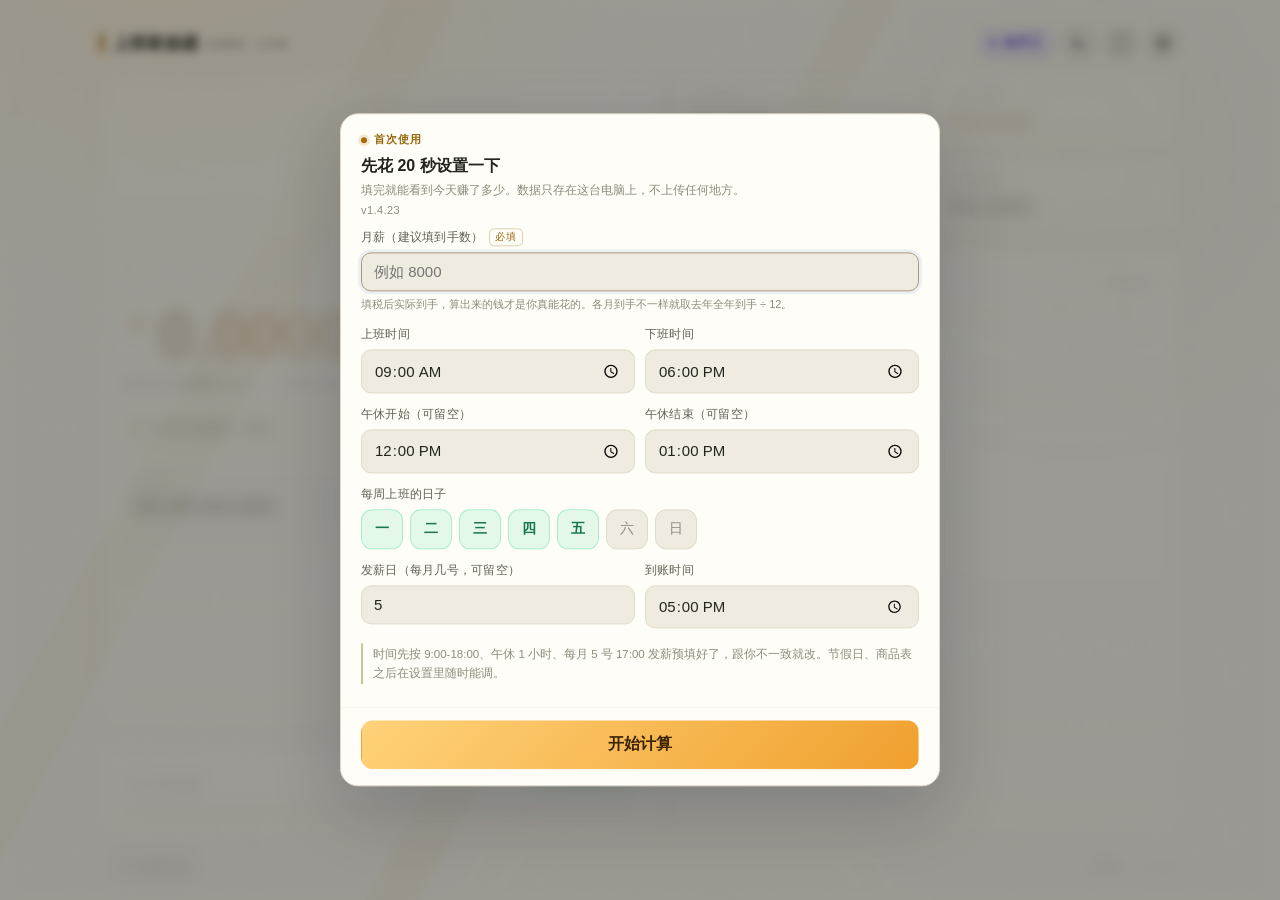
<file: src/index.html>
<!DOCTYPE html>
<html lang="zh-CN">
<head>
<meta charset="utf-8">
<meta name="viewport" content="width=device-width, initial-scale=1, maximum-scale=1, user-scalable=no, viewport-fit=cover">
<meta name="theme-color" content="#07090d">
<meta name="apple-mobile-web-app-capable" content="yes">
<meta name="apple-mobile-web-app-status-bar-style" content="black-translucent">
<title>上班鼓励器</title>
<link rel="icon" href="data:image/svg+xml,%3Csvg xmlns='http://www.w3.org/2000/svg' viewBox='0 0 32 32'%3E%3Crect width='32' height='32' rx='8' fill='%23090c12'/%3E%3Crect x='7' y='9' width='4' height='14' rx='2' fill='%23ffc857'/%3E%3Crect x='14' y='13' width='12' height='3' rx='1.5' fill='%234ade9f'/%3E%3Crect x='14' y='19' width='8' height='3' rx='1.5' fill='%234ade9f'/%3E%3C/svg%3E">
<link rel="stylesheet" href="app.css">
<script>
/* 主题必须在第一帧之前定下来，否则深色用户每次启动都会看见一瞬白底。
   所以这里直接读 localStorage 的原始值，不经过 Guliqi.normalize（那时引擎还没加载）。
   彩色主题名单跟 engine.js 的 THEME_LIST 保持一致（这边要赶在引擎加载前用，只能各放一份）。 */
(function () {
  var BASE = {
    light: 'light', dark: 'dark',
    aurora: 'dark', sunset: 'dark', galaxy: 'dark', ocean: 'dark', neon: 'dark',
    sakura: 'light', mint: 'light', ink: 'light', autumn: 'light', snow: 'light'
  };
  var mode = 'system';
  try {
    var s = localStorage.getItem('guliqi.cfg.v1');
    if (s) {
      var o = JSON.parse(s);
      if (o && BASE[o.theme]) mode = o.theme;
    }
  } catch (e) {}
  var sysDark = !window.matchMedia || window.matchMedia('(prefers-color-scheme: dark)').matches;
  var dark = BASE[mode] ? BASE[mode] === 'dark' : sysDark;
  var root = document.documentElement;
  root.setAttribute('data-theme', dark ? 'dark' : 'light');
  // 「跟随系统」按解析出的明暗落到对应的默认场景；其余主题自己就是场景名
  root.setAttribute('data-accent', BASE[mode] ? mode : (dark ? 'dark' : 'light'));
})();
</script>
</head>
<body>
<!-- 主题场景层：SVG 山峦 / 波浪 / 极光 / 星座 / 山水墨、3D 网格、落日光晕等。
     全部固定铺满视口、不吃鼠标，按 <html data-accent> 决定显示哪一组。 -->
<div class="fx" id="themeFx" aria-hidden="true">
  <svg class="fx-svg" viewBox="0 0 1440 900" preserveAspectRatio="xMidYMid slice">
    <defs>
      <linearGradient id="fxAur1" x1="0" y1="0" x2="1" y2=".4">
        <stop offset="0" stop-color="#2dd4bf" stop-opacity="0"></stop>
        <stop offset=".42" stop-color="#5eead4" stop-opacity=".9"></stop>
        <stop offset="1" stop-color="#a78bfa" stop-opacity="0"></stop>
      </linearGradient>
      <linearGradient id="fxAur2" x1="0" y1="0" x2="1" y2=".4">
        <stop offset="0" stop-color="#7c3aed" stop-opacity="0"></stop>
        <stop offset=".5" stop-color="#a78bfa" stop-opacity=".8"></stop>
        <stop offset="1" stop-color="#22d3ee" stop-opacity="0"></stop>
      </linearGradient>
      <linearGradient id="fxWave1" x1="0" y1="0" x2="0" y2="1">
        <stop offset="0" stop-color="#ffffff" stop-opacity=".24"></stop>
        <stop offset="1" stop-color="#ffffff" stop-opacity="0"></stop>
      </linearGradient>
      <filter id="fxSoft" x="-40%" y="-40%" width="180%" height="180%"><feGaussianBlur stdDeviation="38"></feGaussianBlur></filter>
      <filter id="fxSoft2" x="-30%" y="-30%" width="160%" height="160%"><feGaussianBlur stdDeviation="12"></feGaussianBlur></filter>
    </defs>
    <g class="fx-aurora">
      <path d="M-120 250 C 220 40 540 390 840 170 S 1300 50 1560 230 L1560 400 C 1280 240 1040 510 760 330 S 200 290 -120 450 Z" fill="url(#fxAur1)" filter="url(#fxSoft)" opacity=".62"></path>
      <path d="M-120 370 C 240 190 580 510 920 290 S 1320 210 1560 370 L1560 510 C 1300 350 1020 630 700 430 S 190 410 -120 550 Z" fill="url(#fxAur2)" filter="url(#fxSoft)" opacity=".48"></path>
      <path d="M-120 140 C 300 20 620 260 980 110 S 1340 10 1560 130 L1560 210 C 1300 100 1060 300 760 200 S 240 150 -120 250 Z" fill="url(#fxAur1)" filter="url(#fxSoft)" opacity=".3"></path>
    </g>
    <g class="fx-hills">
      <path d="M0 690 L160 570 L300 645 L500 505 L690 660 L880 555 L1090 675 L1270 545 L1440 645 L1440 900 L0 900 Z"></path>
      <path d="M0 770 L190 690 L360 755 L560 655 L760 775 L980 680 L1180 770 L1440 690 L1440 900 L0 900 Z"></path>
    </g>
    <g class="fx-waves">
      <path d="M0 710 C 240 650 480 775 720 715 S 1200 655 1440 715 L1440 900 L0 900 Z"></path>
      <path d="M0 780 C 260 730 500 845 760 785 S 1220 730 1440 785 L1440 900 L0 900 Z"></path>
    </g>
    <g class="fx-const">
      <path d="M170 170 L285 255 L430 195 L545 320 L715 235 L860 300 L1010 205"></path>
      <path d="M285 255 L360 380 L545 320"></path>
      <path d="M1040 520 L1160 445 L1290 505 L1360 400"></path>
      <circle cx="170" cy="170" r="4"></circle><circle cx="285" cy="255" r="3"></circle>
      <circle cx="430" cy="195" r="4"></circle><circle cx="545" cy="320" r="3"></circle>
      <circle cx="715" cy="235" r="4"></circle><circle cx="860" cy="300" r="3"></circle>
      <circle cx="1010" cy="205" r="4"></circle><circle cx="1160" cy="445" r="3"></circle>
      <circle cx="1290" cy="505" r="4"></circle><circle cx="1360" cy="400" r="3"></circle>
    </g>
    <g class="fx-ink">
      <circle cx="1170" cy="190" r="82" fill="#b7412f" opacity=".12" filter="url(#fxSoft2)"></circle>
      <path d="M0 660 C 180 585 260 630 380 545 C 470 480 540 555 630 610 C 760 690 860 585 1010 620 C 1160 655 1280 590 1440 645 L1440 900 L0 900 Z" fill="#1e2321" opacity=".075" filter="url(#fxSoft2)"></path>
      <path d="M0 760 C 220 700 400 805 620 735 C 850 665 1020 790 1240 730 C 1320 705 1380 715 1440 740 L1440 900 L0 900 Z" fill="#1e2321" opacity=".1" filter="url(#fxSoft)"></path>
    </g>
    <g class="fx-branch">
      <path d="M-30 30 C 120 60 210 120 310 140 C 400 158 450 130 500 88" fill="none" stroke="#6b4a3a" stroke-width="8" stroke-linecap="round" opacity=".5"></path>
      <path d="M190 112 C 240 140 262 190 258 244" fill="none" stroke="#6b4a3a" stroke-width="5" stroke-linecap="round" opacity=".45"></path>
      <path d="M330 142 C 370 175 385 215 380 258" fill="none" stroke="#6b4a3a" stroke-width="4" stroke-linecap="round" opacity=".4"></path>
      <g fill="#f28ab0" opacity=".62">
        <circle cx="90" cy="58" r="13"></circle><circle cx="152" cy="88" r="10"></circle>
        <circle cx="258" cy="238" r="12"></circle><circle cx="238" cy="188" r="8"></circle>
        <circle cx="380" cy="252" r="11"></circle><circle cx="404" cy="132" r="9"></circle>
        <circle cx="470" cy="108" r="12"></circle><circle cx="312" cy="132" r="9"></circle>
      </g>
    </g>
    <g class="fx-birds" fill="none" stroke="#4a1c0c" stroke-width="3" stroke-linecap="round" opacity=".55">
      <path d="M900 250 q 14 -12 28 0 q 14 -12 28 0"></path>
      <path d="M980 210 q 11 -9 22 0 q 11 -9 22 0"></path>
      <path d="M1050 275 q 9 -8 18 0 q 9 -8 18 0"></path>
    </g>
    <g class="fx-jelly" opacity=".3">
      <path d="M250 470 C 250 420 350 420 350 470 C 350 490 330 500 300 500 C 270 500 250 490 250 470 Z" fill="#a5f3fc"></path>
      <path d="M262 492 q -8 40 4 74 M282 498 q -6 48 2 82 M300 500 q 4 48 -2 86 M318 498 q 8 44 0 80 M338 490 q 10 38 0 70" fill="none" stroke="#a5f3fc" stroke-width="3" stroke-linecap="round"></path>
      <path d="M1080 590 C 1080 550 1160 550 1160 590 C 1160 606 1144 614 1120 614 C 1096 614 1080 606 1080 590 Z" fill="#67e8f9"></path>
      <path d="M1090 608 q -6 32 3 60 M1106 613 q -4 38 1 66 M1120 615 q 3 38 -1 70 M1134 612 q 6 34 0 62 M1150 606 q 8 30 0 54" fill="none" stroke="#67e8f9" stroke-width="2.5" stroke-linecap="round"></path>
    </g>
    <g class="fx-boat" opacity=".45">
      <path d="M980 700 q 60 26 140 0 l -18 22 q -52 14 -104 0 Z" fill="#2b302c"></path>
      <path d="M1020 700 q 0 -30 30 -30 q 30 0 30 30 Z" fill="#2b302c"></path>
      <path d="M1050 670 l 0 30" stroke="#2b302c" stroke-width="3"></path>
    </g>
    <g class="fx-pine" fill="none" stroke="#3d5a52" stroke-width="5" stroke-linecap="round" opacity=".4">
      <path d="M-20 900 C 120 820 190 700 230 560"></path>
      <path d="M90 812 q -60 -20 -80 -60 M130 760 q 60 -30 76 -76 M170 700 q -66 -22 -90 -66 M205 626 q 60 -34 74 -86"></path>
      <path d="M1400 900 C 1300 840 1260 740 1240 640"></path>
      <path d="M1310 830 q 54 -24 72 -66 M1270 762 q -54 -24 -72 -66 M1248 688 q 52 -30 66 -76"></path>
    </g>
    <g class="fx-dunes">
      <path d="M0 700 C 200 620 340 720 520 660 C 700 600 820 700 1000 640 C 1180 580 1320 680 1440 640 L1440 900 L0 900 Z"></path>
      <path d="M0 780 C 220 720 400 810 640 760 C 880 710 1080 800 1280 750 C 1360 730 1400 745 1440 760 L1440 900 L0 900 Z"></path>
    </g>
    <g class="fx-snowdrift">
      <path d="M0 810 C 240 760 420 840 700 800 C 980 760 1200 840 1440 795 L1440 900 L0 900 Z" fill="#ffffff" opacity=".55"></path>
    </g>
  </svg>
  <div class="fx-sun"></div>
  <div class="fx-ring"></div>
  <div class="fx-grid"></div>
  <div class="fx-beams"></div>
  <div class="fx-wind"></div><div class="fx-rays"></div><div class="fx-rain"></div>
  <div class="fx-haze"></div><div class="fx-window"></div><div class="fx-meteor"></div>
  <div class="fx-daylight"></div>
  <div class="fx-glow ga"></div><div class="fx-glow gb"></div><div class="fx-glow gc"></div>
  <div class="fx-grain"></div><div class="fx-scan"></div>
</div>
<canvas id="bgFx" aria-hidden="true"></canvas>
<canvas id="rainFx" aria-hidden="true"></canvas>
<div class="app">

  <header class="top">
    <div class="brand">
      <span class="mark"></span>
      <span class="name">上班鼓励器</span>
      <span class="tag">EARN · LIVE</span>
    </div>
    <div class="top-r">
      <span class="badge" id="badge" data-s="idle">未开工</span>
      <button class="icon-btn" id="btnTheme" type="button" aria-label="切换到深色主题" title="切换到深色主题">
        <svg class="i-moon" viewBox="0 0 24 24" fill="none" stroke="currentColor" stroke-width="1.9" stroke-linecap="round" stroke-linejoin="round">
          <path d="M20.6 14.8A8.7 8.7 0 0 1 9.2 3.4 8.7 8.7 0 1 0 20.6 14.8z"></path>
        </svg>
        <svg class="i-sun" viewBox="0 0 24 24" fill="none" stroke="currentColor" stroke-width="1.9" stroke-linecap="round" stroke-linejoin="round">
          <circle cx="12" cy="12" r="4"></circle>
          <path d="M12 2v2.2M12 19.8V22M4.2 4.2l1.6 1.6M18.2 18.2l1.6 1.6M2 12h2.2M19.8 12H22M4.2 19.8l1.6-1.6M18.2 5.8l1.6-1.6"></path>
        </svg>
      </button>
      <button class="icon-btn" id="btnFullscreen" type="button" aria-label="进入全屏 (F11)" title="进入全屏 (F11)">
        <svg class="i-expand" viewBox="0 0 24 24" fill="none" stroke="currentColor" stroke-width="1.9" stroke-linecap="round" stroke-linejoin="round">
          <path d="M8 3H3v5M16 3h5v5M8 21H3v-5M16 21h5v-5"></path>
        </svg>
        <svg class="i-compress" viewBox="0 0 24 24" fill="none" stroke="currentColor" stroke-width="1.9" stroke-linecap="round" stroke-linejoin="round">
          <path d="M3 8h5V3M21 8h-5V3M3 16h5v5M21 16h-5v5"></path>
        </svg>
      </button>
      <button class="icon-btn" id="btnCfg" aria-label="设置">
        <svg viewBox="0 0 24 24" fill="none" stroke="currentColor" stroke-width="1.9" stroke-linecap="round">
          <circle cx="12" cy="12" r="3.2"></circle>
          <path d="M19.4 15a1.65 1.65 0 0 0 .33 1.82l.06.06a2 2 0 1 1-2.83 2.83l-.06-.06a1.65 1.65 0 0 0-1.82-.33 1.65 1.65 0 0 0-1 1.51V21a2 2 0 1 1-4 0v-.09A1.65 1.65 0 0 0 9 19.4a1.65 1.65 0 0 0-1.82.33l-.06.06a2 2 0 1 1-2.83-2.83l.06-.06a1.65 1.65 0 0 0 .33-1.82 1.65 1.65 0 0 0-1.51-1H3a2 2 0 1 1 0-4h.09A1.65 1.65 0 0 0 4.6 9a1.65 1.65 0 0 0-.33-1.82l-.06-.06a2 2 0 1 1 2.83-2.83l.06.06A1.65 1.65 0 0 0 9 4.6a1.65 1.65 0 0 0 1-1.51V3a2 2 0 1 1 4 0v.09a1.65 1.65 0 0 0 1 1.51 1.65 1.65 0 0 0 1.82-.33l.06-.06a2 2 0 1 1 2.83 2.83l-.06.06A1.65 1.65 0 0 0 19.4 9v0a1.65 1.65 0 0 0 1.51 1H21a2 2 0 1 1 0 4h-.09a1.65 1.65 0 0 0-1.51 1z"></path>
        </svg>
      </button>
    </div>
  </header>

  <main class="grid">
    <div class="col-a">
      <section class="card hero">
        <div class="hero-top">
          <div class="when">
            <span class="wd" id="weekday">--</span>
            <span class="date" id="date">--</span>
          </div>
          <span class="clock" id="clock">--:--:--.---</span>
        </div>

        <div class="money-line">
          <span class="cur" id="cur">￥</span>
          <span class="hero-money" id="earned">0.0000</span>
        </div>

        <div class="hero-sub">
          <span>赚钱速度 <b id="speed">0.0000</b> 元/秒</span>
          <span class="sep">·</span>
          <span id="phaseNote">今天共 8.00 小时计薪</span>
        </div>

        <div class="msg" id="msg" data-k="plain">
          <span class="acc"></span>
          <span class="body" id="msgBody">今天也在赚钱，稳住</span>
        </div>

        <div class="duo">
          <div>
            <div class="k">已上班</div>
            <div class="v" id="duoWorked">00:00:00.000</div>
            <div class="s" id="duoIn">--</div>
          </div>
          <div>
            <div class="k">距下班</div>
            <div class="v" id="duoLeft">00:00:00.000</div>
            <div class="s" id="duoOut">--</div>
          </div>
        </div>

        <div class="payday" id="paydayRow" style="display:none">
          <span class="k">距发薪</span>
          <b class="v" id="paydayLeft">--</b>
          <span class="s" id="paydayWhen">--</span>
        </div>
      </section>

      <section class="card">
        <div class="prog-head">
          <span class="t">今日工时进度</span>
          <span class="p" id="pct">0.0000%</span>
        </div>
        <div class="bar"><i id="barFill"></i><span class="bar-break" id="barBreak"></span></div>
      </section>
    </div>

    <div class="col-b">
      <section class="stats">
        <div class="stat s-month">
          <div class="k"><i style="background:#8892a6"></i>本月累计</div>
          <div class="v" id="monthTotal">￥0.0000</div>
        </div>
        <div class="stat s-year">
          <div class="k"><i style="background:#ffc857"></i>本年已赚</div>
          <div class="v" id="yearEarned">￥0.0000</div>
        </div>
        <div class="stat s-hour">
          <div class="k"><i style="background:#4cc9f0"></i>时薪</div>
          <div class="v" id="hourly">￥0.0000</div>
        </div>
        <div class="stat s-full">
          <div class="k"><i style="background:#4ade9f"></i>今日满勤</div>
          <div class="v" id="dailyPay">￥0.0000</div>
        </div>
      </section>

      <section class="card cal-card">
        <div class="cal-head">
          <div class="cal-left">
            <button class="cal-nav" id="calPrev" aria-label="上个月" title="上个月">‹</button>
            <span class="cal-title" id="calTitle"><b>--</b> 月</span>
            <button class="cal-nav" id="calNext" aria-label="下个月" title="下个月">›</button>
            <button class="cal-back" id="calToday" style="display:none">回到本月</button>
          </div>
          <span class="cal-num">第 <b id="dayNo">0</b> / <b id="dayTotal">0</b> 天</span>
        </div>
        <div class="week">
          <span>一</span><span>二</span><span>三</span><span>四</span><span>五</span><span>六</span><span>日</span>
        </div>
        <div class="cal-body">
          <div class="days" id="days"></div>
          <div class="cal-watermark" id="calWatermark" aria-hidden="true"></div>
        </div>
      </section>
    </div>
  </main>

  <footer class="foot">
    <button class="btn-ghost" id="btnHide">
      <svg viewBox="0 0 24 24" fill="none" stroke="currentColor" stroke-width="1.9" stroke-linecap="round" stroke-linejoin="round" id="eyeIcon">
        <path d="M2 12s3.6-7 10-7 10 7 10 7-3.6 7-10 7-10-7-10-7z"></path>
        <circle cx="12" cy="12" r="3"></circle>
      </svg>
      <span id="hideTxt">隐藏金额</span>
    </button>
    <div class="foot-r">
      <a class="author" href="https://github.com/yoea" target="_blank" rel="noopener noreferrer" title="打开作者 GitHub 主页">Ethan</a>
      <span class="dot">·</span>
      <button class="ver" id="verNum" title="点击检查新版本">v1.4.23</button>
    </div>
  </footer>
</div>

<!-- 全局 toast：查更新结果等一次性提示 -->
<div class="toast" id="toast" role="status" aria-live="polite"></div>

<!-- 手动检查更新发现新版本时弹的框：要不要现在去下载 -->
<div class="notepop" id="updatePop">
  <div class="mask" id="updatePopMask"></div>
  <div class="box" role="dialog" aria-modal="true" aria-label="发现新版本">
    <h3>发现新版本 <span id="updPopTag">--</span></h3>
    <p class="sub">当前版本 <span id="updPopCur">--</span>，新版本已经发布，要现在去下载吗？</p>
    <div class="acts">
      <button class="btn cancel" id="updPopLater" type="button">暂不更新</button>
      <button class="btn primary" id="updPopGo" type="button">去下载</button>
    </div>
  </div>
</div>

<!-- ================= 设置面板 ================= -->
<div class="sheet" id="sheet">
  <div class="mask" id="mask"></div>
  <div class="panel" id="panel" role="dialog" aria-modal="true" aria-label="设置">
    <div class="panel-grab"></div>
    <div class="panel-head">
      <div class="setup-tip" id="setupTip">
        <span class="dot"></span>首次使用
      </div>
      <h2 id="panelTitle">设置</h2>
      <p class="sub" id="panelSub">改完点保存立即生效，只存在这台电脑的数据库里。</p>
      <span class="setup-ver" id="setupVer"></span>
    </div>

    <div class="panel-tabs" id="panelTabs" role="tablist">
      <button type="button" role="tab" data-pane="work">工时</button>
      <button type="button" role="tab" data-pane="cal">日历</button>
      <button type="button" role="tab" data-pane="items">鼓励语</button>
      <button type="button" role="tab" data-pane="look">外观</button>
      <button type="button" role="tab" data-pane="desk">桌面</button>
      <button type="button" role="tab" data-pane="about">关于</button>
    </div>

    <div class="panel-body">
    <div class="tab-pane active" data-pane="work">

    <div class="field">
      <label for="fSalary">月薪（建议填到手数）<span class="req" id="salaryReq">必填</span></label>
      <input type="number" id="fSalary" step="100" min="0" inputmode="decimal" placeholder="例如 8000">
      <div class="err" id="salaryErr"></div>
      <div class="hint">填税后实际到手，算出来的钱才是你真能花的。各月到手不一样就取去年全年到手 ÷ 12。</div>
    </div>

    <div class="row2">
      <div class="field">
        <label for="fStart">上班时间</label>
        <input type="time" id="fStart">
      </div>
      <div class="field">
        <label for="fEnd">下班时间</label>
        <input type="time" id="fEnd">
      </div>
    </div>
    <div class="err" id="timeErr"></div>

    <div class="row2">
      <div class="field">
        <label for="fBreakS">午休开始（可留空）</label>
        <input type="time" id="fBreakS">
      </div>
      <div class="field">
        <label for="fBreakE">午休结束（可留空）</label>
        <input type="time" id="fBreakE">
      </div>
    </div>
    <div class="err" id="breakErr"></div>

    <div class="field">
      <label>每周上班的日子</label>
      <div class="wd" id="fWeek">
        <button data-w="1">一</button><button data-w="2">二</button><button data-w="3">三</button>
        <button data-w="4">四</button><button data-w="5">五</button><button data-w="6">六</button>
        <button data-w="7">日</button>
      </div>
    </div>

    <div class="row2">
      <div class="field">
        <label for="fPayDay">发薪日（每月几号，可留空）</label>
        <input type="number" id="fPayDay" min="1" max="31" step="1" inputmode="numeric" placeholder="5">
      </div>
      <div class="field">
        <label for="fPayTime">到账时间</label>
        <input type="time" id="fPayTime">
      </div>
    </div>
    <div class="err" id="payErr"></div>

    <div class="sec-note" id="secNote">时间先按 9:00-18:00、午休 1 小时、每月 5 号 17:00 发薪预填好了，跟你不一致就改。节假日、商品表之后在设置里随时能调。</div>

    </div>

    <div class="tab-pane" data-pane="cal">
    <div class="field adv-field">
      <label>法定节假日（一行一个，YYYY-MM-DD）</label>
      <textarea id="fHolidays" spellcheck="false" placeholder="2026-10-01"></textarea>
      <div class="hint">已内置 2026 年官方安排（春节 2/15–2/23 连休 9 天）和 2027 年推算日期，可自行增删。留空也安全：会当作没有节假日，只按周末推算，不会出错。</div>
    </div>

    <div class="field adv-field">
      <label for="fMakeup">调休补班日（一行一个，YYYY-MM-DD）</label>
      <textarea id="fMakeup" spellcheck="false" placeholder="2026-09-27"></textarea>
      <div class="hint">周末要上班的日子，填了就算工作日。已内置 2026 年官方 6 天补班日；各公司排班不一样，可自行增删，留空只会把补班日当休息日算，不会出错。</div>
    </div>
    </div>

    <div class="tab-pane" data-pane="items">
    <div class="field adv-field">
      <label for="fItems">鼓励语商品表<span class="cnt" id="advCount">21 件</span></label>
      <textarea id="fItems" spellcheck="false" style="min-height:200px"></textarea>
      <div class="hint">每行「名称,价格」。程序会在今天还没赚到、但收工前赚得到的商品里挑最贵的一件当目标。</div>
    </div>
    </div>

    <div class="tab-pane" data-pane="look">
    <div class="field adv-field">
      <label>界面主题</label>
      <div class="theme-mode" id="themeMode" role="group" aria-label="跟随系统">
        <button type="button" data-theme-opt="system"><i class="sw" style="background:linear-gradient(100deg,#202632 0 50%,#eef1f5 50% 100%)"></i><span>跟随系统</span></button>
        <em>按 Windows 明暗自动切换下面两套默认场景</em>
      </div>
      <div class="seg" id="fTheme" role="group" aria-label="场景主题"></div>
      <div class="theme-story" id="themeStory"></div>
      <div class="hint">每套主题都是「场景 + 意向 + 色彩」：主色约七成，点缀约三成，配专属背景动效。点一下立刻预览，点保存才记住；右上角快捷按钮仍只切两套默认主题。</div>
    </div>

    <div class="field adv-field">
      <div class="switch">
        <div>
          <div class="t">演示模式</div>
          <div class="d">忽略周末和节假日，按工作日演算，方便休息日预览效果</div>
        </div>
        <input type="checkbox" id="fDemo">
      </div>
      <div id="demoTimeBox" class="demo-box" style="display:none">
        <label for="fDemoTime">演示时间（把"现在"挪到几点）</label>
        <div class="row2">
          <input type="time" id="fDemoTime">
          <button type="button" class="btn-mini" id="btnDemoClear">跟随真实</button>
        </div>
        <div class="demo-chips" id="demoChips"></div>
        <div class="hint">只挪时钟，不动工资和工时。设好后时间会从这一刻继续往前跑，进度、已赚、鼓励语都按它重算；留空就是跟随真实时间。</div>
      </div>
    </div>
    </div>

    <div class="tab-pane" data-pane="desk">
    <div class="field adv-field" id="deskBox" style="display:none">
      <div class="switch">
        <div>
          <div class="t">开机自动启动</div>
          <div class="d">登录 Windows 后自动打开，直接进主界面。</div>
        </div>
        <input type="checkbox" id="fAutostart">
      </div>
      <div class="switch" style="margin-top:9px">
        <div>
          <div class="t">到点提醒</div>
          <div class="d">午休开始、结束和下班时各弹一条通知，关掉不影响计时。</div>
        </div>
        <input type="checkbox" id="fNotify">
      </div>
      <div class="switch" style="margin-top:9px">
        <div>
          <div class="t">启动时检查更新</div>
          <div class="d">打开时向 GitHub 查一次版本号，查到新版弹窗问是否下载。</div>
        </div>
        <input type="checkbox" id="fCheckUpdate">
      </div>
      <div class="switch" style="margin-top:9px">
        <div>
          <div class="t">点叉号直接退出</div>
          <div class="d">勾上：点叉号直接退出程序。不勾：缩到托盘继续计时。</div>
        </div>
        <input type="checkbox" id="fCloseExit">
      </div>
      <div class="hint" id="deskHint"></div>
    </div>
    </div>

    <div class="tab-pane" data-pane="about">
    <div class="about-hero">
      <span class="ico">
        <svg viewBox="0 0 24 24" fill="none" stroke="currentColor" stroke-width="1.9" stroke-linecap="round" stroke-linejoin="round">
          <circle cx="12" cy="12" r="9"></circle><path d="M12 7v5l3.2 1.9"></path>
        </svg>
      </span>
      <div>
        <div class="nm">上班鼓励器</div>
        <div class="ds">把月薪拆成每秒都在跳的数字 <span id="aboutVer">v--</span></div>
      </div>
    </div>

    <div class="about">
      <div class="about-row">
        <span class="k">源码</span>
        <span class="v">
          <button type="button" class="about-link" data-url="https://github.com/yoea/get-paid-live">github.com/yoea/get-paid-live</button>
        </span>
      </div>
      <div class="about-row">
        <span class="k">许可</span>
        <span class="v">
          <button type="button" class="about-link" data-url="https://github.com/yoea/get-paid-live/blob/main/LICENSE">MIT License</button>
          <span style="color:var(--faint)"> © 2026 Ethan</span>
        </span>
      </div>
      <div class="about-row">
        <span class="k">隐私</span>
        <span class="v">
          <button type="button" class="about-link" data-url="https://github.com/yoea/get-paid-live/blob/main/docs/PRIVACY.md">数据只存本机，不上传</button>
        </span>
      </div>
      <div class="about-row">
        <span class="k">反馈</span>
        <span class="v">
          <button type="button" class="about-link" data-url="https://github.com/yoea/get-paid-live/issues">提交 issue</button>
        </span>
      </div>
      <div class="about-row">
        <span class="k">更新</span>
        <span class="v about-ver">
          <b id="aboutCur">v--</b>
          <button type="button" class="about-act" id="aboutUpdate" disabled>检查中…</button>
        </span>
      </div>
      <div class="about-row">
        <span class="k">数据</span>
        <span class="v">
          <button type="button" class="about-path" id="aboutDir" title="点击打开数据目录">%LOCALAPPDATA%\ShangBanGuLiQi\</button>
        </span>
      </div>
    </div>

    <p class="about-note">
      MIT 许可：可以随便用、改、分发，包括商用，保留版权声明即可；软件按「原样」提供，不附带任何担保。
    </p>
    </div>
    </div>

    <div class="panel-actions">
      <button class="btn danger" id="btnReset">重设</button>
      <button class="btn cancel" id="btnCancel">取消</button>
      <button class="btn primary" id="btnSave">保存</button>
    </div>
  </div>
</div>

<!-- ================= 日期备注 ================= -->
<div class="notepop" id="notePop">
  <div class="mask" id="noteMask"></div>
  <div class="box" role="dialog" aria-modal="true" aria-label="日期备注">
    <h3 id="noteTitle">--</h3>
    <p class="sub">给这天记一句话，100 字以内。存在本机的 data.db 里，不上传。</p>
    <textarea id="noteBody" maxlength="100" spellcheck="false" placeholder="比如：今天发工资 / 需求评审过了一版"></textarea>
    <div class="cnt" id="noteCnt">0 / 100</div>
    <div class="acts">
      <button class="btn danger" id="noteDel" style="display:none">删除</button>
      <button class="btn cancel" id="noteCancel">取消</button>
      <button class="btn primary" id="noteSave">保存</button>
    </div>
  </div>
</div>

<script src="engine.js"></script>
<script src="lunar.js"></script>

<script src="ui.js"></script>
</body>
</html>
</file>
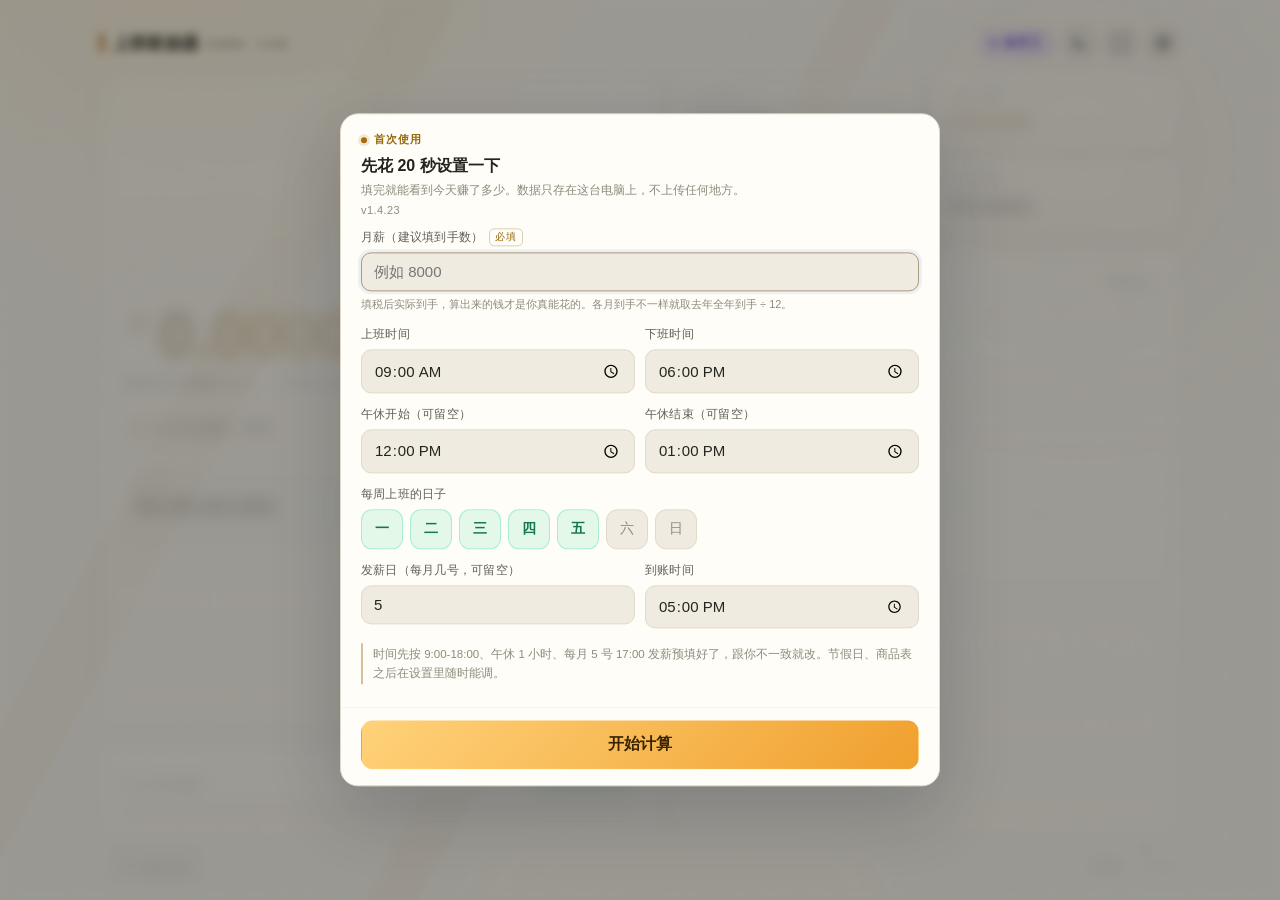
<file: 上班鼓励器.html>
<!DOCTYPE html>
<!-- 本文件由 merge.py 从 src/ 生成。要改东西请改 src/ 下的源文件，别直接编辑这里。 -->
<html lang="zh-CN">
<head>
<meta charset="utf-8">
<meta name="viewport" content="width=device-width, initial-scale=1, maximum-scale=1, user-scalable=no, viewport-fit=cover">
<meta name="theme-color" content="#07090d">
<meta name="apple-mobile-web-app-capable" content="yes">
<meta name="apple-mobile-web-app-status-bar-style" content="black-translucent">
<title>上班鼓励器</title>
<link rel="icon" href="data:image/svg+xml,%3Csvg xmlns='http://www.w3.org/2000/svg' viewBox='0 0 32 32'%3E%3Crect width='32' height='32' rx='8' fill='%23090c12'/%3E%3Crect x='7' y='9' width='4' height='14' rx='2' fill='%23ffc857'/%3E%3Crect x='14' y='13' width='12' height='3' rx='1.5' fill='%234ade9f'/%3E%3Crect x='14' y='19' width='8' height='3' rx='1.5' fill='%234ade9f'/%3E%3C/svg%3E">
<style>
/* 颜色一律走变量：组件规则里不写字面色值，换主题只换这一层。
   --w1/--w2/--w2b/--w3 是"浮在底色上的那点白"，浅色主题下要反过来变成深色。 */
:root{
  color-scheme:dark;
  --bg:#07090d;
  --surface:#0c1017;
  --inset:#070a0f;
  --raise:#141a23;
  --panel-a:rgba(255,255,255,.038);
  --panel-b:rgba(255,255,255,.012);
  --line:#212a38;
  --line-soft:#1a222e;
  --line-hover:#2d3a4d;
  --line-focus:#3a4a61;
  --text:#e6ebf3;
  --dim:#8892a6;
  --faint:#4d5769;
  --tag:#5f6b7d;
  --gold:#ffc857;
  --gold-2:#ffd97a;
  --amber:#ff9e5e;
  --mint:#4ade9f;
  --cyan:#4cc9f0;
  --violet:#a78bfa;
  --weekend:#465c85;
  --weekend-bg:rgba(70,92,133,.2);
  --weekend-fg:#8fa8d4;
  --holiday:#9d7bef;
  --holiday-bg:rgba(157,123,239,.2);
  --holiday-fg:#c9b6ff;
  --note-dot:#ff6161;
  --mint-fg:#8ff0c2;
  --amber-fg:#ffc39a;
  --masked:#8b96a8;
  --masked-2:#66707f;
  --day-todo:#5b6678;
  --badge-fg:#b4bfd0;
  --muted-acc:#55637a;
  --grab:#2a3444;
  --hero-grad-a:#fff3d2;
  --w1:rgba(255,255,255,.022);
  --w2:rgba(255,255,255,.03);
  --w2b:rgba(255,255,255,.028);
  --w3:rgba(255,255,255,.05);
  --gold-tint:rgba(255,200,87,.07);
  --gold-tint-2:rgba(255,200,87,.13);
  --gold-tint-3:rgba(255,200,87,.22);
  --gold-line:rgba(255,200,87,.3);
  --gold-line-2:rgba(255,200,87,.4);
  --mask:rgba(3,5,9,.72);
  --radius:18px;
  /* 卡片外观再抽一层：彩色主题只改这几个变量就能换边框、圆角、玻璃质感和发光 */
  --card-line:var(--line);
  --card-radius:var(--radius);
  --card-shadow:none;
  --card-bg-a:var(--panel-a);
  --card-bg-b:var(--panel-b);
  --hero-glow:rgba(255,200,87,.11);
  /* 主题场景层的三团柔光颜色，默认不显示；彩色主题各自覆盖 */
  --fx1:transparent;--fx2:transparent;--fx3:transparent;
}


*{box-sizing:border-box;-webkit-tap-highlight-color:transparent}
html,body{margin:0;padding:0}
/* 禁双击缩放：manipulation 只关掉双击放大，保留双指缩放（不伤无障碍） */
html{touch-action:manipulation;-webkit-text-size-adjust:100%;text-size-adjust:100%}
body{touch-action:manipulation}
/* ---------- 外层滚动条：藏掉，但不禁用 ----------
   滚轮、触控板、PageUp/PageDown、空格、拖动滚动条区域以外的一切滚动方式都照旧。
   这么做的实际收益有两个，不是纯审美：
   1) 滚动条占的那十几像素会让「内容够不够高」在切换时整页左右跳一下，窗口从
      刚好放下拉到差一点点时尤其明显；
   2) window.innerWidth 是含滚动条宽度的，固定定位的粒子画布按它铺满会比视口
      宽出一截 —— 于是窗口一变小就横竖两条滚动条互相把对方撑出来。
   横向一律 clip：内容怎么都该在自己的宽度内重排，漏出来的零头切掉就好。
   clip 不创建滚动容器（hidden 会），也不会把 fixed 子孙的包含块改成 html。 */
html{scrollbar-width:none;-ms-overflow-style:none;overflow-x:clip}
html::-webkit-scrollbar,body::-webkit-scrollbar{width:0;height:0;display:none}
body{overscroll-behavior-y:none}
body{
  background:
    radial-gradient(900px 520px at 12% -12%,rgba(255,200,87,.075),transparent 62%),
    radial-gradient(760px 440px at 92% -4%,rgba(78,205,196,.055),transparent 58%),
    var(--bg);
  background-attachment:fixed;
  color:var(--text);
  font-family:-apple-system,BlinkMacSystemFont,"Segoe UI","PingFang SC","Hiragino Sans GB","Microsoft YaHei",sans-serif;
  min-height:100vh;
  padding:18px 14px calc(12px + env(safe-area-inset-bottom));
  -webkit-font-smoothing:antialiased;
  text-rendering:optimizeLegibility;
  /* 纵向排布即可：页脚跟在内容后面，不强制贴视口底——
     窗口多出来的高度交给桌面层按内容实际高度收窗（fit_window），两边都不留空洞 */
  display:flex;
  flex-direction:column;
}
.num, .hero-money, .v, .clock, .duo .v, .prog-head .p, .day{font-variant-numeric:tabular-nums;font-feature-settings:"tnum" 1}

.app{max-width:1080px;margin:0 auto;width:100%;display:flex;flex-direction:column}

/* ---------- 顶栏 ---------- */
.top{display:flex;align-items:center;justify-content:space-between;gap:12px;margin-bottom:14px}
.brand{display:flex;align-items:center;gap:9px;min-width:0}
.mark{width:4px;height:19px;border-radius:2px;background:linear-gradient(180deg,var(--gold-2),var(--amber));box-shadow:0 0 14px rgba(255,200,87,.45);flex:0 0 auto}
.name{font-size:17px;font-weight:700;letter-spacing:.01em;white-space:nowrap}
.tag{font-size:10.5px;letter-spacing:.17em;color:var(--tag);font-weight:600;white-space:nowrap;padding-top:2px}
.top-r{display:flex;align-items:center;gap:8px;flex:0 0 auto}
.badge{
  display:inline-flex;align-items:center;gap:6px;
  padding:5px 11px;border-radius:999px;font-size:12.5px;font-weight:650;
  border:1px solid transparent;white-space:nowrap;
}
.badge::before{content:"";width:6px;height:6px;border-radius:50%;background:currentColor;opacity:.9}
.badge[data-s=work]{color:#0a1e15;background:linear-gradient(135deg,#5eeaa8,#2fbf82);box-shadow:0 0 18px rgba(74,222,159,.28)}
.badge[data-s=work]::before{animation:pulse 2s infinite;background:#0a1e15}
.badge[data-s=rest]{color:#2a1503;background:linear-gradient(135deg,#ffd07a,#ff9e5e)}
.badge[data-s=off]{color:#062027;background:linear-gradient(135deg,#7ee0f5,#4cc9f0)}
.badge[data-s=idle]{color:#cbb8ff;background:rgba(167,139,250,.14);border-color:rgba(167,139,250,.3)}
.badge[data-s=holiday]{color:var(--badge-fg);background:var(--w3);border-color:var(--line)}
@keyframes pulse{0%,100%{opacity:.55;transform:scale(.85)}50%{opacity:1;transform:scale(1)}}
.icon-btn{
  width:34px;height:34px;display:grid;place-items:center;border-radius:11px;
  border:1px solid var(--line);background:var(--w2);color:var(--dim);
  cursor:pointer;transition:.16s;padding:0;
}
.icon-btn:hover{color:var(--text);border-color:var(--line-hover)}
.icon-btn:active{transform:scale(.94)}
.icon-btn svg{width:16px;height:16px}
/* 顶栏一键切主题：当前浅色显示月亮（点了变深），当前深色显示太阳。
   图标只表示"点下去会发生什么"，跟顶栏其它动作型按钮一致。 */
#btnTheme .i-sun{display:none}
:root[data-theme=dark] #btnTheme .i-moon{display:none}
:root[data-theme=dark] #btnTheme .i-sun{display:block}
/* 全屏按钮：未全屏显示向外四角，全屏后显示向内四角 */
#btnFullscreen .i-compress{display:none}
html.fullscreen #btnFullscreen .i-expand{display:none}
html.fullscreen #btnFullscreen .i-compress{display:block}

/* ---------- 栅格 ---------- */
.grid{display:grid;gap:13px;grid-template-columns:1fr;flex:1;align-content:start}
.col-a,.col-b{display:flex;flex-direction:column;gap:13px;min-width:0}
@media(min-width:900px){
  .grid{grid-template-columns:minmax(0,1.1fr) minmax(0,1fr);gap:15px;align-items:stretch}
  .col-a,.col-b{gap:15px}
  .hero{flex:1;display:flex;flex-direction:column;justify-content:center}
  /* 日历那栏也要吃掉纵向余量，否则窗口拉高后空白全堆在它下面 */
  .col-b{justify-content:space-between}
  .col-b .card{flex:1;display:flex;flex-direction:column}
  .col-b .card .cal-body{flex:1;display:flex;flex-direction:column}
  .col-b .card .days{flex:1;grid-auto-rows:minmax(34px,1fr)}
}

/* ---------- 卡片 ---------- */
.card{
  position:relative;
  background:linear-gradient(180deg,var(--card-bg-a),var(--card-bg-b));
  border:1px solid var(--card-line);
  border-radius:var(--card-radius);
  box-shadow:var(--card-shadow);
  padding:17px 17px 18px;
  min-width:0;
}

/* ---------- 主卡 ---------- */
.hero{overflow:hidden;padding:19px 17px 20px}
.hero::before{
  content:"";position:absolute;inset:0;border-radius:inherit;pointer-events:none;
  background:radial-gradient(560px 190px at 0% -10%,var(--hero-glow),transparent 66%);
}
.hero>*{position:relative}
.hero-top{
  display:flex;align-items:center;justify-content:space-between;gap:10px;
  padding-bottom:11px;border-bottom:1px solid var(--line-soft);
}
.hero-top .when{display:flex;align-items:baseline;gap:8px;min-width:0;white-space:nowrap}
.hero-top .wd{font-size:14px;font-weight:700;color:var(--text);letter-spacing:.01em}
.hero-top .date{font-size:12px;color:var(--faint);letter-spacing:.01em}
.clock{font-size:14px;font-weight:600;color:var(--text);opacity:.9;letter-spacing:.02em;white-space:nowrap}
.money-line{display:flex;align-items:flex-start;gap:7px;margin:16px 0 8px}
.cur{font-size:clamp(19px,5vw,26px);color:var(--gold);opacity:.9;font-weight:600;transform:translateY(.16em);transition:.2s}
.hero-money{
  font-size:clamp(40px,12.6vw,62px);
  font-weight:750;line-height:1;letter-spacing:-.022em;
  background:linear-gradient(102deg,var(--hero-grad-a) 0%,var(--gold) 44%,var(--amber) 100%);
  -webkit-background-clip:text;background-clip:text;color:transparent;
  word-break:break-all;
}
.hero-money.masked{
  font-size:clamp(34px,10vw,54px);letter-spacing:.09em;
  background:none;-webkit-text-fill-color:var(--masked);color:var(--masked);
}
.stat .v.masked{color:var(--masked-2)!important}
.hero-sub{display:flex;flex-wrap:wrap;align-items:center;gap:4px 12px;font-size:12.5px;color:var(--dim)}
.hero-sub b{color:var(--text);font-weight:650;font-size:13px}
.sep{color:var(--faint)}

.msg{
  margin-top:15px;padding:10px 13px 10px 11px;border-radius:12px;
  display:flex;align-items:stretch;gap:9px;
  background:rgba(74,222,159,.055);border:1px solid rgba(74,222,159,.16);
  font-size:13.5px;line-height:1.55;
}
.msg .acc{width:3px;border-radius:2px;background:var(--mint);flex:0 0 auto}
.msg .body{min-width:0;flex:1}
.msg em{font-style:normal;font-weight:700;color:var(--mint-fg)}
.msg .to{color:var(--dim);margin:0 4px}
.msg .arrow{color:var(--faint);margin:0 2px}
.msg[data-k=distance]{background:rgba(255,158,94,.055);border-color:rgba(255,158,94,.18)}
.msg[data-k=distance] .acc{background:var(--amber)}
.msg[data-k=distance] em{color:var(--amber-fg)}
.msg[data-k=rest]{background:rgba(255,158,94,.05);border-color:rgba(255,158,94,.16)}
.msg[data-k=rest] .acc{background:var(--amber)}
.msg[data-k=off]{background:rgba(76,201,240,.05);border-color:rgba(76,201,240,.16)}
.msg[data-k=off] .acc{background:var(--cyan)}
.msg[data-k=holiday]{background:var(--w2);border-color:var(--line)}
.msg[data-k=holiday] .acc{background:var(--muted-acc)}
.msg[data-k=plain]{background:var(--w2);border-color:var(--line)}
.msg[data-k=plain] .acc{background:var(--muted-acc)}

.duo{display:grid;grid-template-columns:1fr 1fr;gap:9px;margin-top:15px}
.duo>div{background:var(--w2b);border:1px solid var(--line-soft);border-radius:12px;padding:9px 11px;min-width:0}
.duo .k{font-size:11px;color:var(--faint);letter-spacing:.05em}
.duo .v{font-size:clamp(14px,3.9vw,18px);font-weight:650;margin-top:3px;color:var(--text);white-space:nowrap;overflow:hidden;text-overflow:clip}
/* 上/下班时间：跟在两个大数下面的一行小字 */
.duo .s{font-size:10.5px;color:var(--faint);margin-top:4px;white-space:nowrap;overflow:hidden;text-overflow:ellipsis}

/* ---------- 发薪日 ---------- */
/* 主卡下面一条金边小横条。发薪日是"还有多久拿到钱"，跟这张卡的主题一致，
   所以放这里，不占统计格。右端的日期靠 margin-left:auto 顶到最右，
   窄窗口时先被省略号吃掉的是它，倒计时本身永远完整。 */
.payday{
  display:flex;align-items:baseline;gap:8px;margin-top:9px;padding:8px 11px;
  border-radius:12px;border:1px solid var(--gold-line);background:var(--gold-tint);
  font-size:11.5px;color:var(--faint);min-width:0;
}
.payday .k{flex:0 0 auto;color:var(--gold-2);font-weight:650;letter-spacing:.04em;white-space:nowrap}
.payday .v{
  flex:0 0 auto;color:var(--gold);font-weight:700;font-size:13px;
  white-space:nowrap;font-variant-numeric:tabular-nums;letter-spacing:.01em;
}
.payday .s{margin-left:auto;min-width:0;white-space:nowrap;overflow:hidden;text-overflow:ellipsis}

/* ---------- 进度 ---------- */
.prog-head{display:flex;align-items:baseline;justify-content:space-between;gap:10px;margin-bottom:10px}
.prog-head .t{font-size:12.5px;color:var(--dim);letter-spacing:.02em}
.prog-head .p{font-size:21px;font-weight:750;color:var(--mint);letter-spacing:-.01em}
.bar{position:relative;height:11px;border-radius:999px;background:var(--raise);border:1px solid var(--line);overflow:hidden}
/* 过渡：宽度每次变化都平滑插值（午休停在原地、13:00 突然跳一格这类场景不再生硬）。
   缓动取"起步快、收尾稳"的曲线，60fps 下逐帧微调时视觉上就是匀速滑动。 */
.bar>i{display:block;height:100%;width:0;border-radius:999px;background:linear-gradient(90deg,var(--bar-a,#2fbf82),var(--bar-b,#4ade9f) 42%,var(--bar-c,#ffc857) 100%);box-shadow:0 0 12px var(--bar-glow,rgba(74,222,159,.3));transition:width .3s cubic-bezier(.33,0,.2,1)}
/* 午休：轴按"当天时间"做刻度，午休段就按真实时长占位（1 小时 / 9 小时 ≈ 11%），
   left 与 width 都由 JS 按上下班和午休时间算，这里不写死。
   底色用 --surface（深色比轨道更深、浅色比轨道更白），条纹叠在它上面 ⇒ 整段不透明，
   能把底下的进度填充盖住，午休那一段永远显示为"跳过"。 */
.bar-break{
  position:absolute;top:0;bottom:0;width:0;min-width:3px;border-radius:2px;
  background:
    repeating-linear-gradient(135deg, var(--gold-line-2) 0 1.5px, transparent 1.5px 4.5px),
    var(--surface);
  box-shadow:inset 0 0 0 1px var(--gold-line-2);
  box-sizing:border-box;
  pointer-events:auto;      /* 只为让 title 提示能弹出来 */
}
/* ---------- 统计 ---------- */
.stats{display:grid;grid-template-columns:1fr 1fr;gap:9px}
.stat{
  background:linear-gradient(180deg,var(--card-bg-a),var(--card-bg-b));
  border:1px solid var(--card-line);border-radius:var(--card-radius);
  box-shadow:var(--card-shadow);
  padding:11px 12px;min-width:0;
}
.stat .k{font-size:11px;color:var(--dim);letter-spacing:.04em;display:flex;align-items:center;gap:5px;white-space:nowrap}
.stat .k i{width:5px;height:5px;border-radius:50%;flex:0 0 auto}
.stat .v{font-size:clamp(13.5px,3.9vw,17px);font-weight:700;margin-top:5px;white-space:nowrap;overflow:hidden;text-overflow:clip}
.stat.s-month .v{color:var(--text)}
.stat.s-year .v{color:var(--gold)}
.stat.s-hour .v{color:var(--text)}
.stat.s-full .v{color:var(--text)}

/* ---------- 日历 ---------- */
.cal-head{display:flex;align-items:center;justify-content:space-between;gap:10px;margin-bottom:11px}
.cal-left{display:flex;align-items:center;gap:6px;min-width:0}
.cal-nav{
  width:24px;height:24px;display:grid;place-items:center;padding:0;flex:0 0 auto;
  border-radius:8px;border:1px solid var(--line);background:var(--w2);color:var(--dim);
  font-family:inherit;font-size:13px;line-height:1;cursor:pointer;transition:.15s;
}
.cal-nav:hover{color:var(--text);border-color:var(--line-hover);background:var(--w3)}
.cal-nav:active{transform:scale(.94)}
.cal-title{font-size:12.5px;color:var(--dim);letter-spacing:.04em;white-space:nowrap;min-width:66px;text-align:center}
.cal-title b{color:var(--text);font-weight:650}
.cal-back{
  border:none;background:none;color:var(--gold);font-family:inherit;font-size:11px;
  cursor:pointer;padding:2px 0;text-decoration:underline;text-underline-offset:2px;
}
.cal-num{font-size:12px;color:var(--faint);white-space:nowrap}
.cal-num b{color:var(--text);font-weight:650;font-size:13px}
.week{display:grid;grid-template-columns:repeat(7,1fr);gap:5px;margin-bottom:5px}
.week span{text-align:center;font-size:10.5px;color:var(--faint);letter-spacing:.04em}
.days{display:grid;grid-template-columns:repeat(7,1fr);gap:5px}
.day{
  position:relative;min-height:39px;height:auto;display:flex;flex-direction:column;align-items:center;justify-content:center;gap:1px;
  border-radius:9px;font-size:12px;border:1px solid transparent;color:var(--faint);
  background:var(--w1);cursor:pointer;user-select:none;transition:border-color .15s,transform .12s;
}
/* 数字 + 农历/节日小字 */
.day b{font-size:12px;font-weight:600;line-height:1.1}
.day i{
  font-style:normal;font-size:9px;line-height:1;letter-spacing:0;color:var(--faint);
  max-width:96%;overflow:hidden;white-space:nowrap;text-overflow:ellipsis;
}
.day.fest i{color:var(--gold)}
.day.today i{color:#241503;opacity:.85}
.day.done i,.day.todo i{opacity:.75}
.day:hover{border-color:var(--line-hover)}
.day:active{transform:scale(.96)}
.day.pad{background:none;border-color:transparent;cursor:default;pointer-events:none}
/* 有备注的日子：右下角一颗小点，不抢眼但看得见 */
.day.hasnote::after{
  content:"";position:absolute;right:5px;top:4px;width:5px;height:5px;border-radius:50%;
  background:var(--note-dot);box-shadow:0 0 0 1.5px var(--w2b);
}
.day.done{background:rgba(74,222,159,.15);border-color:rgba(74,222,159,.24);color:var(--mint-fg);font-weight:600}
.day.todo{background:var(--w2b);color:var(--day-todo)}
.day.weekend{background:var(--weekend-bg);color:var(--weekend-fg)}
.day.holiday{background:var(--holiday-bg);color:var(--holiday-fg)}
.day.today{
  background:linear-gradient(135deg,#ffe08a,#ff9e5e);color:#241503;font-weight:750;
  border-color:transparent;box-shadow:0 0 0 3px rgba(255,200,87,.16),0 4px 14px rgba(255,158,94,.28);
}
/* 日历：状态图例已移除，改成日期格正中央的大月份数字水印。
   水印单独放在 .cal-body 里（与 .days 平级），才不会被 renderCalendar
   的 innerHTML 冲掉；居中且够大够浓，但 pointer-events:none 不挡点击。 */
.card.cal-card{overflow:hidden}
.cal-body{position:relative;min-height:0}
.cal-head,.week,.days{position:relative;z-index:1}
.cal-watermark{
  position:absolute;left:50%;top:50%;transform:translate(-50%,-50%);z-index:2;
  font-size:clamp(170px,24vw,260px);font-weight:800;line-height:1;
  letter-spacing:-.08em;color:var(--text);opacity:.08;
  pointer-events:none;user-select:none;
}

/* ---------- 底栏 ---------- */
/* 页脚贴底：窗口拉高时它落到最下面，中间的空白由上面的栅格吃掉 */
.foot{display:flex;align-items:center;gap:11px;padding:10px 2px 0}
.btn-ghost{
  display:inline-flex;align-items:center;gap:7px;padding:9px 15px;border-radius:12px;
  border:1px solid var(--line);background:var(--w2b);color:var(--dim);
  font-size:13px;font-family:inherit;cursor:pointer;transition:.16s;white-space:nowrap;
}
.btn-ghost:hover{color:var(--text);border-color:var(--line-hover)}
.btn-ghost:active{transform:scale(.97)}
.btn-ghost svg{width:14px;height:14px}
/* 一行说完：数据在哪 · 关窗后照跑 · 作者 · 版本（版本可点，点击查更新） */
.foot .foot-r{
  margin-left:auto;display:flex;align-items:center;justify-content:flex-end;
  flex-wrap:wrap;gap:5px 7px;min-width:0;
  font-size:11px;line-height:1.4;color:var(--faint);letter-spacing:.2px;
}
.foot .author{font-weight:600;color:var(--dim);letter-spacing:.4px;text-decoration:none;transition:color .15s}
.foot .author:hover{color:var(--text)}
.foot .dot{opacity:.55}
.foot .ver{
  border:none;background:none;padding:0;font-family:inherit;font-size:11px;
  color:var(--faint);cursor:pointer;letter-spacing:.2px;
  border-bottom:1px dashed transparent;transition:.15s;
}
.foot .ver:hover{color:var(--gold);border-bottom-color:var(--gold-line-2)}
.foot .ver.busy{color:var(--dim);cursor:progress}
/* 全局 toast：查更新结果等一次性提示，底部居中浮出，几秒后自己消失。
   z-index 低于设置面板（60）的遮罩之上没问题——面板开着时不会同时弹 toast，
   但保留 80 以防被日历备注（70）之类盖住。 */
.toast{
  position:fixed;left:50%;bottom:30px;z-index:80;
  transform:translate(-50%,12px);
  padding:9px 17px;border-radius:999px;
  background:var(--surface);border:1px solid var(--line);color:var(--text);
  font-size:12.5px;letter-spacing:.02em;
  box-shadow:0 10px 30px rgba(0,0,0,.35);
  opacity:0;pointer-events:none;
  transition:opacity .22s ease,transform .22s ease;
  max-width:min(86vw,420px);white-space:nowrap;overflow:hidden;text-overflow:ellipsis;
}
.toast.on{opacity:1;transform:translate(-50%,0)}

/* ---------- 日期备注 ---------- */
.notepop{position:fixed;inset:0;z-index:70;display:none}
.notepop.open{display:flex;align-items:center;justify-content:center;padding:18px}
.notepop .mask{position:absolute;inset:0;background:var(--mask);-webkit-backdrop-filter:blur(4px);backdrop-filter:blur(4px)}
.notepop .box{
  position:relative;width:min(430px,100%);background:var(--surface);
  border:1px solid var(--line);border-radius:16px;padding:15px 15px 13px;
  box-shadow:0 20px 60px rgba(0,0,0,.5);animation:popIn .16s ease-out;
}
@keyframes popIn{from{transform:translateY(8px) scale(.985)}to{transform:none}}
.notepop h3{margin:0 0 3px;font-size:14px;font-weight:700}
.notepop .sub{margin:0 0 11px;font-size:11.5px;color:var(--faint);line-height:1.55}
.notepop textarea{width:100%;min-height:86px;resize:vertical;font-size:13px}
.notepop .cnt{margin:6px 0 0;text-align:right;font-size:11px;color:var(--faint)}
.notepop .cnt.warn{color:var(--amber)}
.notepop .acts{display:flex;gap:8px;justify-content:flex-end;margin-top:11px}
.notepop .acts .btn{padding:8px 14px;font-size:12.5px}

/* ---------- 关于 ---------- */
.about-hero{display:flex;align-items:center;gap:11px;margin-bottom:13px}
.about-hero .ico{
  width:44px;height:44px;border-radius:13px;flex:0 0 auto;display:grid;place-items:center;
  border:1px solid var(--gold-line);background:var(--gold-tint);color:var(--gold);
}
.about-hero .ico svg{width:22px;height:22px}
.about-hero .nm{font-size:15px;font-weight:700}
.about-hero .ds{font-size:11.5px;color:var(--faint);margin-top:3px}
.about{border:1px solid var(--line);border-radius:13px;overflow:hidden;background:var(--inset)}
.about-row{display:flex;align-items:flex-start;gap:12px;padding:10px 12px;font-size:12.5px;line-height:1.5;border-bottom:1px solid var(--line-soft)}
.about-row:last-child{border-bottom:none}
.about-row .k{color:var(--faint);flex:0 0 62px}
.about-row .v{color:var(--text);min-width:0;word-break:break-all}
.about-row .v.mono{font-family:ui-monospace,SFMono-Regular,Consolas,monospace;font-size:11.5px;color:var(--dim)}
.about-link{
  border:none;background:none;padding:0;font-family:inherit;font-size:12.5px;
  color:var(--gold);cursor:pointer;text-decoration:none;
  word-break:break-all;text-align:left;
}
.about-link:hover{color:var(--gold-2)}
/* 「更新」一行：当前版本 + 一个动作（有新版本可下载 / 已是最新）。
   动作本身也是按钮，但没有下划线——整块关于页都不画下划线。 */
.about-ver{display:flex;align-items:baseline;gap:9px;flex-wrap:wrap}
.about-ver b{font-weight:700;font-variant-numeric:tabular-nums}
.about-act{
  border:0;background:none;padding:0;font-family:inherit;font-size:12.5px;line-height:1.5;
  color:var(--gold);cursor:pointer;text-decoration:none;
}
.about-act:hover:not(:disabled){color:var(--gold-2)}
.about-act:disabled{color:var(--faint);cursor:default}
/* 数据目录：整行可点，点开就落到资源管理器 */
.about-path{
  border:0;background:none;padding:0;font-family:ui-monospace,SFMono-Regular,Consolas,monospace;
  font-size:11.5px;line-height:1.6;color:var(--dim);cursor:pointer;text-decoration:none;
  text-align:left;word-break:break-all;
}
.about-path:hover{color:var(--gold)}
.about-note{margin:12px 0 0;font-size:11.5px;color:var(--faint);line-height:1.65}

/* ---------- 设置面板 ---------- */
.sheet{position:fixed;inset:0;z-index:60;display:none}
.sheet.open{display:block}
.mask{position:absolute;inset:0;background:var(--mask);-webkit-backdrop-filter:blur(5px);backdrop-filter:blur(5px)}
.panel{
  position:absolute;left:0;right:0;bottom:0;max-height:88vh;display:flex;flex-direction:column;
  background:var(--surface);border:1px solid var(--line);border-bottom:none;
  border-radius:22px 22px 0 0;padding:0;overflow:hidden;
  animation:sheetUp .22s cubic-bezier(.22,1,.36,1);
}
/* 只动位移不动透明度：万一动画时钟不推进（部分无头/省电环境），面板也不会整块看不见 */
@keyframes sheetUp{from{transform:translateY(28px)}to{transform:none}}
.panel-grab{width:38px;height:4px;border-radius:2px;background:var(--grab);margin:10px auto 0;flex:0 0 auto}
/* 标题和标签栏固定在顶部，只有当前这一页的内容滚动 */
.panel-head{flex:0 0 auto;padding:12px 16px 0}
/* 高度由脚本按「工时」那一页量出来写死（见 fitPanelBody）：六页共用同一块高度，
   切页时面板不会忽高忽低。内容真的超出才在内部滚动，滚动条藏起来只留滚动手感。 */
.panel-body{flex:1 1 auto;min-height:0;overflow-y:auto;-webkit-overflow-scrolling:touch;padding:12px 16px 14px;scrollbar-width:none}
.panel-body::-webkit-scrollbar{width:0;height:0;display:none}
.panel h2{margin:0 0 4px;font-size:16px;font-weight:700}
.panel .sub{margin:0;font-size:12px;color:var(--faint);line-height:1.6}

/* ---------- 标签页 ---------- */
.panel-tabs{
  flex:0 0 auto;display:flex;gap:2px;margin-top:10px;padding:0 12px;
  border-bottom:1px solid var(--line-soft);overflow-x:auto;scrollbar-width:none;
}
.panel-tabs::-webkit-scrollbar{display:none}
.panel-tabs button{
  position:relative;flex:0 0 auto;padding:9px 10px 10px;border:0;background:none;
  color:var(--faint);font:inherit;font-size:13px;cursor:pointer;transition:color .15s;white-space:nowrap;
}
.panel-tabs button:hover{color:var(--dim)}
.panel-tabs button.on{color:var(--text);font-weight:650}
.panel-tabs button.on::after{
  content:"";position:absolute;left:10px;right:10px;bottom:-1px;height:2px;border-radius:2px;background:var(--gold);
}
.tab-pane{display:none}
.tab-pane.active{display:block;height:100%}

/* ---------- 日历页：两片输入框吃掉整块高度 ----------
   面板高度固定了，这里就别再让它们按 min-height 各长各的：
   两个 field 各占一半，textarea 撑满剩余空间，内容多了内部滚动（滚动条不显示）。 */
.tab-pane[data-pane="cal"].active{display:flex;flex-direction:column;gap:13px}
.tab-pane[data-pane="cal"] .field{margin-bottom:0;flex:1 1 0;min-height:0;display:flex;flex-direction:column}
.tab-pane[data-pane="cal"] label{flex:0 0 auto}
.tab-pane[data-pane="cal"] textarea{flex:1 1 auto;min-height:0;resize:none;overflow-y:auto;scrollbar-width:none}
.tab-pane[data-pane="cal"] textarea::-webkit-scrollbar{width:0;height:0;display:none}
.tab-pane[data-pane="cal"] .hint{flex:0 0 auto}

/* ---------- 首次设置引导 ---------- */
.setup-tip{
  display:none;align-items:center;gap:7px;font-size:11px;letter-spacing:.1em;
  color:#ffd28a;margin-bottom:9px;font-weight:600;
}
.setup-tip .dot{
  width:6px;height:6px;border-radius:50%;background:#ffb347;flex:0 0 auto;
  box-shadow:0 0 0 3px rgba(255,179,71,.14);
}
.req{
  display:none;margin-left:6px;font-size:10px;letter-spacing:.06em;
  color:#ffb347;border:1px solid rgba(255,179,71,.32);border-radius:5px;
  padding:1px 5px;vertical-align:1px;
}
.err{font-size:11.5px;color:#ff8b8b;margin-top:6px;line-height:1.5;display:none}
.err.on{display:block}
.sec-note{
  display:none;font-size:11.5px;color:var(--faint);line-height:1.6;
  border-left:2px solid rgba(255,179,71,.35);padding:2px 0 2px 10px;margin:2px 0 15px;
}
.panel.setup .setup-tip{display:flex}
.panel.setup .req{display:inline-block}
.panel.setup .sec-note{display:block}
/* 首次设置只有一页，标签栏没必要出现；其它页（日历/鼓励语/外观/关于）整个藏掉，
   首次见面只留标题、一句介绍和一个版本号 */
.panel.setup .panel-tabs{display:none}
.panel.setup .tab-pane{display:none}
.panel.setup .tab-pane[data-pane="work"]{display:block}
/* 首次只问最关键的几项，商品表/补班日/主题那些先不打扰 */
.panel.setup .field.adv-field{display:none}
.panel.setup .btn.danger,
.panel.setup .btn.cancel{display:none}
.panel.setup #btnSave{font-size:16px;padding:13px}
.setup-ver{
  display:none;font-size:11px;color:var(--faint);letter-spacing:.04em;
}
.panel.setup .setup-ver{display:inline-block}
/* 首次设置时把后面的仪表盘虚化，避免看到还没生效的数字 */
body.firstrun main,body.firstrun .foot{filter:blur(7px);opacity:.28;pointer-events:none;user-select:none}
.field{margin-bottom:13px}
.field label{display:block;font-size:12px;color:var(--dim);margin-bottom:6px;letter-spacing:.02em}
.field label .cnt{margin-left:7px;font-size:11px;color:var(--faint);letter-spacing:0}
.field .hint{font-size:11px;color:var(--faint);margin-top:5px;line-height:1.55}
input[type=text],input[type=number],input[type=time],textarea{
  width:100%;background:var(--inset);border:1px solid var(--line);border-radius:10px;
  color:var(--text);padding:10px 12px;font-size:15px;font-family:inherit;outline:none;transition:.15s;
  -webkit-appearance:none;appearance:none;
}
input:focus,textarea:focus{border-color:var(--line-focus);box-shadow:0 0 0 3px rgba(90,120,200,.1)}
textarea{resize:vertical;min-height:76px;line-height:1.65;font-size:13px;font-family:ui-monospace,SFMono-Regular,Menlo,Consolas,monospace}
input[type=time]{font-variant-numeric:tabular-nums}
/* iOS：聚焦自动放大由「控件字号 < 16px」触发，这里统一抬到 16px 规避；桌面保持原有精致小字 */
@supports (-webkit-touch-callout:none){
  input[type=text],input[type=number],input[type=time]{font-size:16px}
  textarea{font-size:16px;line-height:1.55}
}
input[type=number]::-webkit-outer-spin-button,
input[type=number]::-webkit-inner-spin-button{-webkit-appearance:none;margin:0}
input[type=number]{-moz-appearance:textfield}
.row2{display:grid;grid-template-columns:1fr 1fr;gap:10px}
.wd{display:flex;gap:7px;flex-wrap:wrap}
.wd button{
  width:42px;height:40px;border-radius:11px;border:1px solid var(--line);
  background:var(--inset);color:var(--faint);font-size:14px;font-family:inherit;cursor:pointer;transition:.15s;
}
.wd button.on{background:rgba(74,222,159,.15);border-color:rgba(74,222,159,.38);color:var(--mint-fg);font-weight:650}
/* 主题选择：分段控件（3 个默认 + 5 个彩色主题，4 列两行），比下拉更少点击、也不会开原生菜单盖住面板 */
.seg{display:grid;grid-template-columns:repeat(4,1fr);gap:4px;padding:4px;border:1px solid var(--line);border-radius:11px;background:var(--inset)}
.seg button{
  display:flex;align-items:center;justify-content:center;gap:5px;
  padding:8px 4px;border-radius:8px;border:1px solid transparent;background:none;
  color:var(--dim);font-size:13px;font-family:inherit;cursor:pointer;transition:.15s;white-space:nowrap;
}
.seg button:hover{color:var(--text)}
.seg button.on{
  background:var(--w2);border-color:var(--line-hover);color:var(--text);font-weight:650;
  box-shadow:0 1px 2px rgba(0,0,0,.18);
}
.seg button svg{width:13px;height:13px;flex:0 0 auto}
.seg button.on svg{color:var(--gold)}
/* 彩色主题按钮前面的小色卡 */
.seg .sw{width:13px;height:13px;border-radius:50%;flex:0 0 auto;box-shadow:inset 0 0 0 1px rgba(255,255,255,.18)}
.seg button.on .sw{box-shadow:inset 0 0 0 1px rgba(255,255,255,.35),0 0 8px rgba(0,0,0,.2)}
.switch{display:flex;align-items:center;justify-content:space-between;gap:12px;padding:11px 12px;border:1px solid var(--line);border-radius:11px;background:var(--inset)}
.switch .t{font-size:13.5px}
.switch .d{font-size:11px;color:var(--faint);margin-top:3px;line-height:1.5}
/* 演示时钟 */
.demo-box{margin-top:11px}
.demo-box .row2{grid-template-columns:1fr auto;gap:8px}
.demo-chips{display:flex;flex-wrap:wrap;gap:7px;margin-top:9px}
.demo-chips button{
  padding:6px 11px;border-radius:999px;border:1px solid var(--line);background:var(--inset);
  color:var(--dim);font-size:12px;font-family:inherit;cursor:pointer;transition:.15s;white-space:nowrap;
}
.demo-chips button:hover{color:var(--text);border-color:var(--line-hover)}
.demo-chips button:active{transform:scale(.97)}
.demo-chips button.on{background:rgba(255,200,87,.14);border-color:var(--gold-line-2);color:var(--gold-2);font-weight:650}
.btn-mini{
  padding:0 13px;border-radius:10px;border:1px solid var(--line);background:var(--inset);
  color:var(--dim);font-size:12px;font-family:inherit;cursor:pointer;transition:.15s;white-space:nowrap;
}
.btn-mini:hover{color:var(--text);border-color:var(--line-hover)}
.btn-mini:active{transform:scale(.97)}
/* 演示生效时的外观提示：别把假时间当真 */
body.demo-on .tag{color:var(--gold)}
body.demo-on .clock{color:var(--gold);opacity:1}
body.demo-on .clock::after{content:" · 演示";font-size:10px;letter-spacing:.08em;opacity:.8}
input[type=checkbox]{width:20px;height:20px;accent-color:#2fbf82;flex:0 0 auto;cursor:pointer}
.panel-actions{
  flex:0 0 auto;display:flex;gap:9px;margin:0;
  padding:11px 16px calc(13px + env(safe-area-inset-bottom));
  background:var(--surface);border-top:1px solid var(--w3);
}
.btn{
  flex:1;padding:12px;border-radius:12px;border:1px solid var(--line);
  background:var(--raise);color:var(--text);font-size:15px;font-weight:650;font-family:inherit;cursor:pointer;transition:.15s;
}
.btn:active{transform:scale(.98)}
.btn.primary{background:linear-gradient(135deg,#ffe08a,#ffb347);border-color:transparent;color:#241a04}
.btn.danger{flex:0 0 auto;padding:12px 14px;color:#ff8b8b;border-color:rgba(255,139,139,.22);background:rgba(255,139,139,.06);font-size:13px}

@media(min-width:720px){
  body{padding:26px 20px 14px}
  .panel{
    left:50%;right:auto;bottom:auto;top:50%;transform:translate(-50%,-50%);
    width:600px;max-height:86vh;border-radius:18px;border-bottom:1px solid var(--line);
    animation:panelPopIn .18s ease;padding:0;
  }
  .panel-head{padding:18px 20px 0}
  .panel-tabs{margin-top:12px;padding:0 14px}
  .panel-body{padding:10px 20px 8px}
  .panel-actions{padding:12px 20px 16px;border-radius:0 0 18px 18px}
  @keyframes panelPopIn{from{transform:translate(-50%,-47%)}to{transform:translate(-50%,-50%)}}
  .panel-grab{display:none}
  .hero{padding:22px 22px 22px}
  .hero-money{font-size:68px}
  .card{padding:19px 19px 20px}
  .stat{padding:13px 14px}
  .day{height:38px;font-size:13px;border-radius:10px}
  .days{gap:6px}
}
@media(min-width:1100px){
  .hero-money{font-size:74px}
}
/* 窗口窄的时候先让品牌副标退场：380 宽（程序的最小宽度）下顶栏塞着
   状态徽标 + 两个图标按钮，再留「EARN · LIVE」就会把名字挤到换行外溢。 */
@media(max-width:480px){
  .tag{display:none}
}
@media(max-width:360px){
  .name{font-size:16px}
  .stat .v{font-size:13px}
}
/* ================= 尺寸自适应 =================
   这一组必须放在样式表末尾：同权重下靠后的生效，才盖得住上面按窗口断点
   写死的 px 字号（比如 1100px 以上那句 74px）。

   数字字号原来跟 vw（窗口宽）走，等于"窗口越宽字越大"，可两栏之后真正装字的
   只有 520px 的卡片。窗口 1180 时 62~74px 的金额把卡片顶破，只能靠
   word-break:break-all 把金额拆成两行——这是最难读的排版事故。
   改成跟卡片自己的宽度走（cqw）：两栏、单栏、拉宽、拉窄都是同一个比例。
   container-type 只加在 .hero 上，不影响其它任何布局计算；老内核没有容器
   查询单位时，前面按断点写的那几条继续生效，不会掉成无样式。 */
@supports (container-type:inline-size){
  .hero{container-type:inline-size}
  .hero-money{font-size:clamp(30px,13cqw,66px)}
  .hero-money.masked{font-size:clamp(26px,10.5cqw,52px)}
  .cur{font-size:clamp(17px,5.4cqw,26px)}
  .duo .v{font-size:clamp(13px,4.6cqw,19px)}
}

/* 中宽单栏（640–899）：四个统计块排成一行。纵向省下一整行（矮窗口受益），
   横向也不再是一张 800px 宽、里头只有几个小数字的空卡片。 */
@media(min-width:640px) and (max-width:899px){
  .stats{grid-template-columns:repeat(4,1fr)}
  .stat .v{font-size:15px}
}

/* 窗口矮的时候先压纵向留白：620 高是程序允许的最小高度，
   这个高度下别让人一开窗就得先滚一下才看得见进度条。 */
@media(max-height:700px){
  body{padding-top:12px}
  .card{padding-top:14px;padding-bottom:15px}
  .hero{padding-top:15px;padding-bottom:16px}
  .hero-top{padding-bottom:9px}
  .money-line{margin:12px 0 7px}
  .msg{margin-top:12px;padding-top:8px;padding-bottom:8px}
  .duo{margin-top:12px}
  .grid,.col-a,.col-b{gap:11px}
  .foot{padding-top:8px}
}

/* 面板内部滚动不往背后传：贴到底继续滚轮时，背景页面不该跟着动（那种"错位感"） */
.panel-body{overscroll-behavior:contain}
/* 备注弹窗在矮窗口里可能比视口还高，让它自己滚，别把标题顶到屏幕外 */
.notepop .box{max-height:calc(100dvh - 36px);overflow:auto}
/* 面板打开时把页面锁住：滚轮只作用于面板，不带动背后的仪表盘 */
html.lock{overflow:hidden}

@media(prefers-reduced-motion:reduce){
  *{animation:none!important;transition:none!important}
}

/* 轻量模式：窗口收进托盘 / 最小化时，桌面层给 <html> 挂 sleeping。
   停掉所有 CSS 动画与场景层合成，页面仍在（计时和到点提醒靠低频心跳继续跑），
   唤醒时移除类，动画随下一帧自然恢复。 */
html.sleeping *,html.sleeping *::before,html.sleeping *::after{
  animation:none!important;transition:none!important;
}
html.sleeping .fx,html.sleeping #bgFx,html.sleeping #rainFx{display:none!important}

/* ---------- 背景粒子 ----------
   画布垫在所有内容之下（z-index:-1 只低于内容、不遮 body 底色），
   translateZ(0) 让浏览器把它作为独立合成层走 GPU；
   pointer-events:none 保证不挡任何点击。 */
#bgFx{
  position:fixed;inset:0;z-index:-1;pointer-events:none;
  transform:translateZ(0);will-change:transform;
}
/* 雨夜的小雨滴：单独一层垫在内容之上、弹窗之下（面板 60+，这里 2），
   否则会被卡片的 backdrop-filter 糊成一团看不见。同样不吃鼠标。 */
#rainFx{
  position:fixed;inset:0;z-index:2;pointer-events:none;
  transform:translateZ(0);
}

/* ---------- 浅色主题 ----------
   只覆盖语义变量，组件规则一条都不重写。
   金色在近白底上本来就刺眼，浅色模式的 --gold / --gold-2 / --amber 统一压深一档，
   保证正文对比度够（大数字和强调文字都靠它们上色）。 */
:root[data-theme=light]{
  color-scheme:light;
  --bg:#f5f6f8;
  --surface:#ffffff;
  --inset:#f2f4f7;
  --raise:#eceff3;
  --panel-a:#ffffff;
  --panel-b:#fafbfc;
  --line:#e3e7ec;
  --line-soft:#edf0f4;
  --line-hover:#c6ceda;
  --line-focus:#9aabc0;
  --text:#1a1f27;
  --dim:#586374;
  --faint:#8b95a4;
  --tag:#95a0ae;
  --gold:#a96a09;
  --gold-2:#965d06;
  --amber:#c2620e;
  --mint:#0f9a62;
  --cyan:#0b7fa8;
  --violet:#6d4bd8;
  --note-dot:#e5484d;
  --weekend-bg:rgba(70,92,133,.14);
  --weekend-fg:#3d5687;
  --holiday-bg:rgba(157,123,239,.15);
  --holiday-fg:#6746bd;
  --mint-fg:#15754c;
  --amber-fg:#9c4f16;
  --masked:#a3adba;
  --masked-2:#aab4c1;
  --day-todo:#8d97a5;
  --badge-fg:#5c6675;
  --muted-acc:#c2cad4;
  --grab:#d6dce4;
  --hero-grad-a:#7d4c03;
  --w1:#f4f6f9;
  --w2:rgba(16,24,38,.045);
  --w2b:rgba(16,24,38,.035);
  --w3:rgba(16,24,38,.06);
  --gold-tint:rgba(169,106,9,.09);
  --gold-tint-2:rgba(169,106,9,.14);
  --gold-tint-3:rgba(169,106,9,.2);
  --gold-line:rgba(169,106,9,.3);
  --gold-line-2:rgba(169,106,9,.42);
  --mask:rgba(18,24,34,.4);
  --hero-glow:rgba(169,106,9,.07);
}
/* 浅色下这几处不是"深色值不适用"，而是原来的色相在白底上直接失读 */
:root[data-theme=light] body{
  background:
    radial-gradient(880px 500px at 10% -14%,rgba(255,186,60,.2),transparent 62%),
    radial-gradient(720px 420px at 94% -6%,rgba(60,190,170,.11),transparent 58%),
    var(--bg);
}
:root[data-theme=light] .badge[data-s=idle]{color:#5b3fd0;background:rgba(124,92,246,.1);border-color:rgba(124,92,246,.26)}
:root[data-theme=light] .err{color:#c0392b}
:root[data-theme=light] .setup-tip{color:#96660a}
:root[data-theme=light] .setup-tip .dot{background:#a96a09;box-shadow:0 0 0 3px rgba(169,106,9,.14)}
:root[data-theme=light] .req{color:#96660a;border-color:rgba(150,102,10,.3)}
:root[data-theme=light] .sec-note{border-left-color:rgba(150,102,10,.4)}
:root[data-theme=light] .btn.danger{color:#c0392b;border-color:rgba(192,57,43,.24);background:rgba(192,57,43,.06)}
:root[data-theme=light] .btn.primary{background:linear-gradient(135deg,#ffd27a,#f0a02e);color:#3a2402}
:root[data-theme=light] input[type=checkbox]{accent-color:#0f9a62}
/* 浅色下白面板压在白灰蒙层上只靠边框分不开，补一层柔光让它浮起来 */
:root[data-theme=light] .panel{box-shadow:0 24px 70px rgba(16,24,38,.2)}

/* ---------- 主题场景层 ----------
   #themeFx 固定铺满视口，默认整套隐藏（默认深/浅主题零开销）。
   彩色主题按 data-accent 点亮对应的一组：SVG 极光/山峦/波浪/星座/水墨、
   3D 透视网格、水下光束、落日圆盘、星环、纸纹与扫描线。
   只动 transform / opacity / background-position，动画交给 GPU。 */
.fx{position:fixed;inset:0;z-index:-1;pointer-events:none;overflow:hidden}
.fx-svg{position:absolute;inset:0;width:100%;height:100%;z-index:2}
.fx-svg g{display:none}
.fx>div{position:absolute;display:none}
.fx-glow{z-index:0;border-radius:50%;filter:blur(64px);opacity:var(--fx-op,.55);will-change:transform}
:root[data-accent] .fx-glow.ga{display:block;width:76vw;height:64vh;left:-20vw;top:-26vh;background:radial-gradient(circle,var(--fx1) 0%,transparent 68%);animation:fxFloatA 24s ease-in-out infinite alternate}
:root[data-accent] .fx-glow.gb{display:block;width:68vw;height:58vh;right:-18vw;top:-12vh;background:radial-gradient(circle,var(--fx2) 0%,transparent 68%);animation:fxFloatB 29s ease-in-out infinite alternate}
:root[data-accent] .fx-glow.gc{display:block;width:90vw;height:60vh;left:8vw;bottom:-38vh;background:radial-gradient(circle,var(--fx3) 0%,transparent 68%);animation:fxFloatC 33s ease-in-out infinite alternate}
.fx-sun{z-index:1;width:min(46vw,430px);height:min(46vw,430px);left:50%;top:58%;border-radius:50%;background:var(--fx-sun-bg);box-shadow:var(--fx-sun-glow);animation:fxSunBreathe 13s ease-in-out infinite alternate}
.fx-hills path:nth-child(1){fill:var(--fx-hill-a,#3b1408)}
.fx-hills path:nth-child(2){fill:var(--fx-hill-b,#1d0904)}
.fx-dunes path:nth-child(1){fill:var(--fx-hill-a,#7a2e10)}
.fx-dunes path:nth-child(2){fill:var(--fx-hill-b,#3b1408)}
.fx-waves path:nth-child(1){fill:var(--fx-wave-a,rgba(255,255,255,.4))}
.fx-waves path:nth-child(2){fill:var(--fx-wave-b,rgba(255,255,255,.2))}
.fx-const path{fill:none;stroke:var(--fx-star-line,rgba(196,181,253,.22));stroke-width:1.2}
.fx-const circle{fill:var(--fx-star,#e9d5ff)}
.fx-ring{z-index:1;width:min(82vw,920px);height:min(82vw,920px);left:50%;top:44%;border-radius:50%;border:1px solid var(--fx-ring-line,rgba(196,181,253,.22));box-shadow:0 0 70px var(--fx-ring-glow,rgba(139,92,246,.18)),inset 0 0 70px var(--fx-ring-glow,rgba(139,92,246,.18));animation:fxRingSpin 70s linear infinite}
.fx-grid{z-index:1;left:-60%;right:-60%;bottom:-55%;height:125%;opacity:.6;
  background-image:linear-gradient(var(--fx-grid,rgba(255,62,165,.34)) 1px,transparent 1px),linear-gradient(90deg,var(--fx-grid2,rgba(34,211,238,.3)) 1px,transparent 1px);
  background-size:58px 58px;transform:perspective(380px) rotateX(70deg);transform-origin:50% 0;
  -webkit-mask-image:linear-gradient(to bottom,transparent,#000 34%,#000);
  mask-image:linear-gradient(to bottom,transparent,#000 34%,#000);animation:fxGrid 7s linear infinite}
.fx-beams{z-index:0;inset:-25%;filter:blur(18px);
  background:repeating-linear-gradient(102deg,transparent 0 70px,var(--fx-beam,rgba(165,243,252,.09)) 70px 92px,transparent 92px 170px);
  animation:fxBeams 18s ease-in-out infinite alternate}
.fx-grain{z-index:5;inset:0;opacity:var(--fx-grain,.05);mix-blend-mode:overlay;
  background-image:url("data:image/svg+xml,%3Csvg xmlns='http://www.w3.org/2000/svg' width='160' height='160'%3E%3Cfilter id='n'%3E%3CfeTurbulence type='fractalNoise' baseFrequency='.85' numOctaves='3' stitchTiles='stitch'/%3E%3C/filter%3E%3Crect width='100%25' height='100%25' filter='url(%23n)'/%3E%3C/svg%3E")}
.fx-scan{z-index:5;inset:0;opacity:.42;background:repeating-linear-gradient(0deg,rgba(255,255,255,.016) 0 2px,transparent 2px 6px)}
:root[data-accent] .fx-grain{display:block}

/* ---------- 新增场景层：风 / 光束 / 雨丝 / 雾 / 窗光 / 流星 / 晨光窗格 ---------- */
.fx-wind{z-index:1;inset:-10%;opacity:.5;
  background:repeating-linear-gradient(172deg,transparent 0 74px,var(--fx-wind,rgba(255,255,255,.22)) 74px 76px,transparent 76px 150px);
  -webkit-mask-image:linear-gradient(90deg,transparent,#000 28%,#000 72%,transparent);
  mask-image:linear-gradient(90deg,transparent,#000 28%,#000 72%,transparent);
  animation:fxWind 11s ease-in-out infinite alternate}
.fx-rays{z-index:0;inset:-30%;opacity:.62;
  background:repeating-linear-gradient(118deg,transparent 0 90px,var(--fx-ray,rgba(255,214,140,.12)) 90px 130px,transparent 130px 240px);
  filter:blur(22px);animation:fxRays 20s ease-in-out infinite alternate}
/* 雨丝：76° 软边斜条纹。曾用 background-position 做动画，两个毛病一起犯：
   ① 逐帧重绘 1px 硬边斜线，亚像素采样忽明忽暗；
   ② 位移 -46px/92px 与条纹周期不对齐，循环到头图案瞬移，看得见地「闪一下」。
   现在改走 transform 合成层，位移 d = -46·n + 88·t = (-23.34px, 96.52px)，
   n=(sin76°,-cos76°) 是条纹法线、t 是条纹方向；d·n 恰好 -46px（一个周期），
   循环首尾图案完全重合；96px 的竖直分量只负责「往下落」的观感。
   上下各留 160px，小窗口里平移到底也不露边。 */
.fx-rain{z-index:3;inset:-160px -20%;opacity:var(--fx-rain-op,.26);
  background:repeating-linear-gradient(76deg,
    transparent 0 20px,
    var(--fx-rain,rgba(200,220,230,.5)) 22px 23.5px,
    transparent 25.5px 46px);
  will-change:transform;backface-visibility:hidden;
  animation:fxRain var(--fx-rain-dur,1.15s) linear infinite}
.fx-haze{z-index:1;left:-10%;right:-10%;bottom:0;height:58%;
  background:radial-gradient(70% 100% at 20% 100%,var(--fx-haze,rgba(255,255,255,.35)),transparent 70%),radial-gradient(60% 90% at 85% 100%,var(--fx-haze,rgba(255,255,255,.3)),transparent 70%);
  filter:blur(24px);animation:fxHaze 18s ease-in-out infinite alternate}
.fx-window{z-index:1;right:6%;top:11%;width:min(24vw,240px);height:min(31vh,270px);border-radius:120px 120px 8px 8px;
  background:var(--fx-win,radial-gradient(circle at 50% 40%,rgba(255,214,150,.55),rgba(255,186,90,.18) 65%,transparent 78%));
  box-shadow:0 0 90px 40px var(--fx-win-glow,rgba(255,190,100,.22));
  border:6px solid var(--fx-frame,rgba(120,140,160,.35));animation:fxWinBreathe 7s ease-in-out infinite alternate}
.fx-window::after{content:"";position:absolute;inset:0;
  background:linear-gradient(90deg,transparent 48%,var(--fx-frame,rgba(120,140,160,.35)) 48% 52%,transparent 52%),linear-gradient(0deg,transparent 48%,var(--fx-frame,rgba(120,140,160,.35)) 48% 52%,transparent 52%)}
.fx-meteor{z-index:3;left:12%;top:8%;width:180px;height:2px;background:linear-gradient(90deg,transparent,var(--fx-meteor,#fff));opacity:0;transform:rotate(-28deg);animation:fxMeteor 9s ease-in infinite}
.fx-daylight{z-index:1;inset:0;opacity:.5;
  background:linear-gradient(118deg,transparent 0 22%,var(--fx-day,rgba(255,225,170,.13)) 22% 26%,transparent 26% 48%,var(--fx-day,rgba(255,225,170,.1)) 48% 51%,transparent 51%);
  animation:fxDay 24s ease-in-out infinite alternate}
@keyframes fxWind{from{transform:translateX(-6%) skewX(-3deg);opacity:.14}to{transform:translateX(8%) skewX(4deg);opacity:.55}}
@keyframes fxRays{from{transform:translateX(-3%)}to{transform:translateX(5%)}}
@keyframes fxRain{from{transform:translate3d(0,0,0)}to{transform:translate3d(-23.34px,96.52px,0)}}
@keyframes fxHaze{from{transform:translateX(-4%);opacity:.6}to{transform:translateX(5%);opacity:1}}
@keyframes fxWinBreathe{from{opacity:.72}to{opacity:1}}
@keyframes fxMeteor{0%,72%{opacity:0;transform:translate(0,0) rotate(-28deg)}76%{opacity:.9}88%{opacity:0;transform:translate(360px,190px) rotate(-28deg)}100%{opacity:0}}
@keyframes fxDay{from{transform:translateX(-2%)}to{transform:translateX(3%)}}
@keyframes fxFloatA{from{transform:translate3d(0,0,0) scale(1)}to{transform:translate3d(7vw,6vh,0) scale(1.14)}}
@keyframes fxFloatB{from{transform:translate3d(0,0,0) scale(1.08)}to{transform:translate3d(-8vw,9vh,0) scale(.94)}}
@keyframes fxFloatC{from{transform:translate3d(-5vw,0,0) scale(1)}to{transform:translate3d(6vw,-7vh,0) scale(1.12)}}
@keyframes fxAuroraDrift{from{transform:translate(-4%,1%) skewX(-3deg)}to{transform:translate(4%,-3%) skewX(4deg)}}
@keyframes fxWaveDrift{from{transform:translateX(-3%)}to{transform:translateX(3%)}}
@keyframes fxSunBreathe{from{opacity:.84;transform:translate(-50%,-50%) scale(.97)}to{opacity:1;transform:translate(-50%,-50%) scale(1.03)}}
@keyframes fxRingSpin{from{transform:translate(-50%,-50%) rotateX(72deg) rotateZ(0)}to{transform:translate(-50%,-50%) rotateX(72deg) rotateZ(360deg)}}
@keyframes fxGrid{from{background-position:0 0}to{background-position:0 58px}}
@keyframes fxBeams{from{transform:translateX(-46px) skewX(-4deg)}to{transform:translateX(46px) skewX(4deg)}}
@media(prefers-reduced-motion:reduce){.fx *{animation:none!important}}

/* ---------- 主题预览卡（设置 → 外观） ---------- */
.seg{display:grid;grid-template-columns:repeat(4,1fr);gap:6px;padding:5px;border:1px solid var(--line);border-radius:13px;background:var(--inset)}
.seg button{display:flex;flex-direction:column;align-items:stretch;gap:5px;padding:6px 6px 7px;border-radius:9px;border:1px solid transparent;background:none;color:var(--dim);font-size:11.5px;font-family:inherit;cursor:pointer;transition:.16s;text-align:center;white-space:nowrap}
.seg button:hover{color:var(--text)}
.seg button.on{background:var(--w2);border-color:var(--gold-line-2);color:var(--text);font-weight:650;box-shadow:0 2px 10px rgba(0,0,0,.16)}
.seg .sw{display:block;width:100%;height:21px;border-radius:6px;box-shadow:inset 0 0 0 1px rgba(128,128,128,.18)}
.seg button.on .sw{box-shadow:inset 0 0 0 1px rgba(255,255,255,.4),0 2px 9px rgba(0,0,0,.2)}

/* 「跟随系统」是模式开关，单独一行；下面 12 张卡正好 4 列 3 行 */
.theme-mode{display:flex;align-items:center;gap:10px;margin-bottom:7px}
.theme-mode button{display:flex;align-items:center;gap:8px;padding:6px 10px;border-radius:9px;border:1px solid var(--line);background:var(--inset);color:var(--dim);font-size:12px;font-family:inherit;cursor:pointer;white-space:nowrap}
.theme-mode button.on{border-color:var(--gold-line-2);background:var(--w2);color:var(--text);font-weight:650}
.theme-mode .sw{width:22px;height:16px;border-radius:4px;display:block;box-shadow:inset 0 0 0 1px rgba(128,128,128,.18)}
.theme-mode em{font-style:normal;font-size:11px;color:var(--faint);line-height:1.4}
.theme-story{margin:8px 2px 0;min-height:30px;padding:7px 10px;border-left:2px solid var(--gold-line);background:var(--gold-tint);border-radius:0 8px 8px 0;font-size:11.5px;line-height:1.5;color:var(--dim)}

/* ---------- 彩色主题 ----------
   八套主题 = 一组语义变量（配色/边框/圆角/阴影）+ 一组场景开关。
   卡片、统计块、主卡高光都走 --card-* / --hero-glow，组件规则不重复写。
   粒子配方在 ui.js 的 FX_PRESETS 里，与这里一一对应。 */

/* 极光夜：流动极光带 + 冷青玻璃卡片 */
:root[data-accent=aurora]{
  --bg:#04121a;--surface:#071c26;--inset:#04141c;--raise:#0a2530;
  --text:#e4fbf7;--dim:#83a9ae;--faint:#5b8188;--tag:#6b949a;
  --gold:#5eead4;--gold-2:#a7f3d0;--amber:#7dd3fc;--cyan:#22d3ee;--violet:#c4b5fd;--mint:#34d399;
  --hero-grad-a:#d8fff5;--mask:rgba(1,10,14,.74);--hero-glow:rgba(94,234,212,.12);
  --gold-tint:rgba(94,234,212,.08);--gold-tint-2:rgba(94,234,212,.14);--gold-tint-3:rgba(94,234,212,.22);
  --gold-line:rgba(94,234,212,.3);--gold-line-2:rgba(94,234,212,.45);
  --line:rgba(94,234,212,.16);--line-soft:rgba(94,234,212,.1);--line-hover:rgba(94,234,212,.32);
  --card-line:rgba(94,234,212,.24);--card-radius:20px;
  --card-bg-a:rgba(9,34,42,.72);--card-bg-b:rgba(5,19,27,.6);
  --card-shadow:0 12px 40px rgba(0,0,0,.32),inset 0 1px 0 rgba(160,255,235,.07);
  --fx1:rgba(45,212,191,.38);--fx2:rgba(139,92,246,.3);--fx3:rgba(16,185,129,.24);--fx-op:.6;--fx-grain:.045;
}
:root[data-accent=aurora] body{background:radial-gradient(900px 520px at 12% -12%,rgba(45,212,191,.1),transparent 62%),var(--bg)}
:root[data-accent=aurora] .card,:root[data-accent=aurora] .stat{backdrop-filter:blur(10px)}
:root[data-accent=aurora] .fx-aurora{display:block;animation:fxAuroraDrift 17s ease-in-out infinite alternate}
:root[data-accent=aurora] .btn.primary{background:linear-gradient(135deg,#99f6e4,#2dd4bf);color:#03231d}

/* 樱花粉：花瓣飘落 + 和纸颗粒 + 柔粉圆月 */
:root[data-accent=sakura]{
  --bg:#fff5f7;--surface:#fffafb;--inset:#fbe9ee;--raise:#f8dfe7;
  --line:#f0d3dd;--line-soft:#f7e4ea;--line-hover:#ddaec2;--line-focus:#c487a3;
  --text:#3a2029;--dim:#8a6470;--faint:#b08c99;--tag:#b08c99;
  --gold:#c2255c;--gold-2:#a61e4d;--amber:#e0577f;--mint:#0ca678;--cyan:#1971c2;--violet:#9c36b5;
  --hero-grad-a:#b32457;--mask:rgba(58,32,41,.42);--hero-glow:rgba(244,114,182,.1);
  --gold-tint:rgba(194,37,92,.08);--gold-tint-2:rgba(194,37,92,.13);--gold-tint-3:rgba(194,37,92,.2);
  --gold-line:rgba(194,37,92,.3);--gold-line-2:rgba(194,37,92,.44);
  --card-line:rgba(214,113,150,.34);--card-radius:22px;
  --card-bg-a:rgba(255,255,255,.88);--card-bg-b:rgba(255,240,245,.74);
  --card-shadow:0 10px 30px rgba(190,80,120,.13),inset 0 1px 0 rgba(255,255,255,.9);
  --fx1:rgba(255,160,196,.5);--fx2:rgba(196,181,253,.34);--fx3:rgba(255,214,229,.6);--fx-op:.5;--fx-grain:.12;
  --fx-sun-bg:radial-gradient(circle at 38% 34%,#fff9fb,#ffd0e0 62%,#f7a8c4);--fx-sun-glow:0 0 60px 20px rgba(255,160,196,.35);
}
:root[data-accent=sakura] body{background:radial-gradient(880px 500px at 10% -14%,rgba(244,114,182,.16),transparent 62%),var(--bg)}
:root[data-accent=sakura] .fx-sun{display:block;left:80%;top:14%;width:170px;height:170px}
:root[data-accent=sakura] .fx-grain{mix-blend-mode:multiply}
:root[data-accent=sakura] .btn.primary{background:linear-gradient(135deg,#ff9ec0,#e0447c);color:#fff}

/* 落日橙：巨大落日 + 双层山峦剪影 + 暖光 */
:root[data-accent=sunset]{
  --bg:#1a0a06;--surface:#241009;--inset:#170806;--raise:#33150b;
  --text:#fff0e2;--dim:#c69a80;--faint:#966c58;--tag:#a07966;
  --line:rgba(255,169,77,.16);--line-soft:rgba(255,169,77,.1);--line-hover:rgba(255,169,77,.32);
  --gold:#ffb057;--gold-2:#ffd08a;--amber:#ff7a6b;--cyan:#fcc419;--violet:#f0a5c0;
  --hero-grad-a:#fff0d4;--mask:rgba(18,6,2,.76);--hero-glow:rgba(255,146,61,.14);
  --gold-tint:rgba(255,169,77,.08);--gold-tint-2:rgba(255,169,77,.14);--gold-tint-3:rgba(255,169,77,.22);
  --gold-line:rgba(255,169,77,.32);--gold-line-2:rgba(255,169,77,.46);
  --card-line:rgba(255,169,77,.26);--card-radius:18px;
  --card-bg-a:rgba(44,17,9,.76);--card-bg-b:rgba(26,9,5,.66);
  --card-shadow:0 14px 44px rgba(0,0,0,.4),inset 0 1px 0 rgba(255,200,130,.09);
  --fx1:rgba(249,115,22,.42);--fx2:rgba(239,68,68,.28);--fx3:rgba(250,204,21,.22);--fx-op:.6;--fx-grain:.05;
  --fx-sun-bg:radial-gradient(circle at 42% 36%,#fff0b8,#ffab4d 52%,#f2602a 100%);--fx-sun-glow:0 0 120px 60px rgba(255,138,60,.32);
  --fx-hill-a:#3b1408;--fx-hill-b:#1d0904;
}
:root[data-accent=sunset] .fx-sun{display:block}
:root[data-accent=sunset] .fx-dunes{display:block}
:root[data-accent=sunset] .card,:root[data-accent=sunset] .stat{backdrop-filter:blur(6px)}
:root[data-accent=sunset] .btn.primary{background:linear-gradient(135deg,#ffd8a8,#ff922b);color:#341a03}

/* 薄荷绿：玻璃拟态 + 双层波浪 + 气泡 */
:root[data-accent=mint]{
  --bg:#eefaf4;--surface:rgba(255,255,255,.88);--inset:#e2f4ea;--raise:#d8efe3;
  --line:rgba(12,138,86,.16);--line-soft:rgba(12,138,86,.1);--line-hover:rgba(12,138,86,.3);--line-focus:rgba(12,138,86,.5);
  --text:#123025;--dim:#4f7965;--faint:#7fa592;--tag:#7fa592;
  --gold:#0a7f52;--gold-2:#065e3c;--amber:#0f9d8a;--mint:#059669;--cyan:#0e7490;--violet:#6d4bd8;
  --hero-grad-a:#07553a;--mask:rgba(21,39,30,.4);--hero-glow:rgba(16,185,129,.1);
  --gold-tint:rgba(12,138,86,.09);--gold-tint-2:rgba(12,138,86,.14);--gold-tint-3:rgba(12,138,86,.2);
  --gold-line:rgba(12,138,86,.3);--gold-line-2:rgba(12,138,86,.44);
  --card-line:rgba(255,255,255,.9);--card-radius:24px;
  --card-bg-a:rgba(255,255,255,.66);--card-bg-b:rgba(255,255,255,.34);
  --card-shadow:0 14px 36px rgba(16,90,60,.13),inset 0 1px 0 rgba(255,255,255,.9);
  --fx1:rgba(52,211,153,.4);--fx2:rgba(45,212,191,.32);--fx3:rgba(167,243,208,.5);--fx-op:.5;--fx-grain:.06;
  --fx-wave-a:rgba(255,255,255,.5);--fx-wave-b:rgba(52,211,153,.15);
}
:root[data-accent=mint] body{background:radial-gradient(880px 500px at 10% -14%,rgba(16,185,129,.14),transparent 62%),var(--bg)}
:root[data-accent=mint] .card,:root[data-accent=mint] .stat{backdrop-filter:blur(14px) saturate(1.25)}
:root[data-accent=mint] .fx-waves{display:block;animation:fxWaveDrift 13s ease-in-out infinite alternate}
:root[data-accent=mint] .btn.primary{background:linear-gradient(135deg,#a7f3d0,#34d399);color:#03301f}

/* 星河紫：旋转星环 + 星座连线 + 星云 */
:root[data-accent=galaxy]{
  --bg:#080515;--surface:#100a24;--inset:#0a0618;--raise:#1a1038;
  --text:#f1ecff;--dim:#a99bcf;--faint:#76689c;--tag:#8f7fb5;
  --line:rgba(196,181,253,.16);--line-soft:rgba(196,181,253,.1);--line-hover:rgba(196,181,253,.32);
  --gold:#c4b5fd;--gold-2:#ddd6fe;--amber:#f0abfc;--cyan:#a5b4fc;--violet:#818cf8;
  --hero-grad-a:#f3eefe;--mask:rgba(6,3,16,.76);--hero-glow:rgba(167,139,250,.13);
  --gold-tint:rgba(196,181,253,.08);--gold-tint-2:rgba(196,181,253,.14);--gold-tint-3:rgba(196,181,253,.22);
  --gold-line:rgba(196,181,253,.32);--gold-line-2:rgba(196,181,253,.46);
  --card-line:rgba(167,139,250,.28);--card-radius:20px;
  --card-bg-a:rgba(24,14,52,.72);--card-bg-b:rgba(10,6,26,.6);
  --card-shadow:0 16px 48px rgba(0,0,0,.5),0 0 24px rgba(139,92,246,.12),inset 0 1px 0 rgba(221,214,254,.08);
  --fx1:rgba(139,92,246,.4);--fx2:rgba(59,130,246,.28);--fx3:rgba(217,70,239,.26);--fx-op:.6;--fx-grain:.05;
  --fx-ring-line:rgba(196,181,253,.22);--fx-ring-glow:rgba(139,92,246,.18);
  --fx-star-line:rgba(196,181,253,.22);--fx-star:#e9d5ff;
}
:root[data-accent=galaxy] .fx-ring{display:block}
:root[data-accent=galaxy] .fx-const{display:block}
:root[data-accent=galaxy] .card,:root[data-accent=galaxy] .stat{backdrop-filter:blur(8px)}
:root[data-accent=galaxy] .btn.primary{background:linear-gradient(135deg,#ddd6fe,#a78bfa);color:#1e103d}

/* 深海蓝：水下光束 + 波纹 + 气泡，冷玻璃卡片 */
:root[data-accent=ocean]{
  --bg:#03121f;--surface:#061c2c;--inset:#031420;--raise:#0a2b3e;
  --text:#e2f7ff;--dim:#7fb2c6;--faint:#55879b;--tag:#5c8ea2;
  --line:rgba(34,211,238,.16);--line-soft:rgba(34,211,238,.1);--line-hover:rgba(34,211,238,.32);
  --gold:#67e8f9;--gold-2:#a5f3fc;--amber:#38bdf8;--cyan:#22d3ee;--mint:#2dd4bf;--violet:#818cf8;
  --hero-grad-a:#d7fbff;--mask:rgba(2,12,20,.76);--hero-glow:rgba(103,232,249,.12);
  --gold-tint:rgba(103,232,249,.08);--gold-tint-2:rgba(103,232,249,.14);--gold-tint-3:rgba(103,232,249,.22);
  --gold-line:rgba(103,232,249,.32);--gold-line-2:rgba(103,232,249,.46);
  --card-line:rgba(103,232,249,.26);--card-radius:20px;
  --card-bg-a:rgba(7,36,54,.7);--card-bg-b:rgba(3,18,31,.62);
  --card-shadow:0 14px 40px rgba(0,0,0,.4),inset 0 1px 0 rgba(165,243,252,.08);
  --fx1:rgba(14,116,144,.5);--fx2:rgba(34,211,238,.26);--fx3:rgba(45,212,191,.2);--fx-op:.55;--fx-grain:.045;
  --fx-beam:rgba(165,243,252,.09);--fx-wave-a:rgba(14,116,144,.28);--fx-wave-b:rgba(3,18,31,.5);
}
:root[data-accent=ocean] body{background:radial-gradient(1000px 560px at 50% -20%,rgba(14,165,233,.16),transparent 65%),var(--bg)}
:root[data-accent=ocean] .fx-beams{display:block}
:root[data-accent=ocean] .fx-waves{display:block;animation:fxWaveDrift 16s ease-in-out infinite alternate}
:root[data-accent=ocean] .card,:root[data-accent=ocean] .stat{backdrop-filter:blur(9px)}
:root[data-accent=ocean] .btn.primary{background:linear-gradient(135deg,#a5f3fc,#0ea5e9);color:#03202e}

/* 水墨：宣纸底 + 远山墨晕 + 朱砂印，衬线数字、细直线边框 */
:root[data-accent=ink]{
  --bg:#f7f4ec;--surface:#fbf9f3;--inset:#efebe0;--raise:#e8e2d5;
  --line:rgba(45,49,45,.2);--line-soft:rgba(45,49,45,.12);--line-hover:rgba(45,49,45,.34);--line-focus:rgba(45,49,45,.5);
  --text:#232724;--dim:#5d635c;--faint:#8c918a;--tag:#8c918a;
  --gold:#2f3531;--gold-2:#1c211e;--amber:#a5442f;--mint:#4b6b52;--cyan:#3c6470;--violet:#6c5a72;
  --hero-grad-a:#1c211e;--mask:rgba(35,39,36,.38);--hero-glow:rgba(47,53,49,.05);
  --gold-tint:rgba(47,53,49,.07);--gold-tint-2:rgba(47,53,49,.12);--gold-tint-3:rgba(47,53,49,.18);
  --gold-line:rgba(47,53,49,.28);--gold-line-2:rgba(47,53,49,.42);
  --card-line:rgba(45,49,45,.26);--card-radius:5px;
  --card-bg-a:rgba(255,253,247,.9);--card-bg-b:rgba(248,244,234,.82);
  --card-shadow:0 2px 10px rgba(50,45,35,.07),inset 0 0 0 1px rgba(255,255,255,.6);
  --fx1:transparent;--fx2:transparent;--fx3:transparent;--fx-op:0;--fx-grain:.16;
}
:root[data-accent=ink] body{background:radial-gradient(900px 500px at 12% -10%,rgba(183,65,47,.05),transparent 60%),var(--bg)}
:root[data-accent=ink] .fx-ink{display:block}
:root[data-accent=ink] .fx-grain{mix-blend-mode:multiply}
:root[data-accent=ink] .num,:root[data-accent=ink] .hero-money,:root[data-accent=ink] .v,:root[data-accent=ink] .clock,:root[data-accent=ink] .duo .v{font-family:"Songti SC","STSong","SimSun",Georgia,serif}
:root[data-accent=ink] .btn.primary{background:linear-gradient(135deg,#3b423d,#202522);color:#f7f4ec}

/* 霓虹夜：3D 透视网格地平线 + 霓虹发光边框 + 扫描线、等宽数字 */
:root[data-accent=neon]{
  --bg:#090317;--surface:#120725;--inset:#0b0419;--raise:#1c0b36;
  --text:#fdf2ff;--dim:#b48ecb;--faint:#7c5a97;--tag:#9a70b5;
  --line:rgba(255,62,165,.2);--line-soft:rgba(255,62,165,.12);--line-hover:rgba(255,62,165,.36);
  --gold:#ff5cb8;--gold-2:#ff9ad5;--amber:#22d3ee;--cyan:#22d3ee;--mint:#5eead4;--violet:#a855f7;
  --hero-grad-a:#fff0fb;--mask:rgba(6,2,14,.78);--hero-glow:rgba(255,92,184,.14);
  --gold-tint:rgba(255,92,184,.09);--gold-tint-2:rgba(255,92,184,.15);--gold-tint-3:rgba(255,92,184,.24);
  --gold-line:rgba(255,92,184,.34);--gold-line-2:rgba(255,92,184,.5);
  --card-line:rgba(255,92,184,.42);--card-radius:8px;
  --card-bg-a:rgba(24,8,44,.76);--card-bg-b:rgba(10,4,24,.66);
  --card-shadow:0 0 22px rgba(255,62,165,.16),inset 0 0 24px rgba(34,211,238,.05),0 12px 40px rgba(0,0,0,.45);
  --fx1:rgba(255,62,165,.36);--fx2:rgba(34,211,238,.3);--fx3:rgba(168,85,247,.28);--fx-op:.6;--fx-grain:.045;
  --fx-grid:rgba(255,62,165,.34);--fx-grid2:rgba(34,211,238,.3);
}
:root[data-accent=neon] .fx-grid{display:block}
:root[data-accent=neon] .fx-scan{display:block}
:root[data-accent=neon] .card,:root[data-accent=neon] .stat{backdrop-filter:blur(6px)}
:root[data-accent=neon] .num,:root[data-accent=neon] .hero-money,:root[data-accent=neon] .v,:root[data-accent=neon] .clock,:root[data-accent=neon] .duo .v{font-family:"Cascadia Mono",Consolas,ui-monospace,monospace;letter-spacing:-.02em}
:root[data-accent=neon] .btn.primary{background:linear-gradient(135deg,#ff5cb8,#a855f7);color:#fff}

/* ---------- 主题内的语义状态色 ----------
   日历「已过 / 周末 / 节假日 / 今天」和鼓励语气泡在基础样式里写死了绿/紫/金，
   暖色与东方主题里会串味。这里按主题各归各的色系，整套才像一个设计。 */
:root[data-accent=sakura] .day.done{background:rgba(232,90,140,.14);border-color:rgba(232,90,140,.24);color:#a1305f}
:root[data-accent=sakura] .day.holiday{background:rgba(156,54,181,.12);color:#8e2f9d}
:root[data-accent=sakura] .day.today{background:linear-gradient(135deg,#ff9ec0,#e0447c);color:#fff;box-shadow:0 0 0 3px rgba(224,68,124,.18),0 4px 14px rgba(224,68,124,.26)}
:root[data-accent=sakura] .day.today i{color:#fff0f5;opacity:.9}
:root[data-accent=sakura] .msg{background:rgba(232,90,140,.05);border-color:rgba(232,90,140,.16)}
:root[data-accent=sakura] .msg .acc{background:#e0447c}

:root[data-accent=sunset] .day.done{background:rgba(255,169,77,.16);border-color:rgba(255,169,77,.26);color:#ffd08a}
:root[data-accent=sunset] .day.weekend{background:rgba(255,120,113,.13);color:#ffc0ae}
:root[data-accent=sunset] .day.holiday{background:rgba(240,165,192,.14);color:#f7b9d3}
:root[data-accent=sunset] .day.today{background:linear-gradient(135deg,#ffd8a8,#ff7a45);color:#3a1603;box-shadow:0 0 0 3px rgba(255,146,61,.2),0 4px 16px rgba(255,120,60,.3)}
:root[data-accent=sunset] .msg{background:rgba(255,169,77,.055);border-color:rgba(255,169,77,.2)}
:root[data-accent=sunset] .msg .acc{background:#ffb057}

:root[data-accent=galaxy] .day.done{background:rgba(167,139,250,.18);border-color:rgba(167,139,250,.28);color:#d8c8ff}
:root[data-accent=galaxy] .day.holiday{background:rgba(240,171,252,.14);color:#f5c6ff}
:root[data-accent=galaxy] .day.today{background:linear-gradient(135deg,#ddd6fe,#a855f7);color:#1e103d;box-shadow:0 0 0 3px rgba(167,139,250,.2),0 4px 18px rgba(139,92,246,.4)}
:root[data-accent=galaxy] .msg{background:rgba(167,139,250,.06);border-color:rgba(167,139,250,.2)}
:root[data-accent=galaxy] .msg .acc{background:#a78bfa}

:root[data-accent=ink] .day.done{background:rgba(75,107,82,.12);border-color:rgba(75,107,82,.22);color:#3d5a45}
:root[data-accent=ink] .day.weekend{background:rgba(60,100,112,.09);color:#3c6470}
:root[data-accent=ink] .day.holiday{background:rgba(183,65,47,.11);color:#963c2b}
:root[data-accent=ink] .day.today{background:linear-gradient(135deg,#c25b40,#a5442f);color:#fff8f2;box-shadow:0 0 0 3px rgba(165,68,47,.16),0 4px 14px rgba(165,68,47,.22)}
:root[data-accent=ink] .day.today i{color:#fff0e6;opacity:.88}
:root[data-accent=ink] .msg{background:rgba(47,53,49,.04);border-color:rgba(47,53,49,.14)}
:root[data-accent=ink] .msg .acc{background:#4b6b52}
:root[data-accent=ink] .badge[data-s=idle]{color:#5b4a58;background:rgba(108,90,114,.1);border-color:rgba(108,90,114,.24)}

/* ---------- 默认两套场景（钥匙仍是 light / dark，行为与右上角切换不变） ---------- */
/* 晨光素纸白：米白宣纸感、斜落窗格光影、暖金点缀 */
:root[data-accent=light]{
  --bg:#f4f1e9;--surface:#fffdf7;--inset:#efebe0;--raise:#e9e3d5;
  --line:#e0d9c8;--line-soft:#ebe5d8;--line-hover:#c9bda3;--line-focus:#a99a7b;
  --text:#24241f;--dim:#5f6055;--faint:#8d8b7c;--tag:#8d8b7c;
  --gold:#a9762a;--gold-2:#8a5c18;--amber:#c58a3a;--mint:#0f9a62;--cyan:#0b7fa8;--violet:#6d4bd8;
  --hero-grad-a:#6b4710;--mask:rgba(24,24,20,.4);--hero-glow:rgba(214,170,90,.09);
  --gold-tint:rgba(169,118,42,.08);--gold-tint-2:rgba(169,118,42,.13);--gold-tint-3:rgba(169,118,42,.2);
  --gold-line:rgba(169,118,42,.3);--gold-line-2:rgba(169,118,42,.42);
  --card-line:rgba(160,145,115,.3);--card-radius:14px;
  --card-bg-a:rgba(255,253,247,.9);--card-bg-b:rgba(250,246,236,.82);
  --card-shadow:0 4px 16px rgba(120,100,60,.08),inset 0 1px 0 rgba(255,255,255,.8);
  --fx1:rgba(255,222,160,.4);--fx2:rgba(214,170,90,.2);--fx3:rgba(255,240,205,.4);--fx-op:.28;--fx-grain:.05;
  --fx-day:rgba(214,170,90,.12);
}
:root[data-accent=light] body{background:radial-gradient(900px 500px at 8% -12%,rgba(255,220,150,.22),transparent 62%),var(--bg)}
:root[data-accent=light] .fx-daylight{display:block}
:root[data-accent=light] .btn.primary{background:linear-gradient(135deg,#ffd27a,#f0a02e);color:#3a2402}

/* 静夜砚墨黑：克制墨蓝、一点暖砚光，不加花哨场景 */
:root[data-accent=dark]{
  --bg:#080b11;--surface:#0e131c;--inset:#070a10;--raise:#161d28;
  --line:#222c3a;--line-soft:#1b2430;--line-hover:#334155;
  --text:#e9edf4;--dim:#8c97a8;--faint:#59647a;--tag:#677387;
  --gold:#d9b26a;--gold-2:#f0d49a;--amber:#c98f4c;--mint:#4ade9f;--cyan:#4cc9f0;--violet:#a78bfa;
  --hero-grad-a:#fff3d2;--mask:rgba(3,5,9,.74);--hero-glow:rgba(217,178,106,.09);
  --gold-tint:rgba(217,178,106,.07);--gold-tint-2:rgba(217,178,106,.13);--gold-tint-3:rgba(217,178,106,.2);
  --gold-line:rgba(217,178,106,.3);--gold-line-2:rgba(217,178,106,.42);
  --card-line:rgba(120,140,170,.2);--card-radius:16px;
  --card-bg-a:rgba(20,27,38,.82);--card-bg-b:rgba(11,15,23,.72);
  --card-shadow:0 10px 30px rgba(0,0,0,.3),inset 0 1px 0 rgba(255,255,255,.03);
  --fx1:rgba(217,178,106,.14);--fx2:rgba(80,110,160,.12);--fx3:rgba(160,120,70,.1);--fx-op:.3;--fx-grain:.03;
  --fx-day:rgba(120,150,200,.06);
}
:root[data-accent=dark] .fx-daylight{display:block;opacity:.32}

/* ---------- 新增两套季节场景 ---------- */
/* 秋山枫叶红：暖杏底色，枫红为主、银杏金与新绿点缀，斜阳光束 + 风线 + 远山 */
:root[data-accent=autumn]{
  --bg:#fdf1e3;--surface:#fff8ee;--inset:#f7e6d2;--raise:#f2d9bd;
  --line:#eac9a8;--line-soft:#f2ddc4;--line-hover:#d9a878;--line-focus:#c08c53;
  --text:#3b2317;--dim:#8a6247;--faint:#b08c70;--tag:#a58265;
  --gold:#c2401f;--gold-2:#9c2f15;--amber:#e08a1e;--mint:#4b7a3a;--cyan:#8a6a2a;--violet:#8e4b6d;
  --hero-grad-a:#8f2710;--mask:rgba(45,22,12,.42);--hero-glow:rgba(224,138,30,.12);
  --gold-tint:rgba(194,64,31,.08);--gold-tint-2:rgba(194,64,31,.13);--gold-tint-3:rgba(194,64,31,.2);
  --gold-line:rgba(194,64,31,.3);--gold-line-2:rgba(194,64,31,.44);
  --card-line:rgba(194,64,31,.26);--card-radius:16px;
  --card-bg-a:rgba(255,252,244,.9);--card-bg-b:rgba(253,238,220,.78);
  --card-shadow:0 10px 28px rgba(140,70,25,.12),inset 0 1px 0 rgba(255,255,255,.85);
  --fx1:rgba(240,169,46,.34);--fx2:rgba(194,64,31,.22);--fx3:rgba(120,150,60,.16);--fx-op:.45;--fx-grain:.1;
  --fx-ray:rgba(255,190,90,.16);--fx-wind:rgba(180,90,40,.14);--fx-hill-a:#d19a63;--fx-hill-b:#b4713d;
}
:root[data-accent=autumn] body{background:radial-gradient(900px 500px at 12% -12%,rgba(240,169,46,.2),transparent 62%),var(--bg)}
:root[data-accent=autumn] .fx-rays{display:block}
:root[data-accent=autumn] .fx-wind{display:block}
:root[data-accent=autumn] .fx-hills{display:block;opacity:.55}
:root[data-accent=autumn] .day.done{background:rgba(194,64,31,.13);border-color:rgba(194,64,31,.24);color:#a23518}
:root[data-accent=autumn] .day.today{background:linear-gradient(135deg,#f0a92e,#c2401f);color:#fff;box-shadow:0 0 0 3px rgba(194,64,31,.18),0 4px 14px rgba(194,64,31,.26)}
:root[data-accent=autumn] .day.today i{color:#fff2e2;opacity:.9}
:root[data-accent=autumn] .btn.primary{background:linear-gradient(135deg,#f0a92e,#c2401f);color:#fff}

/* 雪夜暖灯白：冷雪白为主，暖窗灯金与松枝青灰点缀，窗框光晕 + 雪堆 + 松枝 */
:root[data-accent=snow]{
  --bg:#e9f0f6;--surface:#f8fbfe;--inset:#dfe9f2;--raise:#d3e0ec;
  --line:#c8d8e6;--line-soft:#dbe7f1;--line-hover:#a8bfd2;--line-focus:#88a5bd;
  --text:#1d2b38;--dim:#597085;--faint:#879bad;--tag:#8298aa;
  --gold:#b8792a;--gold-2:#8f5a18;--amber:#e0a13c;--mint:#3f8f8a;--cyan:#2b7fa8;--violet:#6b7fb5;
  --hero-grad-a:#7b4a10;--mask:rgba(20,35,50,.42);--hero-glow:rgba(255,200,110,.12);
  --gold-tint:rgba(184,121,42,.08);--gold-tint-2:rgba(184,121,42,.13);--gold-tint-3:rgba(184,121,42,.2);
  --gold-line:rgba(184,121,42,.3);--gold-line-2:rgba(184,121,42,.44);
  --card-line:rgba(255,255,255,.92);--card-radius:20px;
  --card-bg-a:rgba(255,255,255,.82);--card-bg-b:rgba(240,247,253,.68);
  --card-shadow:0 12px 32px rgba(40,70,100,.14),inset 0 1px 0 rgba(255,255,255,.95);
  --fx1:rgba(255,206,130,.42);--fx2:rgba(150,190,220,.3);--fx3:rgba(255,255,255,.5);--fx-op:.5;--fx-grain:.08;
  --fx-win:radial-gradient(circle at 50% 45%,rgba(255,208,120,.9),rgba(255,170,60,.38) 55%,transparent 78%);
  --fx-win-glow:rgba(255,170,70,.4);--fx-frame:rgba(88,110,132,.55);--fx-ray:rgba(255,200,110,.1);
}
:root[data-accent=snow] body{background:radial-gradient(900px 520px at 80% 0%,rgba(255,205,130,.2),transparent 60%),radial-gradient(800px 500px at 10% 100%,rgba(150,190,220,.22),transparent 62%),var(--bg)}
:root[data-accent=snow] .fx-window{display:block;opacity:.9}
:root[data-accent=snow] .fx-rays{display:block}
:root[data-accent=snow] .fx-snowdrift{display:block}
:root[data-accent=snow] .fx-pine{display:block}
:root[data-accent=snow] .card,:root[data-accent=snow] .stat{backdrop-filter:blur(10px)}
:root[data-accent=snow] .day.today{background:linear-gradient(135deg,#ffe0a8,#e0a13c);color:#3a2402;box-shadow:0 0 0 3px rgba(224,161,60,.2),0 4px 14px rgba(224,161,60,.26)}
:root[data-accent=snow] .btn.primary{background:linear-gradient(135deg,#ffd79a,#e0a13c);color:#3a2402}

/* ---------- 各场景专属元素开关 ---------- */
:root[data-accent=aurora] .fx-snowdrift{display:block;opacity:.12}
:root[data-accent=sakura]{--fx-wind:rgba(226,110,160,.2)}
:root[data-accent=sakura] .fx-branch{display:block}
:root[data-accent=sakura] .fx-wind{display:block}
:root[data-accent=sunset] .fx-birds{display:block}
:root[data-accent=sunset]{--fx-hill-a:#7a2e10;--fx-hill-b:#3b1408}
:root[data-accent=mint] .fx-haze{display:block}
:root[data-accent=mint] .fx-rays{display:block}
:root[data-accent=galaxy]{--fx-meteor:rgba(233,213,255,.9)}
:root[data-accent=galaxy] .fx-meteor{display:block}
:root[data-accent=ocean] .fx-jelly{display:block}
:root[data-accent=ink]{--fx-rain:rgba(90,105,100,.4);--fx-rain-op:.2;--fx-rain-dur:1.8s;--fx-haze:rgba(255,255,255,.5)}
:root[data-accent=ink] .fx-rain{display:block}
:root[data-accent=ink] .fx-boat{display:block}
:root[data-accent=ink] .fx-haze{display:block}
:root[data-accent=neon]{--fx-rain:rgba(120,220,240,.4);--fx-rain-op:.24;--fx-rain-dur:1.05s}
:root[data-accent=neon] .fx-rain{display:block}

/* ---------- 每套主题的进度条与提示气泡 ----------
   这两处原本写死了绿，暖色/粉色/东方主题里会串味；按场景各归各的色系。 */
:root[data-accent=light]{--bar-a:#c79a4e;--bar-b:#dcb46a;--bar-c:#a9762a;--bar-glow:rgba(169,118,42,.22)}
:root[data-accent=dark]{--bar-a:#8a6a2a;--bar-b:#d9b26a;--bar-c:#f0d49a;--bar-glow:rgba(217,178,106,.22)}
:root[data-accent=aurora]{--bar-a:#0f9a8a;--bar-b:#5eead4;--bar-c:#7dd3fc;--bar-glow:rgba(94,234,212,.3)}
:root[data-accent=sakura]{--bar-a:#e0447c;--bar-b:#f472b6;--bar-c:#c2255c;--bar-glow:rgba(244,114,182,.3)}
:root[data-accent=sunset]{--bar-a:#f2602a;--bar-b:#ffb057;--bar-c:#ffd08a;--bar-glow:rgba(255,169,77,.3)}
:root[data-accent=mint]{--bar-a:#059669;--bar-b:#34d399;--bar-c:#a7f3d0;--bar-glow:rgba(52,211,153,.28)}
:root[data-accent=galaxy]{--bar-a:#7c3aed;--bar-b:#c4b5fd;--bar-c:#f0abfc;--bar-glow:rgba(167,139,250,.32)}
:root[data-accent=ocean]{--bar-a:#0e7490;--bar-b:#22d3ee;--bar-c:#a5f3fc;--bar-glow:rgba(34,211,238,.3)}
:root[data-accent=ink]{--bar-a:#4b6b52;--bar-b:#8c918a;--bar-c:#a5442f;--bar-glow:rgba(47,53,49,.18)}
:root[data-accent=neon]{--bar-a:#a855f7;--bar-b:#ff5cb8;--bar-c:#22d3ee;--bar-glow:rgba(255,92,184,.34)}
:root[data-accent=autumn]{--bar-a:#c2401f;--bar-b:#e08a1e;--bar-c:#f0a92e;--bar-glow:rgba(224,138,30,.3)}
:root[data-accent=snow]{--bar-a:#7fa8c4;--bar-b:#e0a13c;--bar-c:#ffd79a;--bar-glow:rgba(224,161,60,.26)}
:root[data-accent=light] .msg{background:rgba(169,118,42,.05);border-color:rgba(169,118,42,.16)}
:root[data-accent=light] .msg .acc{background:#a9762a}
:root[data-accent=dark] .msg{background:rgba(217,178,106,.05);border-color:rgba(217,178,106,.14)}
:root[data-accent=dark] .msg .acc{background:#d9b26a}
:root[data-accent=aurora] .msg{background:rgba(94,234,212,.055);border-color:rgba(94,234,212,.18)}
:root[data-accent=aurora] .msg .acc{background:#5eead4}
:root[data-accent=ocean] .msg{background:rgba(103,232,249,.055);border-color:rgba(103,232,249,.18)}
:root[data-accent=ocean] .msg .acc{background:#67e8f9}
:root[data-accent=neon] .msg{background:rgba(255,92,184,.06);border-color:rgba(255,92,184,.2)}
:root[data-accent=neon] .msg .acc{background:#ff5cb8}
:root[data-accent=autumn] .msg{background:rgba(194,64,31,.05);border-color:rgba(194,64,31,.16)}
:root[data-accent=autumn] .msg .acc{background:#c2401f}
:root[data-accent=snow] .msg{background:rgba(90,130,165,.06);border-color:rgba(90,130,165,.16)}
:root[data-accent=snow] .msg .acc{background:#7fa8c4}

/* ---------- 大屏模式 ----------
   桌面壳检测到窗口接近铺满主屏（最大化或拖得很大）时给 <html> 加 bigscreen。
   此时内容吃满窗口高度：卡片、日历格子自然长高，版心加宽，关键数字放大。
   平时窗口保持内容自然高度——首次启动的自动收窗测量不受影响，样式零变化。 */
html.bigscreen .app{flex:1 0 auto}
html.bigscreen .grid{align-content:stretch}
html.bigscreen .card{padding:20px 22px}
html.bigscreen .hero{padding-top:26px;padding-bottom:26px}
html.bigscreen .clock{font-size:16px}
html.bigscreen .stat .v{font-size:clamp(15px,3.9vw,21px)}
html.bigscreen .prog-head .p{font-size:26px}
html.bigscreen .day b{font-size:13px}
html.bigscreen .day i{font-size:10px}
@supports (container-type:inline-size){
  html.bigscreen .hero-money{font-size:clamp(34px,13cqw,92px)}
  html.bigscreen .hero-money.masked{font-size:clamp(28px,10.5cqw,72px)}
  html.bigscreen .cur{font-size:clamp(18px,5.4cqw,32px)}
  html.bigscreen .duo .v{font-size:clamp(14px,4.6cqw,24px)}
}
/* 很宽的屏幕上版心也跟着放宽，两侧不至于空出两大条 */
@media(min-width:1500px){
  .app{max-width:1300px}
}
</style>
<script>
/* 主题必须在第一帧之前定下来，否则深色用户每次启动都会看见一瞬白底。
   所以这里直接读 localStorage 的原始值，不经过 Guliqi.normalize（那时引擎还没加载）。
   彩色主题名单跟 engine.js 的 THEME_LIST 保持一致（这边要赶在引擎加载前用，只能各放一份）。 */
(function () {
  var BASE = {
    light: 'light', dark: 'dark',
    aurora: 'dark', sunset: 'dark', galaxy: 'dark', ocean: 'dark', neon: 'dark',
    sakura: 'light', mint: 'light', ink: 'light', autumn: 'light', snow: 'light'
  };
  var mode = 'system';
  try {
    var s = localStorage.getItem('guliqi.cfg.v1');
    if (s) {
      var o = JSON.parse(s);
      if (o && BASE[o.theme]) mode = o.theme;
    }
  } catch (e) {}
  var sysDark = !window.matchMedia || window.matchMedia('(prefers-color-scheme: dark)').matches;
  var dark = BASE[mode] ? BASE[mode] === 'dark' : sysDark;
  var root = document.documentElement;
  root.setAttribute('data-theme', dark ? 'dark' : 'light');
  // 「跟随系统」按解析出的明暗落到对应的默认场景；其余主题自己就是场景名
  root.setAttribute('data-accent', BASE[mode] ? mode : (dark ? 'dark' : 'light'));
})();
</script>
</head>
<body>
<!-- 主题场景层：SVG 山峦 / 波浪 / 极光 / 星座 / 山水墨、3D 网格、落日光晕等。
     全部固定铺满视口、不吃鼠标，按 <html data-accent> 决定显示哪一组。 -->
<div class="fx" id="themeFx" aria-hidden="true">
  <svg class="fx-svg" viewBox="0 0 1440 900" preserveAspectRatio="xMidYMid slice">
    <defs>
      <linearGradient id="fxAur1" x1="0" y1="0" x2="1" y2=".4">
        <stop offset="0" stop-color="#2dd4bf" stop-opacity="0"></stop>
        <stop offset=".42" stop-color="#5eead4" stop-opacity=".9"></stop>
        <stop offset="1" stop-color="#a78bfa" stop-opacity="0"></stop>
      </linearGradient>
      <linearGradient id="fxAur2" x1="0" y1="0" x2="1" y2=".4">
        <stop offset="0" stop-color="#7c3aed" stop-opacity="0"></stop>
        <stop offset=".5" stop-color="#a78bfa" stop-opacity=".8"></stop>
        <stop offset="1" stop-color="#22d3ee" stop-opacity="0"></stop>
      </linearGradient>
      <linearGradient id="fxWave1" x1="0" y1="0" x2="0" y2="1">
        <stop offset="0" stop-color="#ffffff" stop-opacity=".24"></stop>
        <stop offset="1" stop-color="#ffffff" stop-opacity="0"></stop>
      </linearGradient>
      <filter id="fxSoft" x="-40%" y="-40%" width="180%" height="180%"><feGaussianBlur stdDeviation="38"></feGaussianBlur></filter>
      <filter id="fxSoft2" x="-30%" y="-30%" width="160%" height="160%"><feGaussianBlur stdDeviation="12"></feGaussianBlur></filter>
    </defs>
    <g class="fx-aurora">
      <path d="M-120 250 C 220 40 540 390 840 170 S 1300 50 1560 230 L1560 400 C 1280 240 1040 510 760 330 S 200 290 -120 450 Z" fill="url(#fxAur1)" filter="url(#fxSoft)" opacity=".62"></path>
      <path d="M-120 370 C 240 190 580 510 920 290 S 1320 210 1560 370 L1560 510 C 1300 350 1020 630 700 430 S 190 410 -120 550 Z" fill="url(#fxAur2)" filter="url(#fxSoft)" opacity=".48"></path>
      <path d="M-120 140 C 300 20 620 260 980 110 S 1340 10 1560 130 L1560 210 C 1300 100 1060 300 760 200 S 240 150 -120 250 Z" fill="url(#fxAur1)" filter="url(#fxSoft)" opacity=".3"></path>
    </g>
    <g class="fx-hills">
      <path d="M0 690 L160 570 L300 645 L500 505 L690 660 L880 555 L1090 675 L1270 545 L1440 645 L1440 900 L0 900 Z"></path>
      <path d="M0 770 L190 690 L360 755 L560 655 L760 775 L980 680 L1180 770 L1440 690 L1440 900 L0 900 Z"></path>
    </g>
    <g class="fx-waves">
      <path d="M0 710 C 240 650 480 775 720 715 S 1200 655 1440 715 L1440 900 L0 900 Z"></path>
      <path d="M0 780 C 260 730 500 845 760 785 S 1220 730 1440 785 L1440 900 L0 900 Z"></path>
    </g>
    <g class="fx-const">
      <path d="M170 170 L285 255 L430 195 L545 320 L715 235 L860 300 L1010 205"></path>
      <path d="M285 255 L360 380 L545 320"></path>
      <path d="M1040 520 L1160 445 L1290 505 L1360 400"></path>
      <circle cx="170" cy="170" r="4"></circle><circle cx="285" cy="255" r="3"></circle>
      <circle cx="430" cy="195" r="4"></circle><circle cx="545" cy="320" r="3"></circle>
      <circle cx="715" cy="235" r="4"></circle><circle cx="860" cy="300" r="3"></circle>
      <circle cx="1010" cy="205" r="4"></circle><circle cx="1160" cy="445" r="3"></circle>
      <circle cx="1290" cy="505" r="4"></circle><circle cx="1360" cy="400" r="3"></circle>
    </g>
    <g class="fx-ink">
      <circle cx="1170" cy="190" r="82" fill="#b7412f" opacity=".12" filter="url(#fxSoft2)"></circle>
      <path d="M0 660 C 180 585 260 630 380 545 C 470 480 540 555 630 610 C 760 690 860 585 1010 620 C 1160 655 1280 590 1440 645 L1440 900 L0 900 Z" fill="#1e2321" opacity=".075" filter="url(#fxSoft2)"></path>
      <path d="M0 760 C 220 700 400 805 620 735 C 850 665 1020 790 1240 730 C 1320 705 1380 715 1440 740 L1440 900 L0 900 Z" fill="#1e2321" opacity=".1" filter="url(#fxSoft)"></path>
    </g>
    <g class="fx-branch">
      <path d="M-30 30 C 120 60 210 120 310 140 C 400 158 450 130 500 88" fill="none" stroke="#6b4a3a" stroke-width="8" stroke-linecap="round" opacity=".5"></path>
      <path d="M190 112 C 240 140 262 190 258 244" fill="none" stroke="#6b4a3a" stroke-width="5" stroke-linecap="round" opacity=".45"></path>
      <path d="M330 142 C 370 175 385 215 380 258" fill="none" stroke="#6b4a3a" stroke-width="4" stroke-linecap="round" opacity=".4"></path>
      <g fill="#f28ab0" opacity=".62">
        <circle cx="90" cy="58" r="13"></circle><circle cx="152" cy="88" r="10"></circle>
        <circle cx="258" cy="238" r="12"></circle><circle cx="238" cy="188" r="8"></circle>
        <circle cx="380" cy="252" r="11"></circle><circle cx="404" cy="132" r="9"></circle>
        <circle cx="470" cy="108" r="12"></circle><circle cx="312" cy="132" r="9"></circle>
      </g>
    </g>
    <g class="fx-birds" fill="none" stroke="#4a1c0c" stroke-width="3" stroke-linecap="round" opacity=".55">
      <path d="M900 250 q 14 -12 28 0 q 14 -12 28 0"></path>
      <path d="M980 210 q 11 -9 22 0 q 11 -9 22 0"></path>
      <path d="M1050 275 q 9 -8 18 0 q 9 -8 18 0"></path>
    </g>
    <g class="fx-jelly" opacity=".3">
      <path d="M250 470 C 250 420 350 420 350 470 C 350 490 330 500 300 500 C 270 500 250 490 250 470 Z" fill="#a5f3fc"></path>
      <path d="M262 492 q -8 40 4 74 M282 498 q -6 48 2 82 M300 500 q 4 48 -2 86 M318 498 q 8 44 0 80 M338 490 q 10 38 0 70" fill="none" stroke="#a5f3fc" stroke-width="3" stroke-linecap="round"></path>
      <path d="M1080 590 C 1080 550 1160 550 1160 590 C 1160 606 1144 614 1120 614 C 1096 614 1080 606 1080 590 Z" fill="#67e8f9"></path>
      <path d="M1090 608 q -6 32 3 60 M1106 613 q -4 38 1 66 M1120 615 q 3 38 -1 70 M1134 612 q 6 34 0 62 M1150 606 q 8 30 0 54" fill="none" stroke="#67e8f9" stroke-width="2.5" stroke-linecap="round"></path>
    </g>
    <g class="fx-boat" opacity=".45">
      <path d="M980 700 q 60 26 140 0 l -18 22 q -52 14 -104 0 Z" fill="#2b302c"></path>
      <path d="M1020 700 q 0 -30 30 -30 q 30 0 30 30 Z" fill="#2b302c"></path>
      <path d="M1050 670 l 0 30" stroke="#2b302c" stroke-width="3"></path>
    </g>
    <g class="fx-pine" fill="none" stroke="#3d5a52" stroke-width="5" stroke-linecap="round" opacity=".4">
      <path d="M-20 900 C 120 820 190 700 230 560"></path>
      <path d="M90 812 q -60 -20 -80 -60 M130 760 q 60 -30 76 -76 M170 700 q -66 -22 -90 -66 M205 626 q 60 -34 74 -86"></path>
      <path d="M1400 900 C 1300 840 1260 740 1240 640"></path>
      <path d="M1310 830 q 54 -24 72 -66 M1270 762 q -54 -24 -72 -66 M1248 688 q 52 -30 66 -76"></path>
    </g>
    <g class="fx-dunes">
      <path d="M0 700 C 200 620 340 720 520 660 C 700 600 820 700 1000 640 C 1180 580 1320 680 1440 640 L1440 900 L0 900 Z"></path>
      <path d="M0 780 C 220 720 400 810 640 760 C 880 710 1080 800 1280 750 C 1360 730 1400 745 1440 760 L1440 900 L0 900 Z"></path>
    </g>
    <g class="fx-snowdrift">
      <path d="M0 810 C 240 760 420 840 700 800 C 980 760 1200 840 1440 795 L1440 900 L0 900 Z" fill="#ffffff" opacity=".55"></path>
    </g>
  </svg>
  <div class="fx-sun"></div>
  <div class="fx-ring"></div>
  <div class="fx-grid"></div>
  <div class="fx-beams"></div>
  <div class="fx-wind"></div><div class="fx-rays"></div><div class="fx-rain"></div>
  <div class="fx-haze"></div><div class="fx-window"></div><div class="fx-meteor"></div>
  <div class="fx-daylight"></div>
  <div class="fx-glow ga"></div><div class="fx-glow gb"></div><div class="fx-glow gc"></div>
  <div class="fx-grain"></div><div class="fx-scan"></div>
</div>
<canvas id="bgFx" aria-hidden="true"></canvas>
<canvas id="rainFx" aria-hidden="true"></canvas>
<div class="app">

  <header class="top">
    <div class="brand">
      <span class="mark"></span>
      <span class="name">上班鼓励器</span>
      <span class="tag">EARN · LIVE</span>
    </div>
    <div class="top-r">
      <span class="badge" id="badge" data-s="idle">未开工</span>
      <button class="icon-btn" id="btnTheme" type="button" aria-label="切换到深色主题" title="切换到深色主题">
        <svg class="i-moon" viewBox="0 0 24 24" fill="none" stroke="currentColor" stroke-width="1.9" stroke-linecap="round" stroke-linejoin="round">
          <path d="M20.6 14.8A8.7 8.7 0 0 1 9.2 3.4 8.7 8.7 0 1 0 20.6 14.8z"></path>
        </svg>
        <svg class="i-sun" viewBox="0 0 24 24" fill="none" stroke="currentColor" stroke-width="1.9" stroke-linecap="round" stroke-linejoin="round">
          <circle cx="12" cy="12" r="4"></circle>
          <path d="M12 2v2.2M12 19.8V22M4.2 4.2l1.6 1.6M18.2 18.2l1.6 1.6M2 12h2.2M19.8 12H22M4.2 19.8l1.6-1.6M18.2 5.8l1.6-1.6"></path>
        </svg>
      </button>
      <button class="icon-btn" id="btnFullscreen" type="button" aria-label="进入全屏 (F11)" title="进入全屏 (F11)">
        <svg class="i-expand" viewBox="0 0 24 24" fill="none" stroke="currentColor" stroke-width="1.9" stroke-linecap="round" stroke-linejoin="round">
          <path d="M8 3H3v5M16 3h5v5M8 21H3v-5M16 21h5v-5"></path>
        </svg>
        <svg class="i-compress" viewBox="0 0 24 24" fill="none" stroke="currentColor" stroke-width="1.9" stroke-linecap="round" stroke-linejoin="round">
          <path d="M3 8h5V3M21 8h-5V3M3 16h5v5M21 16h-5v5"></path>
        </svg>
      </button>
      <button class="icon-btn" id="btnCfg" aria-label="设置">
        <svg viewBox="0 0 24 24" fill="none" stroke="currentColor" stroke-width="1.9" stroke-linecap="round">
          <circle cx="12" cy="12" r="3.2"></circle>
          <path d="M19.4 15a1.65 1.65 0 0 0 .33 1.82l.06.06a2 2 0 1 1-2.83 2.83l-.06-.06a1.65 1.65 0 0 0-1.82-.33 1.65 1.65 0 0 0-1 1.51V21a2 2 0 1 1-4 0v-.09A1.65 1.65 0 0 0 9 19.4a1.65 1.65 0 0 0-1.82.33l-.06.06a2 2 0 1 1-2.83-2.83l.06-.06a1.65 1.65 0 0 0 .33-1.82 1.65 1.65 0 0 0-1.51-1H3a2 2 0 1 1 0-4h.09A1.65 1.65 0 0 0 4.6 9a1.65 1.65 0 0 0-.33-1.82l-.06-.06a2 2 0 1 1 2.83-2.83l.06.06A1.65 1.65 0 0 0 9 4.6a1.65 1.65 0 0 0 1-1.51V3a2 2 0 1 1 4 0v.09a1.65 1.65 0 0 0 1 1.51 1.65 1.65 0 0 0 1.82-.33l.06-.06a2 2 0 1 1 2.83 2.83l-.06.06A1.65 1.65 0 0 0 19.4 9v0a1.65 1.65 0 0 0 1.51 1H21a2 2 0 1 1 0 4h-.09a1.65 1.65 0 0 0-1.51 1z"></path>
        </svg>
      </button>
    </div>
  </header>

  <main class="grid">
    <div class="col-a">
      <section class="card hero">
        <div class="hero-top">
          <div class="when">
            <span class="wd" id="weekday">--</span>
            <span class="date" id="date">--</span>
          </div>
          <span class="clock" id="clock">--:--:--.---</span>
        </div>

        <div class="money-line">
          <span class="cur" id="cur">￥</span>
          <span class="hero-money" id="earned">0.0000</span>
        </div>

        <div class="hero-sub">
          <span>赚钱速度 <b id="speed">0.0000</b> 元/秒</span>
          <span class="sep">·</span>
          <span id="phaseNote">今天共 8.00 小时计薪</span>
        </div>

        <div class="msg" id="msg" data-k="plain">
          <span class="acc"></span>
          <span class="body" id="msgBody">今天也在赚钱，稳住</span>
        </div>

        <div class="duo">
          <div>
            <div class="k">已上班</div>
            <div class="v" id="duoWorked">00:00:00.000</div>
            <div class="s" id="duoIn">--</div>
          </div>
          <div>
            <div class="k">距下班</div>
            <div class="v" id="duoLeft">00:00:00.000</div>
            <div class="s" id="duoOut">--</div>
          </div>
        </div>

        <div class="payday" id="paydayRow" style="display:none">
          <span class="k">距发薪</span>
          <b class="v" id="paydayLeft">--</b>
          <span class="s" id="paydayWhen">--</span>
        </div>
      </section>

      <section class="card">
        <div class="prog-head">
          <span class="t">今日工时进度</span>
          <span class="p" id="pct">0.0000%</span>
        </div>
        <div class="bar"><i id="barFill"></i><span class="bar-break" id="barBreak"></span></div>
      </section>
    </div>

    <div class="col-b">
      <section class="stats">
        <div class="stat s-month">
          <div class="k"><i style="background:#8892a6"></i>本月累计</div>
          <div class="v" id="monthTotal">￥0.0000</div>
        </div>
        <div class="stat s-year">
          <div class="k"><i style="background:#ffc857"></i>本年已赚</div>
          <div class="v" id="yearEarned">￥0.0000</div>
        </div>
        <div class="stat s-hour">
          <div class="k"><i style="background:#4cc9f0"></i>时薪</div>
          <div class="v" id="hourly">￥0.0000</div>
        </div>
        <div class="stat s-full">
          <div class="k"><i style="background:#4ade9f"></i>今日满勤</div>
          <div class="v" id="dailyPay">￥0.0000</div>
        </div>
      </section>

      <section class="card cal-card">
        <div class="cal-head">
          <div class="cal-left">
            <button class="cal-nav" id="calPrev" aria-label="上个月" title="上个月">‹</button>
            <span class="cal-title" id="calTitle"><b>--</b> 月</span>
            <button class="cal-nav" id="calNext" aria-label="下个月" title="下个月">›</button>
            <button class="cal-back" id="calToday" style="display:none">回到本月</button>
          </div>
          <span class="cal-num">第 <b id="dayNo">0</b> / <b id="dayTotal">0</b> 天</span>
        </div>
        <div class="week">
          <span>一</span><span>二</span><span>三</span><span>四</span><span>五</span><span>六</span><span>日</span>
        </div>
        <div class="cal-body">
          <div class="days" id="days"></div>
          <div class="cal-watermark" id="calWatermark" aria-hidden="true"></div>
        </div>
      </section>
    </div>
  </main>

  <footer class="foot">
    <button class="btn-ghost" id="btnHide">
      <svg viewBox="0 0 24 24" fill="none" stroke="currentColor" stroke-width="1.9" stroke-linecap="round" stroke-linejoin="round" id="eyeIcon">
        <path d="M2 12s3.6-7 10-7 10 7 10 7-3.6 7-10 7-10-7-10-7z"></path>
        <circle cx="12" cy="12" r="3"></circle>
      </svg>
      <span id="hideTxt">隐藏金额</span>
    </button>
    <div class="foot-r">
      <a class="author" href="https://github.com/yoea" target="_blank" rel="noopener noreferrer" title="打开作者 GitHub 主页">Ethan</a>
      <span class="dot">·</span>
      <button class="ver" id="verNum" title="点击检查新版本">v1.4.23</button>
    </div>
  </footer>
</div>

<!-- 全局 toast：查更新结果等一次性提示 -->
<div class="toast" id="toast" role="status" aria-live="polite"></div>

<!-- 手动检查更新发现新版本时弹的框：要不要现在去下载 -->
<div class="notepop" id="updatePop">
  <div class="mask" id="updatePopMask"></div>
  <div class="box" role="dialog" aria-modal="true" aria-label="发现新版本">
    <h3>发现新版本 <span id="updPopTag">--</span></h3>
    <p class="sub">当前版本 <span id="updPopCur">--</span>，新版本已经发布，要现在去下载吗？</p>
    <div class="acts">
      <button class="btn cancel" id="updPopLater" type="button">暂不更新</button>
      <button class="btn primary" id="updPopGo" type="button">去下载</button>
    </div>
  </div>
</div>

<!-- ================= 设置面板 ================= -->
<div class="sheet" id="sheet">
  <div class="mask" id="mask"></div>
  <div class="panel" id="panel" role="dialog" aria-modal="true" aria-label="设置">
    <div class="panel-grab"></div>
    <div class="panel-head">
      <div class="setup-tip" id="setupTip">
        <span class="dot"></span>首次使用
      </div>
      <h2 id="panelTitle">设置</h2>
      <p class="sub" id="panelSub">改完点保存立即生效，只存在这台电脑的数据库里。</p>
      <span class="setup-ver" id="setupVer"></span>
    </div>

    <div class="panel-tabs" id="panelTabs" role="tablist">
      <button type="button" role="tab" data-pane="work">工时</button>
      <button type="button" role="tab" data-pane="cal">日历</button>
      <button type="button" role="tab" data-pane="items">鼓励语</button>
      <button type="button" role="tab" data-pane="look">外观</button>
      <button type="button" role="tab" data-pane="desk">桌面</button>
      <button type="button" role="tab" data-pane="about">关于</button>
    </div>

    <div class="panel-body">
    <div class="tab-pane active" data-pane="work">

    <div class="field">
      <label for="fSalary">月薪（建议填到手数）<span class="req" id="salaryReq">必填</span></label>
      <input type="number" id="fSalary" step="100" min="0" inputmode="decimal" placeholder="例如 8000">
      <div class="err" id="salaryErr"></div>
      <div class="hint">填税后实际到手，算出来的钱才是你真能花的。各月到手不一样就取去年全年到手 ÷ 12。</div>
    </div>

    <div class="row2">
      <div class="field">
        <label for="fStart">上班时间</label>
        <input type="time" id="fStart">
      </div>
      <div class="field">
        <label for="fEnd">下班时间</label>
        <input type="time" id="fEnd">
      </div>
    </div>
    <div class="err" id="timeErr"></div>

    <div class="row2">
      <div class="field">
        <label for="fBreakS">午休开始（可留空）</label>
        <input type="time" id="fBreakS">
      </div>
      <div class="field">
        <label for="fBreakE">午休结束（可留空）</label>
        <input type="time" id="fBreakE">
      </div>
    </div>
    <div class="err" id="breakErr"></div>

    <div class="field">
      <label>每周上班的日子</label>
      <div class="wd" id="fWeek">
        <button data-w="1">一</button><button data-w="2">二</button><button data-w="3">三</button>
        <button data-w="4">四</button><button data-w="5">五</button><button data-w="6">六</button>
        <button data-w="7">日</button>
      </div>
    </div>

    <div class="row2">
      <div class="field">
        <label for="fPayDay">发薪日（每月几号，可留空）</label>
        <input type="number" id="fPayDay" min="1" max="31" step="1" inputmode="numeric" placeholder="5">
      </div>
      <div class="field">
        <label for="fPayTime">到账时间</label>
        <input type="time" id="fPayTime">
      </div>
    </div>
    <div class="err" id="payErr"></div>

    <div class="sec-note" id="secNote">时间先按 9:00-18:00、午休 1 小时、每月 5 号 17:00 发薪预填好了，跟你不一致就改。节假日、商品表之后在设置里随时能调。</div>

    </div>

    <div class="tab-pane" data-pane="cal">
    <div class="field adv-field">
      <label>法定节假日（一行一个，YYYY-MM-DD）</label>
      <textarea id="fHolidays" spellcheck="false" placeholder="2026-10-01"></textarea>
      <div class="hint">已内置 2026 年官方安排（春节 2/15–2/23 连休 9 天）和 2027 年推算日期，可自行增删。留空也安全：会当作没有节假日，只按周末推算，不会出错。</div>
    </div>

    <div class="field adv-field">
      <label for="fMakeup">调休补班日（一行一个，YYYY-MM-DD）</label>
      <textarea id="fMakeup" spellcheck="false" placeholder="2026-09-27"></textarea>
      <div class="hint">周末要上班的日子，填了就算工作日。已内置 2026 年官方 6 天补班日；各公司排班不一样，可自行增删，留空只会把补班日当休息日算，不会出错。</div>
    </div>
    </div>

    <div class="tab-pane" data-pane="items">
    <div class="field adv-field">
      <label for="fItems">鼓励语商品表<span class="cnt" id="advCount">21 件</span></label>
      <textarea id="fItems" spellcheck="false" style="min-height:200px"></textarea>
      <div class="hint">每行「名称,价格」。程序会在今天还没赚到、但收工前赚得到的商品里挑最贵的一件当目标。</div>
    </div>
    </div>

    <div class="tab-pane" data-pane="look">
    <div class="field adv-field">
      <label>界面主题</label>
      <div class="theme-mode" id="themeMode" role="group" aria-label="跟随系统">
        <button type="button" data-theme-opt="system"><i class="sw" style="background:linear-gradient(100deg,#202632 0 50%,#eef1f5 50% 100%)"></i><span>跟随系统</span></button>
        <em>按 Windows 明暗自动切换下面两套默认场景</em>
      </div>
      <div class="seg" id="fTheme" role="group" aria-label="场景主题"></div>
      <div class="theme-story" id="themeStory"></div>
      <div class="hint">每套主题都是「场景 + 意向 + 色彩」：主色约七成，点缀约三成，配专属背景动效。点一下立刻预览，点保存才记住；右上角快捷按钮仍只切两套默认主题。</div>
    </div>

    <div class="field adv-field">
      <div class="switch">
        <div>
          <div class="t">演示模式</div>
          <div class="d">忽略周末和节假日，按工作日演算，方便休息日预览效果</div>
        </div>
        <input type="checkbox" id="fDemo">
      </div>
      <div id="demoTimeBox" class="demo-box" style="display:none">
        <label for="fDemoTime">演示时间（把"现在"挪到几点）</label>
        <div class="row2">
          <input type="time" id="fDemoTime">
          <button type="button" class="btn-mini" id="btnDemoClear">跟随真实</button>
        </div>
        <div class="demo-chips" id="demoChips"></div>
        <div class="hint">只挪时钟，不动工资和工时。设好后时间会从这一刻继续往前跑，进度、已赚、鼓励语都按它重算；留空就是跟随真实时间。</div>
      </div>
    </div>
    </div>

    <div class="tab-pane" data-pane="desk">
    <div class="field adv-field" id="deskBox" style="display:none">
      <div class="switch">
        <div>
          <div class="t">开机自动启动</div>
          <div class="d">登录 Windows 后自动打开，直接进主界面。</div>
        </div>
        <input type="checkbox" id="fAutostart">
      </div>
      <div class="switch" style="margin-top:9px">
        <div>
          <div class="t">到点提醒</div>
          <div class="d">午休开始、结束和下班时各弹一条通知，关掉不影响计时。</div>
        </div>
        <input type="checkbox" id="fNotify">
      </div>
      <div class="switch" style="margin-top:9px">
        <div>
          <div class="t">启动时检查更新</div>
          <div class="d">打开时向 GitHub 查一次版本号，查到新版弹窗问是否下载。</div>
        </div>
        <input type="checkbox" id="fCheckUpdate">
      </div>
      <div class="switch" style="margin-top:9px">
        <div>
          <div class="t">点叉号直接退出</div>
          <div class="d">勾上：点叉号直接退出程序。不勾：缩到托盘继续计时。</div>
        </div>
        <input type="checkbox" id="fCloseExit">
      </div>
      <div class="hint" id="deskHint"></div>
    </div>
    </div>

    <div class="tab-pane" data-pane="about">
    <div class="about-hero">
      <span class="ico">
        <svg viewBox="0 0 24 24" fill="none" stroke="currentColor" stroke-width="1.9" stroke-linecap="round" stroke-linejoin="round">
          <circle cx="12" cy="12" r="9"></circle><path d="M12 7v5l3.2 1.9"></path>
        </svg>
      </span>
      <div>
        <div class="nm">上班鼓励器</div>
        <div class="ds">把月薪拆成每秒都在跳的数字 <span id="aboutVer">v--</span></div>
      </div>
    </div>

    <div class="about">
      <div class="about-row">
        <span class="k">源码</span>
        <span class="v">
          <button type="button" class="about-link" data-url="https://github.com/yoea/get-paid-live">github.com/yoea/get-paid-live</button>
        </span>
      </div>
      <div class="about-row">
        <span class="k">许可</span>
        <span class="v">
          <button type="button" class="about-link" data-url="https://github.com/yoea/get-paid-live/blob/main/LICENSE">MIT License</button>
          <span style="color:var(--faint)"> © 2026 Ethan</span>
        </span>
      </div>
      <div class="about-row">
        <span class="k">隐私</span>
        <span class="v">
          <button type="button" class="about-link" data-url="https://github.com/yoea/get-paid-live/blob/main/docs/PRIVACY.md">数据只存本机，不上传</button>
        </span>
      </div>
      <div class="about-row">
        <span class="k">反馈</span>
        <span class="v">
          <button type="button" class="about-link" data-url="https://github.com/yoea/get-paid-live/issues">提交 issue</button>
        </span>
      </div>
      <div class="about-row">
        <span class="k">更新</span>
        <span class="v about-ver">
          <b id="aboutCur">v--</b>
          <button type="button" class="about-act" id="aboutUpdate" disabled>检查中…</button>
        </span>
      </div>
      <div class="about-row">
        <span class="k">数据</span>
        <span class="v">
          <button type="button" class="about-path" id="aboutDir" title="点击打开数据目录">%LOCALAPPDATA%\ShangBanGuLiQi\</button>
        </span>
      </div>
    </div>

    <p class="about-note">
      MIT 许可：可以随便用、改、分发，包括商用，保留版权声明即可；软件按「原样」提供，不附带任何担保。
    </p>
    </div>
    </div>

    <div class="panel-actions">
      <button class="btn danger" id="btnReset">重设</button>
      <button class="btn cancel" id="btnCancel">取消</button>
      <button class="btn primary" id="btnSave">保存</button>
    </div>
  </div>
</div>

<!-- ================= 日期备注 ================= -->
<div class="notepop" id="notePop">
  <div class="mask" id="noteMask"></div>
  <div class="box" role="dialog" aria-modal="true" aria-label="日期备注">
    <h3 id="noteTitle">--</h3>
    <p class="sub">给这天记一句话，100 字以内。存在本机的 data.db 里，不上传。</p>
    <textarea id="noteBody" maxlength="100" spellcheck="false" placeholder="比如：今天发工资 / 需求评审过了一版"></textarea>
    <div class="cnt" id="noteCnt">0 / 100</div>
    <div class="acts">
      <button class="btn danger" id="noteDel" style="display:none">删除</button>
      <button class="btn cancel" id="noteCancel">取消</button>
      <button class="btn primary" id="noteSave">保存</button>
    </div>
  </div>
</div>

<script>
/* ==ENGINE-START== */
var Guliqi = (function () {
  'use strict';

  var STORE_KEY = 'guliqi.cfg.v1';
  var READY_KEY = 'guliqi.ready.v1';   // 只有真的设置过才写，用来判定"首次进入"

  // 中性兜底值：仅用于字段预填和异常回退，不是任何人的真实数据
  var DEFAULT_CFG = {
    version: 1,
    monthly_salary: 8000,
    work_start: '09:00',
    work_end: '18:00',
    break_start: '12:00',
    break_end: '13:00',
    // 发薪日：每月几号、几点到账。碰上周末或节假日会往前挪到最近的工作日。
    // pay_day = 0 表示用户留空：不显示发薪倒计时（配置里可以是"没有这项"）
    pay_day: 5,
    pay_time: '17:00',
    work_weekdays: [1, 2, 3, 4, 5],
    holidays: [
      // ---- 2026（国务院办公厅关于 2026 年部分节假日安排的通知，国办发明电〔2025〕7号）----
      '2026-01-01', '2026-01-02', '2026-01-03',
      // 春节 2/15（腊月二十八）—2/23（正月初七）连休 9 天
      '2026-02-15', '2026-02-16', '2026-02-17', '2026-02-18', '2026-02-19',
      '2026-02-20', '2026-02-21', '2026-02-22', '2026-02-23',
      '2026-04-04', '2026-04-05', '2026-04-06',
      '2026-05-01', '2026-05-02', '2026-05-03', '2026-05-04', '2026-05-05',
      '2026-06-19', '2026-06-20', '2026-06-21',
      '2026-09-25', '2026-09-26', '2026-09-27',
      '2026-10-01', '2026-10-02', '2026-10-03', '2026-10-04',
      '2026-10-05', '2026-10-06', '2026-10-07',
      // ---- 2027 ----
      // 国务院通知尚未发布，以下按《全国年节及纪念日放假办法》推算，发布后再校准
      // 元旦 1/1（周五）连周末，不调休
      '2027-01-01', '2027-01-02', '2027-01-03',
      // 春节 除夕 2/5（周五）起连休，与周末顺连共 9 天
      '2027-02-05', '2027-02-06', '2027-02-07', '2027-02-08', '2027-02-09',
      '2027-02-10', '2027-02-11', '2027-02-12', '2027-02-13',
      // 清明 4/3-4/5，不调休
      '2027-04-03', '2027-04-04', '2027-04-05',
      // 劳动节 4/30-5/4，调休 1 天
      '2027-04-30', '2027-05-01', '2027-05-02', '2027-05-03', '2027-05-04',
      // 端午 6/9（周三）、中秋 9/15（周三），各放 1 天不调休
      '2027-06-09',
      '2027-09-15',
      // 国庆 10/1-10/7，调休 2 天
      '2027-10-01', '2027-10-02', '2027-10-03', '2027-10-04',
      '2027-10-05', '2027-10-06', '2027-10-07'
    ],
    // 2026 年官方调休补班日（国办发明电〔2025〕7号）：元旦 1/4、春节 2/14 与 2/28、
    // 劳动节 5/9、国庆 9/20 与 10/10。2027 年通知未发布，暂不预置补班日。
    // 各公司排班不同，设置里可随时增删改；老库升级时 store.py 会一次性补齐。
    makeup_workdays: [
      '2026-01-04', '2026-02-14', '2026-02-28',
      '2026-05-09', '2026-09-20', '2026-10-10'
    ],
    items: [
      { name: '一瓶农夫山泉', price: 2 },
      { name: '一根烤肠', price: 3 },
      { name: '一杯蜜雪冰城柠檬水', price: 4 },
      { name: '一份煎饼果子', price: 8 },
      { name: '一杯瑞幸', price: 9.9 },
      { name: '一支牙膏', price: 10 },
      { name: '一根数据线', price: 15 },
      { name: '一杯霸王茶姬', price: 20 },
      { name: '一个手机壳', price: 20 },
      { name: '一杯星巴克', price: 30 },
      { name: '一份麻辣烫', price: 30 },
      { name: '一瓶洗发水', price: 30 },
      { name: '一把雨伞', price: 35 },
      { name: '一袋咖啡豆', price: 70 },
      { name: '一件 T 恤', price: 99 },
      { name: '一个充电宝', price: 120 },
      { name: '一个吹风机', price: 190 },
      { name: '一件卫衣', price: 200 },
      { name: '一顿火锅', price: 220 },
      { name: '一条工装裤', price: 250 },
      { name: '一双运动鞋', price: 300 },
      // 往上是给日薪更高的人准备的。日薪 1000+ 的话，300 块的鞋上午就到了，
      // 下午得有更贵的目标才有盼头，所以 400–10000 按阶梯补了一批。
      { name: '一顿双人火锅', price: 400 },
      { name: '一双入门跑鞋', price: 500 },
      { name: '一顿日料放题', price: 600 },
      { name: '一副无线耳机', price: 800 },
      { name: '一件羽绒服', price: 999 },
      { name: '一双好球鞋', price: 1200 },
      { name: '一个机械键盘', price: 1500 },
      { name: '一台平板', price: 2500 },
      { name: '一部手机', price: 4000 },
      { name: '一台笔记本', price: 7000 },
      { name: '一次旅行', price: 10000 }
    ],
    display: { hide_money: false },
    theme: 'system',   // 见 THEME_META：一个模式 + 十二套场景主题
    demo: false,
    demo_offset: 0     // 演示时钟相对真实时间的偏移（毫秒），0 = 不偏移
  };

  /* ---------- 主题元数据（唯一真源） ----------
     命名统一「场景 + 意向 + 色彩」：前两字是场景、再两字是意向、末字是主色。
     base 只决定深/浅底；meta 是标题栏颜色；sw 是设置里预览卡的渐变；
     scene 是选中后显示的一句话；mode=true 表示它是「跟随系统」这个模式开关，
     不对应具体场景。对象顺序 = 设置面板里的显示顺序。
     内部 key 一律不改名：数据库、localStorage、防闪脚本都按 key 存，
     这样升级后已选主题不会丢，也不需要写迁移。 */
  var THEME_META = {
    system:  { name: '跟随系统', mode: true, base: 'system', meta: '#07090d',
               sw: 'linear-gradient(100deg,#202632 0 50%,#eef1f5 50% 100%)',
               scene: '按 Windows 的明暗设置，自动使用下面两套默认场景。' },
    light:   { name: '晨光素纸白', base: 'light', meta: '#f4f1e9',
               sw: 'linear-gradient(115deg,#f7f4ec,#fffdf6 45%,#f4d9a8 88%)',
               scene: '清晨窗边，日光斜落在素纸上，窗格影子缓缓移动。' },
    dark:    { name: '静夜砚墨黑', base: 'dark', meta: '#080b11',
               sw: 'linear-gradient(115deg,#080b11,#1a2130 55%,#c9a86a 92%)',
               scene: '夜阑人静，砚墨般的底色里留一点暖灯微光。' },
    aurora:  { name: '极夜流光青', base: 'dark', meta: '#04121a',
               sw: 'linear-gradient(115deg,#04121a,#2dd4bf 45%,#a78bfa 78%,#0a1030)',
               scene: '北极圈的雪原极夜，极光帘幕起伏，冰晶缓缓升起。' },
    sakura:  { name: '春日樱花粉', base: 'light', meta: '#fff5f7',
               sw: 'linear-gradient(115deg,#fff5f7,#ffb3c9 48%,#f472b6 82%,#8dbf7a)',
               scene: '春日午后庭院，微风卷起大小不一的樱瓣，新芽刚绿。' },
    sunset:  { name: '黄昏鎏金橙', base: 'dark', meta: '#1a0a06',
               sw: 'linear-gradient(115deg,#2a1005,#ff922b 48%,#ff6b6b 78%,#4a1608)',
               scene: '海岸黄昏，落日沉向双层远山，归鸟掠过鎏金云霞。' },
    mint:    { name: '清晨薄荷绿', base: 'light', meta: '#eefaf4',
               sw: 'linear-gradient(115deg,#eefaf4,#a7f3d0 45%,#10b981 85%)',
               scene: '清晨温室露台，露珠沿薄荷叶脉滑落，晨雾慢慢流动。' },
    galaxy:  { name: '深空星河紫', base: 'dark', meta: '#080515',
               sw: 'linear-gradient(115deg,#080515,#7c3aed 45%,#f0abfc 82%,#1a1040)',
               scene: '深夜高原，银河与星座明灭，偶有流星划过星环。' },
    ocean:   { name: '深海光束蓝', base: 'dark', meta: '#03121f',
               sw: 'linear-gradient(115deg,#03121f,#0e7490 45%,#22d3ee 82%,#04263a)',
               scene: '深海水下，光束随水面摆动，半透明水母静静浮沉。' },
    ink:     { name: '江南烟雨白', base: 'light', meta: '#f7f4ec',
               sw: 'linear-gradient(115deg,#f7f4ec,#d9d2c2 45%,#3b403c 80%,#b7412f)',
               scene: '江南烟雨，远山晕成淡墨，细雨里一叶乌篷船。' },
    neon:    { name: '雨夜霓虹粉', base: 'dark', meta: '#090317',
               sw: 'linear-gradient(115deg,#090317,#ff3ea5 45%,#22d3ee 82%,#160a2e)',
               scene: '赛博雨夜，霓虹倒影拉长在湿地上，雨丝斜落，小雨滴落地漾开涟漪。' },
    autumn:  { name: '秋山枫叶红', base: 'light', meta: '#fdf1e3',
               sw: 'linear-gradient(115deg,#fdf1e3,#e8593f 42%,#f0a92e 78%,#7a3b1d)',
               scene: '秋日山径，枫叶与银杏旋转飘落，斜阳穿过林间。' },
    snow:    { name: '雪夜暖灯白', base: 'light', meta: '#edf3f8',
               sw: 'linear-gradient(115deg,#e8f0f7,#ffffff 45%,#ffd79a 82%,#8fa9bf)',
               scene: '雪夜窗边，三层雪花缓缓落下，窗内暖灯轻轻呼吸。' }
  };

  // 名单由元数据派生，别再维护第二份；normalize 和界面都读它
  var THEME_LIST = {};
  for (var _tk in THEME_META) {
    if (Object.prototype.hasOwnProperty.call(THEME_META, _tk)) THEME_LIST[_tk] = 1;
  }

  /* ---------- 小工具 ---------- */
  function p2(n) { return String(n).padStart(2, '0'); }

  function isoOf(d) {
    return d.getFullYear() + '-' + p2(d.getMonth() + 1) + '-' + p2(d.getDate());
  }

  function toNum(v, def) {
    if (def === undefined) def = 0;
    if (typeof v === 'number') return isFinite(v) ? v : def;
    var s = (v === null || v === undefined) ? '' : String(v);
    var n = parseFloat(s.replace(/[,，\s￥¥元]/g, ''));
    return isFinite(n) ? n : def;
  }

  function parseHHMM(v) {
    var m = /^(\d{1,2})[:：](\d{1,2})$/.exec(String(v === null || v === undefined ? '' : v).trim());
    if (!m) return null;
    var h = parseInt(m[1], 10), mi = parseInt(m[2], 10);
    if (!(h >= 0 && h <= 23 && mi >= 0 && mi <= 59)) return null;
    return { h: h, mi: mi };
  }

  function normTime(v, def) {
    var t = parseHHMM(v);
    return t ? p2(t.h) + ':' + p2(t.mi) : def;
  }

  function normTimeOpt(v) {
    if (v === null || v === undefined) return '';
    var s = String(v).trim();
    if (!s || s === '-' || s === '无') return '';
    var t = parseHHMM(s);
    return t ? p2(t.h) + ':' + p2(t.mi) : '';
  }

  function parseWeekdays(v) {
    var parts = [];
    if (typeof v === 'number') parts = [v];
    else if (typeof v === 'string') parts = v.split(/[,，、\s]+/).filter(Boolean);
    else if (Array.isArray(v)) parts = v;
    var out = [];
    for (var i = 0; i < parts.length; i++) {
      var n = parseInt(parts[i], 10);
      if (n >= 1 && n <= 7 && out.indexOf(n) < 0) out.push(n);
    }
    out.sort(function (a, b) { return a - b; });
    return out.length ? out : [1, 2, 3, 4, 5];
  }

  function parseDates(v) {
    var parts = [];
    if (Array.isArray(v)) parts = v.map(String);
    else if (typeof v === 'string') parts = v.split(/[,，、\s]+/).filter(Boolean);
    var out = [], seen = {};
    for (var i = 0; i < parts.length; i++) {
      var m = /^(\d{4})[-\/.](\d{1,2})[-\/.](\d{1,2})$/.exec(String(parts[i]).trim());
      if (!m) continue;
      var y = +m[1], mo = +m[2], d = +m[3];
      var dt = new Date(y, mo - 1, d);
      if (dt.getFullYear() !== y || dt.getMonth() !== mo - 1 || dt.getDate() !== d) continue;
      var k = isoOf(dt);
      if (!seen[k]) { seen[k] = 1; out.push(k); }
    }
    out.sort();
    return out;
  }

  function parseItems(v) {
    var out = [];
    function push(name, price) {
      name = String(name === undefined || name === null ? '' : name).trim();
      var p = toNum(price, 0);
      if (name && p > 0) out.push({ name: name, price: p });
    }
    if (Array.isArray(v)) {
      for (var i = 0; i < v.length; i++) {
        var it = v[i];
        if (typeof it === 'string') {
          var parts = it.split(/[,，\t]/);
          if (parts.length >= 2) push(parts[0], parts[1]);
        } else if (it && typeof it === 'object') {
          push(it.name, it.price);
        }
      }
    } else if (typeof v === 'string') {
      var lines = v.split(/\r?\n/);
      for (var j = 0; j < lines.length; j++) {
        var ln = lines[j].trim();
        if (!ln) continue;
        var seg = ln.split(/[,，\t]/);
        if (seg.length >= 2) push(seg[0], seg[1]);
      }
    }
    if (!out.length) return DEFAULT_CFG.items.slice();
    return out;
  }

  function normalize(raw) {
    var cfg = JSON.parse(JSON.stringify(DEFAULT_CFG));
    if (raw && typeof raw === 'object') {
      for (var k in cfg) {
        if (Object.prototype.hasOwnProperty.call(raw, k) && raw[k] !== undefined) cfg[k] = raw[k];
      }
    }
    cfg.monthly_salary = Math.max(0, toNum(cfg.monthly_salary, 0));
    cfg.work_start = normTime(cfg.work_start, '09:00');
    cfg.work_end = normTime(cfg.work_end, '18:00');
    cfg.break_start = normTimeOpt(cfg.break_start);
    cfg.break_end = normTimeOpt(cfg.break_end);
    /* 发薪日留空是合法状态：pay_day = 0 且 pay_time = ''，主界面那一行直接不出现。
       0 / null / '' 都算留空；只有真的给了一个数才按 1-31 校验，
       超出范围（32、"5 号"）说明是脏数据，退回默认的 5 号。 */
    var pdRaw = cfg.pay_day;
    var pdBlank = (pdRaw === null || pdRaw === undefined || pdRaw === '' ||
                   pdRaw === 0 || pdRaw === '0' || pdRaw === false);
    if (pdBlank) {
      cfg.pay_day = 0;
      cfg.pay_time = '';
    } else {
      cfg.pay_day = Math.round(toNum(pdRaw, DEFAULT_CFG.pay_day));
      if (!(cfg.pay_day >= 1 && cfg.pay_day <= 31)) cfg.pay_day = DEFAULT_CFG.pay_day;
      cfg.pay_time = normTime(cfg.pay_time, DEFAULT_CFG.pay_time);
    }
    cfg.work_weekdays = parseWeekdays(cfg.work_weekdays);
    cfg.holidays = parseDates(cfg.holidays);
    cfg.makeup_workdays = parseDates(cfg.makeup_workdays);
    cfg.items = parseItems(cfg.items);
    cfg.demo = !!cfg.demo;
    // 主题白名单：三个默认值 + 五个彩色主题，脏数据一律退回跟随系统
    cfg.theme = THEME_LIST[cfg.theme] ? cfg.theme : 'system';
    // 偏移限制在 ±2 天内，防止脏数据把时钟甩到离谱的年份
    cfg.demo_offset = Math.max(-172800000, Math.min(172800000, Math.round(toNum(cfg.demo_offset, 0))));
    if (!cfg.demo) cfg.demo_offset = 0;
    var disp = (cfg.display && typeof cfg.display === 'object') ? cfg.display : {};
    cfg.display = { hide_money: !!disp.hide_money };
    return cfg;
  }

  var memStore = null;   // localStorage 不可用时的兜底（file:// 或隐私模式）
  var memReady = false;

  // 是否已经完成过首次设置。没有这个标记 = 首次进入，必须先设置再计算。
  function hasSaved() {
    try { if (localStorage.getItem(READY_KEY) === '1') return true; } catch (e) {}
    return memReady;
  }

  function markReady() {
    memReady = true;
    try { localStorage.setItem(READY_KEY, '1'); } catch (e) {}
  }

  function resetSaved() {
    memReady = false;
    memStore = null;
    try { localStorage.removeItem(READY_KEY); localStorage.removeItem(STORE_KEY); } catch (e) {}
  }

  function loadCfg() {
    var raw = null, s = null;
    try { s = localStorage.getItem(STORE_KEY); } catch (e) { s = null; }
    if (!s) s = memStore;
    if (s) { try { raw = JSON.parse(s); } catch (e2) { raw = null; } }
    return normalize(raw);
  }

  function saveCfg(cfg) {
    var json = JSON.stringify(cfg);
    memStore = json;
    try { localStorage.setItem(STORE_KEY, json); } catch (e) { /* 忽略，用内存兜底 */ }
  }

  /* ---------- 格式化（与 CLI 版逐字一致） ---------- */
  function fmtMoney(v) {
    var neg = v < 0;
    var s = Math.abs(v).toFixed(4);
    var parts = s.split('.');
    var i = parts[0].replace(/\B(?=(\d{3})+(?!\d))/g, ',');
    return (neg ? '-' : '') + '￥' + i + '.' + parts[1];
  }

  function fmtNum(v) {
    var s = Math.abs(v).toFixed(4);
    var parts = s.split('.');
    var i = parts[0].replace(/\B(?=(\d{3})+(?!\d))/g, ',');
    return (v < 0 ? '-' : '') + i + '.' + parts[1];
  }

  function fmtHMSms(sec) {
    if (!(sec > 0)) sec = 0;
    var totalMs = Math.floor(sec * 1000);
    var ms = totalMs % 1000;
    var totalS = Math.floor(totalMs / 1000);
    var h = Math.floor(totalS / 3600);
    var mi = Math.floor((totalS % 3600) / 60);
    var s = totalS % 60;
    return p2(h) + ':' + p2(mi) + ':' + p2(s) + '.' + String(ms).padStart(3, '0');
  }

  function fmtDur(sec) {
    var t = Math.max(0, Math.floor(sec));
    if (t < 60) return t + ' 秒';
    var h = Math.floor(t / 3600), m = Math.floor((t % 3600) / 60);
    if (h) return h + ' 小时 ' + m + ' 分';
    return m + ' 分 ' + (t % 60) + ' 秒';
  }

  /* ---------- 工作日历 ---------- */
  function WorkCalendar(cfg) {
    this.holidays = {};
    this.makeup = {};
    this.weekdays = {};
    var i;
    for (i = 0; i < cfg.holidays.length; i++) this.holidays[cfg.holidays[i]] = 1;
    for (i = 0; i < cfg.makeup_workdays.length; i++) this.makeup[cfg.makeup_workdays[i]] = 1;
    for (i = 0; i < cfg.work_weekdays.length; i++) this.weekdays[cfg.work_weekdays[i]] = 1;
    this._m = {};
    this._b = {};
  }

  WorkCalendar.prototype.isWorkday = function (d) {
    var k = isoOf(d);
    if (this.holidays[k]) return false;
    if (this.makeup[k]) return true;
    var wd = d.getDay();
    if (wd === 0) wd = 7;
    return !!this.weekdays[wd];
  };

  WorkCalendar.prototype.workdaysInMonth = function (y, m) {
    var key = y + '-' + m;
    if (this._m[key] !== undefined) return this._m[key];
    var n = 0;
    var d = new Date(y, m - 1, 1);
    while (d.getMonth() === m - 1) {
      if (this.isWorkday(d)) n++;
      d.setDate(d.getDate() + 1);
    }
    this._m[key] = n;
    return n;
  };

  WorkCalendar.prototype.workdaysBefore = function (today) {
    var key = isoOf(today);
    if (this._b[key] !== undefined) return this._b[key];
    var n = 0;
    var d = new Date(today.getFullYear(), today.getMonth(), 1);
    while (d < today) {
      if (this.isWorkday(d)) n++;
      d.setDate(d.getDate() + 1);
    }
    this._b[key] = n;
    return n;
  };

  /* ---------- 薪资引擎 ---------- */
  function Engine(cfg) { this.apply(cfg); }

  Engine.prototype.apply = function (cfg) {
    cfg = normalize(cfg);
    this.cfg = cfg;
    this.cal = new WorkCalendar(cfg);
    this.monthly = Math.max(0, toNum(cfg.monthly_salary, 0));

    var s = parseHHMM(cfg.work_start) || { h: 9, mi: 0 };
    var e = parseHHMM(cfg.work_end) || { h: 18, mi: 0 };
    this.startMin = s.h * 60 + s.mi;
    this.endMin = e.h * 60 + e.mi;
    if (this.endMin <= this.startMin) this.endMin = this.startMin + 480;

    var b1 = parseHHMM(cfg.break_start);
    var b2 = parseHHMM(cfg.break_end);
    if (b1 && b2) {
      var bs = b1.h * 60 + b1.mi, be = b2.h * 60 + b2.mi;
      if (be > bs && bs >= this.startMin && be <= this.endMin) {
        this.breakMin = bs;
        this.breakEndMin = be;
        this.breakLen = be - bs;
      } else {
        this.breakMin = this.breakEndMin = this.breakLen = 0;
      }
    } else {
      this.breakMin = this.breakEndMin = this.breakLen = 0;
    }

    this.dayMinutes = this.endMin - this.startMin;
    this.netMinutes = this.dayMinutes - this.breakLen;
    if (this.netMinutes <= 0) this.netMinutes = this.dayMinutes;

    // 发薪日：几号 + 几点。payDay = 0 表示留空，主界面不显示发薪倒计时
    var pt = parseHHMM(cfg.pay_time);
    if (!pt) pt = { h: 17, mi: 0 };
    this.payDay = (cfg.pay_day >= 1 && cfg.pay_day <= 31) ? cfg.pay_day : 0;
    this.payH = pt.h;
    this.payMi = pt.mi;

    var items = [];
    for (var i = 0; i < cfg.items.length; i++) {
      var it = cfg.items[i];
      if (it && it.price > 0) items.push({ name: it.name, price: +it.price });
    }
    items.sort(function (a, b) { return a.price - b.price; });
    this.items = items;
  };

  Object.defineProperty(Engine.prototype, 'netHours', {
    get: function () { return this.netMinutes / 60.0; }
  });

  Engine.prototype.monthIncome = function (y, m) {
    // 补贴 / 特例月的唯一入口，将来只改这里
    return this.monthly;
  };

  Engine.prototype.dailyPay = function (y, m) {
    var n = this.cal.workdaysInMonth(y, m);
    return n ? this.monthIncome(y, m) / n : 0;
  };

  Engine.prototype.hourlyPay = function (y, m) {
    return this.netHours ? this.dailyPay(y, m) / this.netHours : 0;
  };

  Engine.prototype.yearEarned = function (today, monthTotal) {
    var total = 0;
    for (var m = 1; m < today.getMonth() + 1; m++) total += this.monthIncome(today.getFullYear(), m);
    return total + monthTotal;
  };

  /* ---------- 发薪日 ----------
     口径：每月 pay_day 号的 pay_time，碰上非工作日就往前挪到最近的工作日。
     往前挪允许跨月（春节把工资提前到节前最后一个工作日是常规做法），
     最多退 20 天，防节假日表写错时死循环。
     当月没有这一天（比如 31 号遇到 30 天的月份）就按当月最后一天算。 */
  Engine.prototype.paydayAt = function (y, m) {
    var last = new Date(y, m, 0).getDate();          // m 是 1-12
    var day = Math.min(this.payDay, last);
    for (var i = 0; i < 20; i++) {
      var d = new Date(y, m - 1, day - i, this.payH, this.payMi, 0, 0);
      var dayOnly = new Date(d.getFullYear(), d.getMonth(), d.getDate());
      if (this.cal.isWorkday(dayOnly)) return d;
    }
    return new Date(y, m - 1, day, this.payH, this.payMi, 0, 0);
  };

  /* 下一个发薪时刻：本月的过了（或者今天已经到点）就取下个月 */
  Engine.prototype.nextPayday = function (now) {
    var y = now.getFullYear(), m = now.getMonth() + 1;
    var d = this.paydayAt(y, m);
    if (d.getTime() <= now.getTime()) {
      d = m === 12 ? this.paydayAt(y + 1, 1) : this.paydayAt(y, m + 1);
    }
    return d;
  };

  Engine.prototype.snapshot = function (now, demo) {
    var y = now.getFullYear(), mo = now.getMonth(), d = now.getDate();
    var today = new Date(y, mo, d);
    var workday = demo ? true : this.cal.isWorkday(today);

    var monthDays = this.cal.workdaysInMonth(y, mo + 1);
    var daily = monthDays ? this.monthIncome(y, mo + 1) / monthDays : 0;
    var hourly = this.netHours ? daily / this.netHours : 0;
    var perSec = hourly / 3600.0;

    var startDt = new Date(y, mo, d, Math.floor(this.startMin / 60), this.startMin % 60, 0, 0);
    var endDt = new Date(y, mo, d, Math.floor(this.endMin / 60), this.endMin % 60, 0, 0);

    var totalSec = this.netMinutes * 60;
    var spanSec = this.dayMinutes * 60;

    var bsDt = null, beDt = null;
    if (this.breakLen) {
      bsDt = new Date(y, mo, d, Math.floor(this.breakMin / 60), this.breakMin % 60, 0, 0);
      beDt = new Date(y, mo, d, Math.floor(this.breakEndMin / 60), this.breakEndMin % 60, 0, 0);
    }

    var status, worked;
    if (!workday) {
      status = '休息';
      worked = 0;
    } else {
      var raw = (now.getTime() - startDt.getTime()) / 1000;
      raw = Math.max(0, Math.min(raw, spanSec));
      if (this.breakLen) {
        var passed = (now.getTime() - bsDt.getTime()) / 1000;
        passed = Math.max(0, Math.min(passed, this.breakLen * 60));
        worked = Math.max(0, raw - passed);
      } else {
        worked = raw;
      }
      if (now.getTime() < startDt.getTime()) status = '未开工';
      else if (now.getTime() >= endDt.getTime()) status = '已下班';
      else if (this.breakLen && now.getTime() >= bsDt.getTime() && now.getTime() < beDt.getTime()) status = '小憩';
      else status = '上班中';
    }

    var remaining = Math.max(0, totalSec - worked);
    /* 距下班的"时钟口径"剩余：此刻到下班时刻的真实时长（含午休）。
       remaining 是净工时口径（午休不计入），午休期间一动不动——
       那是"还要干多少活"的正确答案，但拿去当"距下班倒计时"就是 bug。 */
    var clockLeft = Math.max(0, (endDt.getTime() - now.getTime()) / 1000);
    var progress = totalSec ? worked / totalSec : 0;
    var earned = hourly * worked / 3600.0;
    var doneDays = this.cal.workdaysBefore(today);
    var monthTotal = daily * doneDays + earned;
    var speed = status === '上班中' ? perSec : 0;

    var msg = this.buildMessage({
      status: status, now: now, startDt: startDt, remaining: remaining,
      perSec: perSec, hourly: hourly, earned: earned
    });

    // 发薪日跟着"现在"走：演示模式的假时钟也会算出对应的下一个发薪时刻。
    // 用户把发薪日留空时 payDay = 0，这里就是 null —— 界面那行整条不显示。
    var payday = this.payDay ? this.nextPayday(now) : null;

    /* 时间轴进度：从上班到现在在整段工时里走过的比例（含午休）。
       进度条按它画，午休才能在轴上有真实长度（1 小时就是 1/9）。
       跟上面的 progress（净工时完成度）是两个口径，别混：
       progress 回答"干完多少活"，spanProgress 回答"今天过到哪"。 */
    var elapsedMin = 0;
    if (workday) {
      elapsedMin = (now.getTime() - startDt.getTime()) / 60000;
      elapsedMin = Math.max(0, Math.min(elapsedMin, this.dayMinutes));
    }
    var spanProgress = this.dayMinutes ? elapsedMin / this.dayMinutes : 0;

    return {
      now: now, today: today, status: status, isWorkday: workday,
      worked: worked, remaining: remaining, clockLeft: clockLeft, totalSec: totalSec,
      progress: progress, spanProgress: spanProgress,
      earned: earned, monthTotal: monthTotal,
      yearEarned: this.yearEarned(today, monthTotal),
      dailyPay: daily, hourly: hourly, perSec: perSec, speed: speed,
      monthDays: monthDays, doneDays: doneDays, msg: msg,
      payday: payday,
      paydayLeft: payday ? Math.max(0, (payday.getTime() - now.getTime()) / 1000) : 0
    };
  };

  /* ---------- 鼓励语（结构化，方便排版） ---------- */
  Engine.prototype.buildMessage = function (c) {
    var eps = 1e-6;
    var items = this.items;
    var earned = c.earned;
    var reach = earned + c.remaining * c.perSec;
    var self = this;

    function bought() {
      var r = null;
      for (var i = 0; i < items.length; i++) if (items[i].price <= earned + eps) r = items[i];
      return r;
    }
    function next() {
      for (var i = 0; i < items.length; i++) if (items[i].price > earned + eps) return items[i];
      return null;
    }

    if (c.status === '未开工') {
      var left = Math.max(0, (c.startDt.getTime() - c.now.getTime()) / 1000);
      var best = null;
      for (var i = 0; i < items.length; i++) if (items[i].price <= reach + eps) best = items[i];
      return { kind: 'distance', text: '距离上班还有 ' + fmtDur(left), best: best, left: left };
    }
    if (c.status === '小憩') {
      return { kind: 'rest', text: '小憩中，钱和你一起休息', got: bought() };
    }
    if (c.status === '已下班') {
      return { kind: 'off', text: '今天已收工', got: bought(), earned: earned };
    }
    if (c.status === '休息') {
      return { kind: 'holiday', text: '今天是休息日，不赚钱也是应该的' };
    }
    if (!items.length || c.hourly <= 0) {
      return { kind: 'plain', text: '今天也在赚钱，稳住' };
    }

    var got = bought(), nxt = next();

    if (nxt === null) {
      return { kind: 'done', got: got, remaining: c.remaining * c.perSec };
    }

    var need = Math.max(0, (nxt.price - earned) / c.hourly * 3600);
    if (got !== null) {
      return { kind: 'item', got: got, nxt: nxt, need: need };
    }
    if (nxt.price <= reach + eps) {
      return { kind: 'item', got: null, nxt: nxt, need: need };
    }
    return { kind: 'item', got: null, nxt: nxt, need: need, gap: nxt.price - reach, reach: reach };
  };

  return {
    DEFAULT_CFG: DEFAULT_CFG,
    STORE_KEY: STORE_KEY,
    THEME_LIST: THEME_LIST,
    THEME_META: THEME_META,
    normalize: normalize,
    loadCfg: loadCfg,
    saveCfg: saveCfg,
    hasSaved: hasSaved,
    markReady: markReady,
    resetSaved: resetSaved,
    defaults: function () { return JSON.parse(JSON.stringify(DEFAULT_CFG)); },
    Engine: Engine,
    WorkCalendar: WorkCalendar,
    fmtMoney: fmtMoney,
    fmtNum: fmtNum,
    fmtHMSms: fmtHMSms,
    fmtDur: fmtDur,
    isoOf: isoOf,
    parseHHMM: parseHHMM
  };
})();
/* ==ENGINE-END== */

/* 只在 Node 下导出，方便直接跑回归用例（tests/engine.test.js）：
   node -e "var G=require('./src/engine.js')"。浏览器里有 window，这一段直接跳过。 */
if (typeof window === 'undefined' && typeof module !== 'undefined' && module.exports) {
  module.exports = Guliqi;
}
</script>
<script>
/* 公历 -> 农历 + 节日，给日历格子的小字用。
   数据表是公开的 1900-2100 农历压缩表（每年一个 hex：高 12 位是 12 个月的大小月，
   第 16 位是闰月大小，低 4 位是闰月月份；基准 1900-01-31 = 农历正月初一）。
   只做「显示农历日期和传统节日」这一件事，不含节气、吉凶之类。 */
var Lunar = (function () {
  'use strict';

  var LUNAR_INFO = [
  0x04bd8,0x04ae0,0x0a570,0x054d5,0x0d260,0x0d950,0x16554,0x056a0,0x09ad0,0x055d2,    // 1900-1909
  0x04ae0,0x0a5b6,0x0a4d0,0x0d250,0x1d255,0x0b540,0x0d6a0,0x0ada2,0x095b0,0x14977,    // 1910-1919
  0x04970,0x0a4b0,0x0b4b5,0x06a50,0x06d40,0x1ab54,0x02b60,0x09570,0x052f2,0x04970,    // 1920-1929
  0x06566,0x0d4a0,0x0ea50,0x06e95,0x05ad0,0x02b60,0x186e3,0x092e0,0x1c8d7,0x0c950,    // 1930-1939
  0x0d4a0,0x1d8a6,0x0b550,0x056a0,0x1a5b4,0x025d0,0x092d0,0x0d2b2,0x0a950,0x0b557,    // 1940-1949
  0x06ca0,0x0b550,0x15355,0x04da0,0x0a5b0,0x14573,0x052b0,0x0a9a8,0x0e950,0x06aa0,    // 1950-1959
  0x0aea6,0x0ab50,0x04b60,0x0aae4,0x0a570,0x05260,0x0f263,0x0d950,0x05b57,0x056a0,    // 1960-1969
  0x096d0,0x04dd5,0x04ad0,0x0a4d0,0x0d4d4,0x0d250,0x0d558,0x0b540,0x0b6a0,0x195a6,    // 1970-1979
  0x095b0,0x049b0,0x0a974,0x0a4b0,0x0b27a,0x06a50,0x06d40,0x0af46,0x0ab60,0x09570,    // 1980-1989
  0x04af5,0x04970,0x064b0,0x074a3,0x0ea50,0x06b58,0x05ac0,0x0ab60,0x096d5,0x092e0,    // 1990-1999
  0x0c960,0x0d954,0x0d4a0,0x0da50,0x07552,0x056a0,0x0abb7,0x025d0,0x092d0,0x0cab5,    // 2000-2009
  0x0a950,0x0b4a0,0x0baa4,0x0ad50,0x055d9,0x04ba0,0x0a5b0,0x15176,0x052b0,0x0a930,    // 2010-2019
  0x07954,0x06aa0,0x0ad50,0x05b52,0x04b60,0x0a6e6,0x0a4e0,0x0d260,0x0ea65,0x0d530,    // 2020-2029
  0x05aa0,0x076a3,0x096d0,0x04afb,0x04ad0,0x0a4d0,0x1d0b6,0x0d250,0x0d520,0x0dd45,    // 2030-2039
  0x0b5a0,0x056d0,0x055b2,0x049b0,0x0a577,0x0a4b0,0x0aa50,0x1b255,0x06d20,0x0ada0,    // 2040-2049
  /**Add By JJonline@JJonline.Cn**/
  0x14b63,0x09370,0x049f8,0x04970,0x064b0,0x168a6,0x0ea50,0x06b20,0x1a6c4,0x0aae0,    // 2050-2059
  0x092e0,0x0d2e3,0x0c960,0x0d557,0x0d4a0,0x0da50,0x05d55,0x056a0,0x0a6d0,0x055d4,    // 2060-2069
  0x052d0,0x0a9b8,0x0a950,0x0b4a0,0x0b6a6,0x0ad50,0x055a0,0x0aba4,0x0a5b0,0x052b0,    // 2070-2079
  0x0b273,0x06930,0x07337,0x06aa0,0x0ad50,0x14b55,0x04b60,0x0a570,0x054e4,0x0d160,    // 2080-2089
  0x0e968,0x0d520,0x0daa0,0x16aa6,0x056d0,0x04ae0,0x0a9d4,0x0a4d0,0x0d150,0x0f252,    // 2090-2099
  0x0d520  // 2100
  ];

  var MONTH_CN = ['正','二','三','四','五','六','七','八','九','十','冬','腊'];
  var DAY_CN = ['初一','初二','初三','初四','初五','初六','初七','初八','初九','初十',
                '十一','十二','十三','十四','十五','十六','十七','十八','十九','二十',
                '廿一','廿二','廿三','廿四','廿五','廿六','廿七','廿八','廿九','三十'];
  var MONTH_FULL = ['正月','二月','三月','四月','五月','六月','七月','八月','九月','十月','冬月','腊月'];

  /* 公历节日：月-日 -> 名 */
  var SOLAR_FEST = {
    '1-1': '元旦', '2-14': '情人节', '3-8': '妇女节', '3-12': '植树节',
    '5-1': '劳动节', '5-4': '青年节', '6-1': '儿童节', '7-1': '建党节',
    '8-1': '建军节', '9-10': '教师节', '10-1': '国庆节', '12-24': '平安夜',
    '12-25': '圣诞节'
  };
  /* 农历节日：月-日 -> 名（除夕特殊，见 festivalOf） */
  var LUNAR_FEST = {
    '1-1': '春节', '1-15': '元宵', '2-2': '龙抬头', '5-5': '端午',
    '7-7': '七夕', '7-15': '中元', '8-15': '中秋', '9-9': '重阳',
    '12-8': '腊八'
  };

  function yearDays(y) {
    var sum = 348;
    for (var i = 0x8000; i > 0x8; i >>= 1) sum += (LUNAR_INFO[y - 1900] & i) ? 1 : 0;
    // 第 16 位是"闰月的大小"：没有闰月的年份不能加这 29/30 天
    return sum + (leapMonth(y) ? ((LUNAR_INFO[y - 1900] & 0x10000) ? 30 : 29) : 0);
  }
  function leapMonth(y) { return LUNAR_INFO[y - 1900] & 0xf; }
  function leapDays(y) { return leapMonth(y) ? ((LUNAR_INFO[y - 1900] & 0x10000) ? 30 : 29) : 0; }
  function monthDays(y, m) { return (LUNAR_INFO[y - 1900] & (0x10000 >> m)) ? 30 : 29; }

  /* 返回 {y,m,d,leap}，农历月、日都从 1 计；超出 1901-2099 返回 null（表边界外不可靠） */
  function solarToLunar(date) {
    var y = date.getFullYear(), mo = date.getMonth() + 1, d = date.getDate();
    if (y < 1901 || y > 2099) return null;
    var offset = Math.floor((Date.UTC(y, mo - 1, d) - Date.UTC(1900, 0, 31)) / 86400000);
    var i, temp = 0, year = 1900;
    for (i = 1900; i < 2101 && offset > 0; i++) { temp = yearDays(i); offset -= temp; }
    if (offset < 0) { offset += temp; i--; }
    year = i;
    var leap = leapMonth(year), isLeap = false, month = 1;
    for (month = 1; month < 13 && offset > 0; month++) {
      if (leap > 0 && month === leap + 1 && !isLeap) {
        --month; isLeap = true; temp = leapDays(year);
      } else {
        temp = monthDays(year, month);
      }
      if (isLeap && month === leap + 1) isLeap = false;
      offset -= temp;
    }
    if (offset === 0 && leap > 0 && month === leap + 1) {
      if (isLeap) { isLeap = false; } else { isLeap = true; --month; }
    }
    if (offset < 0) { offset += temp; --month; }
    return { y: year, m: month, d: offset + 1, leap: isLeap };
  }

  /* 日历小字：节日名优先，其次是农历日（初一显示月名，如「九月」） */
  function dayLabel(date) {
    var l = solarToLunar(date);
    if (!l) return null;
    var fest = LUNAR_FEST[l.m + '-' + l.d];
    if (!fest && l.m === 12) {
      // 除夕 = 腊月的最后一天（明天是正月初一）
      var next = new Date(date.getFullYear(), date.getMonth(), date.getDate() + 1);
      var nl = solarToLunar(next);
      if (nl && nl.m === 1 && nl.d === 1 && !nl.leap) fest = '除夕';
    }
    if (!fest) fest = SOLAR_FEST[date.getMonth() + 1 + '-' + date.getDate()];
    var day = l.d === 1 ? MONTH_FULL[l.m - 1] : DAY_CN[l.d - 1];
    return {
      text: fest || day,
      festival: !!fest,
      monthCn: (l.leap ? '闰' : '') + MONTH_CN[l.m - 1] + '月',
      dayCn: DAY_CN[l.d - 1]
    };
  }

  return { solarToLunar: solarToLunar, dayLabel: dayLabel };
})();
</script>

<script>
(function () {
  'use strict';

  var G = window.Guliqi;
  var $ = function (id) { return document.getElementById(id); };

  var refs = {
    badge: $('badge'), date: $('date'), clock: $('clock'), weekday: $('weekday'),
    earned: $('earned'), cur: $('cur'), speed: $('speed'), phaseNote: $('phaseNote'),
    msg: $('msg'), msgBody: $('msgBody'),
    duoWorked: $('duoWorked'), duoLeft: $('duoLeft'),
    duoIn: $('duoIn'), duoOut: $('duoOut'),
    pct: $('pct'), barFill: $('barFill'), barBreak: $('barBreak'),
    monthTotal: $('monthTotal'), yearEarned: $('yearEarned'),
    hourly: $('hourly'), dailyPay: $('dailyPay'),
    dayNo: $('dayNo'), dayTotal: $('dayTotal'), days: $('days'),
    paydayRow: $('paydayRow'),
    paydayLeft: $('paydayLeft'), paydayWhen: $('paydayWhen'),
    hideTxt: $('hideTxt'),
    tag: document.querySelector('.tag')
  };

  var cfg = G.loadCfg();
  var engine = new G.Engine(cfg);
  var cache = {};
  var calKey = '';
  var titleTick = 0;

  /* ---------- 主题 ----------
     一个模式（system）+ 十二套「场景 + 意向 + 色彩」主题。
     名称、场景文案、预览渐变、明暗基底全在 engine.js 的 G.THEME_META，这里不再抄名单。
     data-theme 只表深/浅底，data-accent 指向具体场景；「跟随系统」按当前明暗
     落到 light / dark 两套默认场景。head 里的内联脚本已在首帧之前画过一次。 */
  var themeMQ = window.matchMedia ? window.matchMedia('(prefers-color-scheme: dark)') : null;
  var draftTheme = cfg.theme;      // 面板里点中但还没保存的值
  var TM = G.THEME_META;

  function sysIsDark() {
    return !!(themeMQ && themeMQ.matches);
  }

  function applyTheme(mode) {
    var m = TM[mode] ? mode : 'system';
    var dark = (m === 'system') ? sysIsDark() : TM[m].base === 'dark';
    var accent = (m === 'system') ? (dark ? 'dark' : 'light') : m;
    var root = document.documentElement;
    root.setAttribute('data-theme', dark ? 'dark' : 'light');
    root.setAttribute('data-accent', accent);
    // 手机/独立窗口的标题栏、任务栏跳转列表都读这个
    var meta = document.querySelector('meta[name=theme-color]');
    if (meta) meta.setAttribute('content', TM[accent].meta);
    root.style.colorScheme = dark ? 'dark' : 'light';
    paintThemeBtn(dark);
    syncTitlebar();
  }

  /* 系统标题栏是 Windows 画的，网页 CSS 碰不到。用 DWM 把它染成同一色系，
     颜色直接读 THEME_META.meta，不另存名单。桥没就绪（启动早期、纯浏览器
     直开）就跳过，pywebviewready 和兜底定时器里会各补发一次。 */
  function syncTitlebar() {
    if (typeof desk === 'undefined' || !desk.ready()) return;
    var root = document.documentElement;
    var accent = root.getAttribute('data-accent') || 'dark';
    var m = TM[accent] || TM.dark;
    desk.send('set_titlebar', {
      color: m.meta,
      dark: root.getAttribute('data-theme') === 'dark'
    });
  }

  // 顶栏那个图标的提示跟着实际明暗走（图标本身靠 CSS 的 [data-theme] 切）
  function paintThemeBtn(dark) {
    var b = $('btnTheme');
    if (!b) return;
    var tip = dark ? '切换到晨光素纸白' : '切换到静夜砚墨黑';
    b.setAttribute('title', tip);
    b.setAttribute('aria-label', tip);
  }

  /* 设置面板的 12 张预览卡由元数据生成；「跟随系统」是独立一行的模式开关。
     新增主题只要改 engine.js 的 THEME_META，这里和回归用例都自动跟上。 */
  function buildThemePicker() {
    var box = $('fTheme');
    if (!box) return;
    var html = '', keys = Object.keys(TM);
    for (var i = 0; i < keys.length; i++) {
      var k = keys[i], m = TM[k];
      if (m.mode) continue;
      html += '<button type="button" data-theme-opt="' + k + '">'
        + '<i class="sw" style="background:' + m.sw + '"></i>'
        + '<span>' + m.name + '</span></button>';
    }
    box.innerHTML = html;
  }
  buildThemePicker();

  function paintThemeSeg() {
    var btns = document.querySelectorAll('#fTheme button, #themeMode button');
    for (var i = 0; i < btns.length; i++) {
      var on = btns[i].getAttribute('data-theme-opt') === draftTheme;
      btns[i].classList.toggle('on', on);
      btns[i].setAttribute('aria-pressed', on ? 'true' : 'false');
    }
  }

  // 选中哪套，就把它的场景意向讲清楚；跟随系统则说明此刻实际落在哪套
  function paintThemeStory() {
    var el = $('themeStory');
    if (!el) return;
    var m = TM[draftTheme] || TM.system;
    var key = m.mode ? (sysIsDark() ? 'dark' : 'light') : draftTheme;
    el.textContent = m.mode
      ? '当前系统会用「' + TM[key].name + '」：' + TM[key].scene
      : TM[key].name + ' · ' + TM[key].scene;
  }

  // 系统明暗变化：只有"跟随系统"时才跟着动；用户明确选了某套就保持不变
  function onSysThemeChange() {
    if (cfg.theme === 'system') { applyTheme('system'); paintThemeStory(); }
  }
  if (themeMQ) {
    if (themeMQ.addEventListener) themeMQ.addEventListener('change', onSysThemeChange);
    else if (themeMQ.addListener) themeMQ.addListener(onSysThemeChange);
  }

  applyTheme(cfg.theme);

  // 演示时钟：把"现在"整体挪一个固定偏移。偏移不变 = 时钟照样一秒一秒往前走，
  // 不是冻在某一刻，这样金额和进度都还是活的。
  function nowAt() {
    var off = (cfg.demo && cfg.demo_offset) ? cfg.demo_offset : 0;
    return off ? new Date(Date.now() + off) : new Date();
  }

  function setText(key, val) {
    if (cache[key] === val) return;
    cache[key] = val;
    var node = refs[key];
    if (node) node.textContent = val;
  }

  function setHTML(key, val) {
    if (cache[key] === val) return;
    cache[key] = val;
    if (refs.msgBody) refs.msgBody.innerHTML = val;
  }

  function mask(v) { return cfg.display.hide_money ? '****' : v; }

  function money(v) { return cfg.display.hide_money ? '****' : G.fmtMoney(v); }

  var WEEK_CN = '日一二三四五六';

  /* ---------- 发薪日文案 ----------
     中文单位直接读：「3天5小时12分8秒」，不再用冒号堆成一串。
     天为 0 就不写"0 天"，小时同理，最短退到「12分8秒」。
     精度到秒：主循环每帧都算，秒位自然跟着走。 */
  function fmtPayLeft(sec) {
    sec = Math.max(0, sec || 0);
    var d = Math.floor(sec / 86400);
    var h = Math.floor((sec % 86400) / 3600);
    var mi = Math.floor((sec % 3600) / 60);
    var s = Math.floor(sec % 60);
    var out = '';
    if (d > 0) out += d + '天';
    if (d > 0 || h > 0) out += h + '小时';
    if (d > 0 || h > 0 || mi > 0) out += mi + '分';
    return out + s + '秒';
  }

  function fmtPayWhen(d, today) {
    var pad = function (n) { return String(n).padStart(2, '0'); };
    var hm = pad(d.getHours()) + ':' + pad(d.getMinutes());
    var one = new Date(d.getFullYear(), d.getMonth(), d.getDate());
    var diff = Math.round((one.getTime() - today.getTime()) / 86400000);
    if (diff === 0) return '今天 ' + hm;
    if (diff === 1) return '明天 ' + hm;
    return (d.getMonth() + 1) + '月' + d.getDate() + '日 ' + hm;
  }

  /* ---------- 进度轴上的午休 ----------
     轴用"当天时间"当刻度（09:00 → 18:00），午休段就按它的真实时长占位：
     午休 1 小时、一天跨度 9 小时，它就占 1/9，跟眼睛看到的时长一致。
     填充也跟着这条轴走（spanProgress，含午休），午休那一段被不透明的斜纹盖住，
     所以视觉上就是"绿条停在午休左边，午休不赚钱，13:00 再从右边接着走"。
     右边那个百分比仍是净工时完成度（跟"已工作 / 总工作"对得上），两者口径不同。 */
  function paintBarBreak() {
    var box = refs.barBreak;
    if (!box) return;
    var e = engine;
    var on = !!(e && e.breakLen > 0 && e.netMinutes > 0 && e.dayMinutes > 0);
    if (cache.breakOn !== on) {
      cache.breakOn = on;
      box.style.display = on ? '' : 'none';
    }
    if (!on) return;
    var left = (e.breakMin - e.startMin) / e.dayMinutes;
    var wide = e.breakLen / e.dayMinutes;
    if (cache.breakL !== left || cache.breakW !== wide) {
      cache.breakL = left;
      cache.breakW = wide;
      box.style.left = (left * 100).toFixed(3) + '%';
      box.style.width = (wide * 100).toFixed(3) + '%';
      box.title = '午休 ' + hhmmOf(e.breakMin) + ' – ' + hhmmOf(e.breakEndMin);
    }
  }

  var STATUS_KEY = {
    '上班中': 'work', '小憩': 'rest', '已下班': 'off', '未开工': 'idle', '休息': 'holiday'
  };

  /* ---------- 鼓励语渲染 ---------- */
  function renderMsg(m) {
    var esc = function (s) {
      return String(s).replace(/[&<>]/g, function (c) {
        return c === '&' ? '&amp;' : c === '<' ? '&lt;' : '&gt;';
      });
    };
    switch (m.kind) {
      case 'item':
        if (m.gap !== undefined) {
          return '今天还能赚 <em>' + money(m.reach) + '</em>，离' + esc(m.nxt.name) + '还差 <em>' + money(m.gap) + '</em>';
        }
        if (m.got) {
          return '已赚回 <em>' + esc(m.got.name) + '</em>' +
                 '<span class="to">·</span><span class="arrow">再过</span> <em>' + G.fmtDur(m.need) + '</em>，' +
                 esc(m.nxt.name) + '就到手';
        }
        return '<span class="arrow">再过</span> <em>' + G.fmtDur(m.need) + '</em>，' + esc(m.nxt.name) + '就到手';
      case 'done':
        return '今天已经赚回 <em>' + esc(m.got ? m.got.name : '') + '</em>，收工前还能再赚 <em>' + money(m.remaining) + '</em>';
      case 'distance':
        return '距离上班还有 <em>' + G.fmtDur(m.left) + '</em>' +
               (m.best ? '，今天满勤能赚回 <em>' + esc(m.best.name) + '</em>' : '，开工那一刻计时就开始跑');
      case 'rest':
        return '小憩中，钱和你一起休息' + (m.got ? '，已赚回 <em>' + esc(m.got.name) + '</em>' : '');
      case 'off':
        return '今天已收工' + (m.got ? '，赚回 <em>' + esc(m.got.name) + '</em>' : '') +
               '，<em>' + money(m.earned) + '</em> 入库。明天继续';
      case 'holiday':
        return '今天是休息日，不赚钱也是应该的';
      default:
        return '今天也在赚钱，稳住';
    }
  }

  /* ---------- 日历 ----------
     可以翻月；点任意一天能写一句备注，备注存在 SQLite（Python 侧 store.py）。
     没有桌面桥时（浏览器直开）备注只留在内存里，界面上照常能写，只是关掉就没了。 */
  var view = null;          // {y, m}，m 从 0 开始；null = 跟随今天所在月份
  var notes = {};           // 当前显示月份的备注 {日期: 文本}
  var notesKey = '';        // 已拉过哪个月，避免每帧都问一次

  function monthKey(y, m) { return y + '-' + (m < 9 ? '0' : '') + (m + 1); }

  function viewOf(date) { return { y: date.getFullYear(), m: date.getMonth() }; }

  function sameView(a, b) { return !!a && !!b && a.y === b.y && a.m === b.m; }

  function loadNotes() {
    var key = monthKey(view.y, view.m);
    if (key === notesKey) return;
    notesKey = key;
    notes = {};
    var p = desk.call('get_notes', key);
    if (p && typeof p.then === 'function') {
      p.then(function (res) {
        notes = (res && typeof res === 'object') ? res : {};
        calKey = '';      // 数据回来了，下一帧重画（补上小圆点）
      }, function () {});
    }
  }

  function renderCalendar(snap) {
    if (!view) view = viewOf(snap.today);
    var t = snap.today;
    var isCur = sameView(view, viewOf(t));
    var key = view.y + '-' + view.m + '|' + G.isoOf(t) + '|' + snap.status + '|' + Object.keys(notes).length;
    if (key === calKey) return;
    calKey = key;
    loadNotes();

    $('calTitle').innerHTML = '<b>' + view.y + '</b> 年 <b>' + (view.m + 1) + '</b> 月';
    $('calWatermark').textContent = String(view.m + 1).padStart(2, '0');
    $('calToday').style.display = isCur ? 'none' : '';

    var first = new Date(view.y, view.m, 1);
    var lead = (first.getDay() + 6) % 7;          // 周一为一周之始
    var last = new Date(view.y, view.m + 1, 0).getDate();
    var cal = engine.cal;
    var tIso = G.isoOf(t);
    var html = '';

    for (var i = 0; i < lead; i++) html += '<div class="day pad"></div>';

    for (var d = 1; d <= last; d++) {
      var dt = new Date(view.y, view.m, d);
      var iso = G.isoOf(dt);
      var cls = 'day';
      if (iso === tIso) cls += ' today';
      else if (cal.isWorkday(dt)) cls += dt.getTime() < t.getTime() ? ' done' : ' todo';
      else if (cal.holidays[iso]) cls += ' holiday';
      else cls += ' weekend';
      if (notes[iso]) cls += ' hasnote';
      // 小字：节日名优先（春节/中秋/除夕…），否则农历日，初一显示月名
      var lab = (typeof Lunar !== 'undefined') && Lunar.dayLabel(dt);
      var sub = lab ? lab.text : '';
      if (lab && lab.festival) cls += ' fest';
      html += '<div class="' + cls + '" data-d="' + iso + '"'
        + (notes[iso] ? ' title="' + escAttr(notes[iso]) + '"' : '') + '>'
        + '<b>' + d + '</b>' + (sub ? '<i>' + sub + '</i>' : '')
        + '</div>';
    }
    // 固定 6 行（42 格）：11 月这种 6 行的月份和 10/12 月这种 5 行的月份
    // 卡片一样高，翻月不再忽高忽低。补出来的空格子沿用 .pad，不吃点击。
    var cells = lead + last;
    for (var padIdx = cells; padIdx < 42; padIdx++) html += '<div class="day pad"></div>';
    refs.days.innerHTML = html;
  }

  function escAttr(s) {
    return String(s).replace(/[&<>"]/g, function (c) {
      return c === '&' ? '&amp;' : c === '<' ? '&lt;' : c === '>' ? '&gt;' : '&quot;';
    });
  }

  function redrawCalendar() {
    calKey = '';
    renderCalendar(engine.snapshot(nowAt(), cfg.demo));
  }

  function shiftMonth(delta) {
    if (!view) view = viewOf(engine.snapshot(nowAt(), cfg.demo).today);
    var m = view.m + delta, y = view.y;
    if (m < 0) { m = 11; y--; } else if (m > 11) { m = 0; y++; }
    view = { y: y, m: m };
    notes = {};
    notesKey = '';
    redrawCalendar();
  }

  $('calPrev').addEventListener('click', function () { shiftMonth(-1); });
  $('calNext').addEventListener('click', function () { shiftMonth(1); });
  $('calToday').addEventListener('click', function () {
    view = null;
    notes = {};
    notesKey = '';
    redrawCalendar();
  });

  /* ---------- 日期备注 ---------- */
  var noteDate = '';

  /* 有浮层（设置面板 / 备注弹窗）时锁住背后的页面。
     不然滚轮在遮罩上继续滚，背后那页会跟着滑走，关掉浮层后位置全变 —— 
     看上去就像"内容错位"。按当前有几个浮层统一算一次，先开后关都不会漏。 */
  function syncLock() {
    var on = sheet.classList.contains('open') || $('notePop').classList.contains('open');
    document.documentElement.classList.toggle('lock', on);
  }

  function openNote(iso) {
    noteDate = iso;
    var body = notes[iso] || '';
    var p = iso.split('-');
    $('noteTitle').textContent = (+p[1]) + ' 月 ' + (+p[2]) + ' 日';
    $('noteBody').value = body;
    $('noteDel').style.display = body ? '' : 'none';
    paintNoteCnt();
    $('notePop').classList.add('open');
    syncLock();
    setTimeout(function () { try { $('noteBody').focus(); } catch (e) {} }, 60);
  }

  function closeNote() {
    $('notePop').classList.remove('open');
    syncLock();
  }

  function paintNoteCnt() {
    var n = $('noteBody').value.length;
    $('noteCnt').textContent = n + ' / 100';
    $('noteCnt').classList.toggle('warn', n >= 95);
  }

  function commitNote(text) {
    var body = String(text || '').slice(0, 100);
    if (body) notes[noteDate] = body; else delete notes[noteDate];
    closeNote();
    redrawCalendar();          // 先把界面改掉，写库在后台完成
    if (!desk.ready()) return;
    desk.send('set_note', { date: noteDate, body: body });
  }

  refs.days.addEventListener('click', function (e) {
    var cell = e.target && e.target.closest ? e.target.closest('.day') : null;
    if (!cell) return;
    var iso = cell.getAttribute('data-d');
    if (iso) openNote(iso);
  });

  $('noteBody').addEventListener('input', paintNoteCnt);
  $('noteCancel').addEventListener('click', closeNote);
  $('noteMask').addEventListener('click', closeNote);
  $('noteDel').addEventListener('click', function () { commitNote(''); });
  $('noteSave').addEventListener('click', function () { commitNote($('noteBody').value); });
  $('noteBody').addEventListener('keydown', function (e) {
    if (e.key === 'Escape') { e.stopPropagation(); closeNote(); }
    // Ctrl/⌘ + Enter 直接存，长备注不用去点按钮
    if (e.key === 'Enter' && (e.ctrlKey || e.metaKey)) { e.preventDefault(); commitNote($('noteBody').value); }
  });

  /* ---------- 主渲染 ---------- */
  function frame(now) {
    var snap = engine.snapshot(now, cfg.demo);
    trackPhase(snap);            // 跨过午休/下班时点就发一条系统通知

    // 演示生效时把标签和时钟标成金色，免得把假时间当成真的
    var demoOn = !!(cfg.demo && cfg.demo_offset);
    if (cache.demoOn !== demoOn) {
      cache.demoOn = demoOn;
      document.body.classList.toggle('demo-on', demoOn);
      if (refs.tag) refs.tag.textContent = demoOn ? 'DEMO · 假时钟' : 'EARN · LIVE';
    }

    // 星期和时间是这张卡的头，单独一行钉在最上面
    setText('weekday', '星期' + WEEK_CN[snap.today.getDay()]);
    setText('date', (snap.today.getMonth() + 1) + '月' + snap.today.getDate() + '日');

    var hh = String(now.getHours()).padStart(2, '0');
    var mm = String(now.getMinutes()).padStart(2, '0');
    var ss = String(now.getSeconds()).padStart(2, '0');
    var ms = String(now.getMilliseconds()).padStart(3, '0');
    setText('clock', hh + ':' + mm + ':' + ss + '.' + ms);

    var sk = STATUS_KEY[snap.status] || 'idle';
    if (cache.status !== snap.status) {
      cache.status = snap.status;
      refs.badge.setAttribute('data-s', sk);
      refs.badge.textContent = snap.status;
    }

    // 金额
    var hide = cfg.display.hide_money;
    var earnedTxt = hide ? '****' : G.fmtNum(snap.earned);
    setText('earned', earnedTxt);
    if (cache.masked !== hide) {
      cache.masked = hide;
      refs.earned.classList.toggle('masked', hide);
      refs.cur.style.visibility = hide ? 'hidden' : 'visible';
    }

    setText('speed', hide ? '****' : snap.speed.toFixed(4));
    setText('phaseNote', '今天共 ' + engine.netHours.toFixed(2) + ' 小时计薪');
    setText('duoWorked', G.fmtHMSms(snap.worked));
    // 距下班用时钟口径（含午休，任何时段都在走）；休息日没有"下班时刻"，退回净工时口径
    setText('duoLeft', G.fmtHMSms(snap.isWorkday ? snap.clockLeft : snap.remaining));

    // 鼓励语
    var kindKey = snap.msg.kind === 'item' && snap.msg.gap !== undefined ? 'item' : snap.msg.kind;
    if (cache.msgKind !== snap.msg.kind) {
      cache.msgKind = snap.msg.kind;
      refs.msg.setAttribute('data-k', kindKey);
    }
    setHTML('msg', renderMsg(snap.msg));

    // 进度：数字是净工时完成度，条形长度是"今天过到哪"（含午休，见 spanProgress）
    setText('pct', (snap.progress * 100).toFixed(4) + '%');
    var p = Math.max(0, Math.min(1, snap.spanProgress));
    if (cache.barP !== p) {
      cache.barP = p;
      refs.barFill.style.width = (p * 100).toFixed(3) + '%';
    }
    paintBarBreak();

    // 统计
    setText('monthTotal', money(snap.monthTotal));
    setText('yearEarned', money(snap.yearEarned));
    setText('hourly', hide ? '****' : '￥' + G.fmtNum(snap.hourly));
    setText('dailyPay', money(snap.dailyPay));
    ['monthTotal', 'yearEarned', 'hourly', 'dailyPay'].forEach(function (k) {
      if (refs[k]) refs[k].classList.toggle('masked', hide);
    });

    // 发薪日倒计时：用户留空就整行收起，不留一条空横条
    var payOn = !!snap.payday;
    if (cache.payOn !== payOn) {
      cache.payOn = payOn;
      refs.paydayRow.style.display = payOn ? '' : 'none';
    }
    if (payOn) {
      setText('paydayLeft', fmtPayLeft(snap.paydayLeft));
      setText('paydayWhen', fmtPayWhen(snap.payday, snap.today));
    }

    // 日历
    setText('dayNo', String(snap.doneDays + (snap.isWorkday ? 1 : 0)));
    setText('dayTotal', String(snap.monthDays));
    renderCalendar(snap);

    // 标题栏（藏钱时一并打码）
    titleTick += 1;
    if (titleTick >= 30) {
      titleTick = 0;
      document.title = hide ? '上班鼓励器 · ****' : '上班鼓励器 · ' + G.fmtMoney(snap.earned);
    }
  }

  var raf = null;
  var lastFrame = 0;
  var running = false;      // 首次设置没完成前不跑主循环

  function loop() {
    lastFrame = Date.now();
    frame(nowAt());
    raf = requestAnimationFrame(loop);
  }

  // 兜底：极少数环境（省电模式 / 部分无头浏览器）rAF 不推进，靠定时器保底刷新
  setInterval(function () {
    if (!running || sleeping) return;
    if (Date.now() - lastFrame > 250) { lastFrame = Date.now(); frame(nowAt()); }
  }, 120);

  // 两个大数下面那行小字：几点上班、几点下班
  function paintDuoNotes() {
    setText('duoIn', cfg.work_start + ' 上班');
    setText('duoOut', cfg.work_end + ' 下班');
  }

  /* ---------- 窗口高度自适应 ----------
     初始窗口 900 高是拍脑袋给的，内容经常用不满，底栏下面空一大块。
     启动后把页面实际高度报给桌面层（fit_window），由它把窗口收到刚好。
     量两次：渲染完一次，字体加载/首帧稳定后再补一次；一个会话最多两次，
     之后窗口归用户管，手动拉大拉小都不打扰。

     用户自己拖过窗口（桌面层记住了尺寸）就一次都不收——他要多大就多大。 */
  var winSaved = false;      // 桌面层是否存着上次的窗口尺寸
  var fitCount = 0;
  function fitWindow() {
    // 次数上限只在 fitWindowSoon 里卡：这里再判 >= 2 会把第二次补量直接吞掉
    if (!desk.ready() || winSaved) return;
    desk.send('fit_window', Math.ceil(document.documentElement.scrollHeight));
  }
  function fitWindowSoon(delay) {
    if (winSaved || fitCount >= 2) return;
    fitCount++;
    setTimeout(fitWindow, delay);
  }

  function start() {
    if (raf !== null) cancelAnimationFrame(raf);
    cache = {};
    calKey = '';
    lastPhase = '';        // 重算一开始（含刚改完作息）就把当前时点当成起点，不补发提醒
    engine = new G.Engine(cfg);
    paintDuoNotes();
    running = true;
    loop();
    fitWindowSoon(350);    // 渲染一帧后量高度，收一次窗口
    setTimeout(function () { fitWindowSoon(0); }, 1200);  // 字体/布局稳定后再补一次
  }

  document.addEventListener('visibilitychange', function () {
    if (sleeping) return;
    if (document.hidden) {
      if (raf !== null) { cancelAnimationFrame(raf); raf = null; }
    } else if (raf === null && running) {
      loop();
    }
  });

  /* ---------- 轻量模式 ----------
     原生窗口 hide() / 最小化不会让 Chromium 置 document.hidden，上面的
     visibilitychange 根本不触发，场景动画和粒子 rAF 会一直空转吃 GPU。
     改由桌面层在收托盘 / 最小化时主动调 Guliqi.sleepUI()，显示时调 wakeUI()。
     页面不卸载：留一个 30 秒心跳只做时段检测（到点提醒）和托盘快照外推，
     不重绘界面；唤醒时立刻回到原来的帧循环，零加载延迟。 */
  var sleeping = false, sleptTimer = null;
  function sleptTick() {
    if (!sleeping || !running) return;
    trackPhase(engine.snapshot(nowAt(), cfg.demo));
    pushStatus();
  }
  function sleepUI() {
    if (sleeping) return;
    sleeping = true;
    document.documentElement.classList.add('sleeping');
    if (raf !== null) { cancelAnimationFrame(raf); raf = null; }
    if (G.fxSleep) G.fxSleep();          // 停粒子 rAF + 释放 canvas 位图
    pushStatus();                        // 收起前把最新快照交给 Python 外推
    if (sleptTimer === null) sleptTimer = setInterval(sleptTick, 30000);
  }
  function wakeUI() {
    if (!sleeping) return;
    sleeping = false;
    document.documentElement.classList.remove('sleeping');
    if (sleptTimer !== null) { clearInterval(sleptTimer); sleptTimer = null; }
    cache = {}; calKey = '';             // 强制重绘一次，别让画面停在休眠前
    if (G.fxWake) G.fxWake();
    if (running && raf === null) loop();
  }
  G.sleepUI = sleepUI;
  G.wakeUI = wakeUI;
  // 兜底：单实例「让位」等路径是 Win32 直接 ShowWindow，不走 Python 的 show_window()
  window.addEventListener('focus', wakeUI);

  /* ---------- 隐藏金额 ---------- */
  function toggleHide() {
    cfg.display.hide_money = !cfg.display.hide_money;
    G.saveCfg(cfg);                     // 本地缓存，下次启动第一帧就不闪
    desk.send('save_cfg', cfg);         // 权威存储：SQLite
    cache = {};
    titleTick = 29;
    refs.hideTxt.textContent = cfg.display.hide_money ? '显示金额' : '隐藏金额';
    document.getElementById('eyeIcon').innerHTML = cfg.display.hide_money
      ? '<path d="M17.94 17.94A10.07 10.07 0 0 1 12 20c-7 0-11-8-11-8a18.45 18.45 0 0 1 5.06-5.94M9.9 4.24A9.12 9.12 0 0 1 12 4c7 0 11 8 11 8a18.5 18.5 0 0 1-2.16 3.19m-6.72-1.07a3 3 0 1 1-4.24-4.24"></path><line x1="1" y1="1" x2="23" y2="23"></line>'
      : '<path d="M2 12s3.6-7 10-7 10 7 10 7-3.6 7-10 7-10-7-10-7z"></path><circle cx="12" cy="12" r="3"></circle>';
  }

  $('btnHide').addEventListener('click', toggleHide);

  /* ---------- 设置面板 ---------- */
  var sheet = $('sheet');
  var panel = $('panel');
  var weekBtns = Array.prototype.slice.call(document.querySelectorAll('#fWeek button'));
  var draftWeek = cfg.work_weekdays.slice();
  var firstRun = false;          // true = 首次进入，必须先填完才能进主界面

  /* ---------- 标签页 ----------
     面板内容已经长到一屏放不下，改成按主题分页；每页各自滚动，标题和标签栏固定。 */
  var TABS = ['work', 'cal', 'items', 'look', 'desk', 'about'];
  var curTab = 'work';

  /* 「桌面」标签只在桌面版（Python 桥就绪）显示：
     纯 HTML 直开时开机启动/查更新/到点提醒全是空话，页面是空白的，直接藏掉。 */
  function paintDeskTab() {
    var on = desk.ready();
    var tabBtn = $('panelTabs').querySelector('button[data-pane="desk"]');
    var pane = panel.querySelector('.tab-pane[data-pane="desk"]');
    if (tabBtn) tabBtn.style.display = on ? '' : 'none';
    if (pane) pane.style.display = on ? '' : 'none';
    if (!on && curTab === 'desk') { curTab = 'work'; }
  }

  function paintTabs() {
    var btns = $('panelTabs').querySelectorAll('button');
    for (var i = 0; i < btns.length; i++) {
      var on = btns[i].getAttribute('data-pane') === curTab;
      btns[i].classList.toggle('on', on);
      btns[i].setAttribute('aria-selected', on ? 'true' : 'false');
    }
    var panes = panel.querySelectorAll('.tab-pane');
    for (var j = 0; j < panes.length; j++) {
      panes[j].classList.toggle('active', panes[j].getAttribute('data-pane') === curTab);
    }
  }

  function switchTab(name) {
    if (TABS.indexOf(name) < 0) return;
    curTab = name;
    paintTabs();
    var pb = panel.querySelector('.panel-body');
    if (pb) pb.scrollTop = 0;
  }

  $('panelTabs').addEventListener('click', function (e) {
    var b = e.target && e.target.closest ? e.target.closest('button') : null;
    if (b) switchTab(b.getAttribute('data-pane'));
  });

  /* ---------- 面板高度固定 ----------
     六页长短不一，以前切标签面板会整体变高变矮，看着像在跳。现在量「工时」
     那一页的自然高度，把它写成内容区的固定高度：其余页撑满同一块，切页零跳动。
     窄窗口下工时页本来就装不下，那块高度会被面板的 max-height 压小，
     内容在内部滚动（滚动条不画）。窗口大小变了要重测——不在工时页时克隆一份
     到画布外量，不会闪。 */
  function panelBodyHeight() {
    var body = panel.querySelector('.panel-body');
    var work = panel.querySelector('.tab-pane[data-pane="work"]');
    if (!body || !work) return 0;
    var cs = getComputedStyle(body);
    var padH = parseFloat(cs.paddingLeft || 0) + parseFloat(cs.paddingRight || 0);
    var padV = parseFloat(cs.paddingTop || 0) + parseFloat(cs.paddingBottom || 0);
    var probe = work.cloneNode(true);
    probe.removeAttribute('id');
    var ids = probe.querySelectorAll('[id]');
    for (var i = 0; i < ids.length; i++) ids[i].removeAttribute('id');
    // overflow:hidden 让探针自己成为 BFC：最后一项的下边距也算进高度，
    // 否则量出来会比真实内容矮十来像素，滚动条边界刚好卡在最后一行上。
    // height:auto 抵掉克隆来的 height:100%——不然探针会被面板自身高度拉伸，
    // 量出个"跟面板一样高"，越量越大，最后永远顶到上限。
    probe.style.cssText = 'display:block;position:absolute;left:-9999px;top:0;visibility:hidden;'
      + 'overflow:hidden;height:auto;width:' + Math.max(120, body.clientWidth - padH) + 'px';
    body.appendChild(probe);
    var h = probe.offsetHeight;
    body.removeChild(probe);
    return h + padV;
  }

  function fitPanelBody() {
    var body = panel.querySelector('.panel-body');
    if (!body) return;
    // 首次引导只有一页、也没有标签栏，让它按内容自然高就行
    if (panel.classList.contains('setup')) { body.style.height = ''; return; }
    var head = panel.querySelector('.panel-head');
    var tabs = panel.querySelector('.panel-tabs');
    var acts = panel.querySelector('.panel-actions');
    var ratio = window.matchMedia('(min-width:720px)').matches ? 0.86 : 0.88;
    var chrome = (head ? head.offsetHeight : 0) + (tabs ? tabs.offsetHeight : 0)
               + (acts ? acts.offsetHeight : 0);
    var cap = Math.floor(window.innerHeight * ratio) - chrome - 2;   // 2 = 面板上下边框
    if (cap < 160) cap = 160;
    var need = panelBodyHeight() || cap;
    body.style.height = Math.min(need, cap) + 'px';
  }

  var panelFitTimer = null;
  window.addEventListener('resize', function () {
    if (!sheet.classList.contains('open')) return;
    if (panelFitTimer) clearTimeout(panelFitTimer);
    panelFitTimer = setTimeout(fitPanelBody, 120);
  });

  /* ---------- 大屏模式 ----------
     窗口宽高都达到屏幕可用区 90%（最大化或拖得很大）时给 <html> 加
     bigscreen：内容拉伸铺满窗口、版心放宽、关键数字放大（样式见 app.css）。
     检测全在 JS 里做——innerWidth 和 screen.avail* 同属 CSS 像素坐标系，
     不受系统 DPI 缩放影响（此前用 Python 侧 GetSystemMetrics 物理像素
     对比 pywebview 逻辑像素，缩放 ≠100% 的机器上永远判不中，已废弃）。
     小窗口不加类，首次启动的自动收窗测量不受影响。 */
  function syncBigscreen() {
    var sw = (screen.availWidth || screen.width) || 0;
    var sh = (screen.availHeight || screen.height) || 0;
    if (!sw || !sh) return;
    var big = window.innerWidth >= sw * 0.9 && window.innerHeight >= sh * 0.9;
    document.documentElement.classList.toggle('bigscreen', big);
  }
  window.addEventListener('resize', syncBigscreen);
  syncBigscreen();

  function paintWeek() {
    weekBtns.forEach(function (b) {
      var n = parseInt(b.getAttribute('data-w'), 10);
      b.classList.toggle('on', draftWeek.indexOf(n) >= 0);
    });
  }

  function clearErrors() {
    ['salaryErr', 'timeErr', 'breakErr'].forEach(function (id) {
      var el = $(id);
      el.textContent = '';
      el.classList.remove('on');
    });
    $('fSalary').style.borderColor = '';
  }

  function showErr(id, msg, field) {
    var el = $(id);
    el.textContent = msg;
    el.classList.add('on');
    if (field) field.style.borderColor = 'rgba(255,139,139,.55)';
  }

  /* ---------- 演示时间 ---------- */
  function hhmmOf(min) {
    min = ((min % 1440) + 1440) % 1440;
    return String(Math.floor(min / 60)).padStart(2, '0') + ':' + String(min % 60).padStart(2, '0');
  }

  function minOfDate(d) { return d.getHours() * 60 + d.getMinutes(); }

  // 只按分钟对齐、秒和毫秒沿用真实的，免得秒针突然跳回 00
  function offsetOfHHMM(hhmm) {
    var t = G.parseHHMM(hhmm);
    if (!t) return 0;
    return ((t.h * 60 + t.mi) - minOfDate(new Date())) * 60000;
  }

  // 快捷时段跟着用户自己的作息算，不写死时间
  function chipDefs() {
    var s = toMin(cfg.work_start), e = toMin(cfg.work_end);
    var list = [];
    if (s !== null) list.push({ min: s + 5, label: '刚开工' });
    if (cfg.break_start && cfg.break_end) {
      var bs = toMin(cfg.break_start), be = toMin(cfg.break_end);
      if (bs !== null && be !== null && be > bs) list.push({ min: Math.round((bs + be) / 2), label: '午休中' });
    }
    if (e !== null) {
      if (s === null || e - 10 > s) list.push({ min: e - 10, label: '临下班' });
      list.push({ min: e + 30, label: '已下班' });
    }
    return list;
  }

  function renderDemoChips() {
    var box = $('demoChips');
    if (!box) return;
    box.innerHTML = chipDefs().map(function (c) {
      var t = hhmmOf(c.min);
      return '<button type="button" data-t="' + t + '">' + t + ' ' + c.label + '</button>';
    }).join('');
    paintChips();
  }

  function paintChips() {
    var v = $('fDemoTime').value;
    var btns = $('demoChips').querySelectorAll('button');
    for (var i = 0; i < btns.length; i++) {
      btns[i].classList.toggle('on', btns[i].getAttribute('data-t') === v);
    }
  }

  function syncDemoUI(autoFill) {
    var on = $('fDemo').checked;
    $('demoTimeBox').style.display = on ? '' : 'none';
    if (!on) return;
    if (autoFill && !$('fDemoTime').value) {
      // 刚勾上还没设时间：默认给「下班前一小时」，这时进度和金额都肉眼可见
      var s = toMin(cfg.work_start), e = toMin(cfg.work_end);
      var d = (e === null) ? 17 * 60 : e - 60;
      if (s !== null && d < s + 30) d = s + 30;
      $('fDemoTime').value = hhmmOf(d);
      paintChips();
    }
  }

  function openSheet(isFirst) {
    firstRun = !!isFirst;
    panel.classList.toggle('setup', firstRun);
    document.body.classList.toggle('firstrun', firstRun);
    clearErrors();

    $('panelTitle').textContent = firstRun ? '先花 20 秒设置一下' : '设置';
    $('panelSub').textContent = firstRun
      ? '填完就能看到今天赚了多少。数据只存在这台电脑上，不上传任何地方。'
      : '改完点保存立即生效，只存在这台电脑的数据库里。';
    $('btnSave').textContent = firstRun ? '开始计算' : '保存';
    $('setupVer').textContent = $('verNum').textContent;   // 引导页右上的版本号，跟底栏同源
    $('salaryReq').style.display = firstRun ? 'inline-block' : 'none';

    if (firstRun) {
      // 首次进入：不带任何既有薪资，时间给通用预填值，等你自己确认
      $('fSalary').value = '';
      $('fStart').value = '09:00';
      $('fEnd').value = '18:00';
      $('fBreakS').value = '12:00';
      $('fBreakE').value = '13:00';
      $('fPayDay').value = G.DEFAULT_CFG.pay_day;
      $('fPayTime').value = G.DEFAULT_CFG.pay_time;
      draftWeek = [1, 2, 3, 4, 5];
    } else {
      $('fSalary').value = cfg.monthly_salary;
      $('fStart').value = cfg.work_start;
      $('fEnd').value = cfg.work_end;
      $('fBreakS').value = cfg.break_start;
      $('fBreakE').value = cfg.break_end;
      $('fPayDay').value = cfg.pay_day ? cfg.pay_day : '';
      $('fPayTime').value = cfg.pay_time || '';
      draftWeek = cfg.work_weekdays.slice();
    }
    paintWeek();
    $('fHolidays').value = cfg.holidays.join('\n');
    $('fMakeup').value = cfg.makeup_workdays.join('\n');
    $('fItems').value = cfg.items.map(function (i) { return i.name + ',' + i.price; }).join('\n');
    $('advCount').textContent = cfg.items.length + ' 件';
    $('fDemo').checked = !!cfg.demo;
    draftTheme = cfg.theme;
    paintThemeSeg();
    paintThemeStory();
    $('fDemoTime').value = (cfg.demo && cfg.demo_offset) ? hhmmOf(minOfDate(nowAt())) : '';
    renderDemoChips();
    syncDemoUI(false);
    deskTouched = {};
    loadDeskOpts();          // 桌面版：刷新开机启动 / 检查更新的真实状态
    switchTab('work');       // 每次打开都从第一页开始，别停在上次那一页
    sheet.classList.add('open');
    fitPanelBody();          // 六页共用「工时」那一页的高度，切页不再跳
    syncLock();
    if (!firstRun) refreshUpdateRow();   // 每次打开设置都查一遍有没有新版本
    if (firstRun) setTimeout(function () { try { $('fSalary').focus(); } catch (e) {} }, 260);
  }

  function closeSheet() {
    if (firstRun) return;        // 首次设置不许跳过
    // 面板里试过的主题没保存，关掉就退回已保存的那个
    if (draftTheme !== cfg.theme) { draftTheme = cfg.theme; applyTheme(cfg.theme); }
    paintThemeStory();
    sheet.classList.remove('open');
    syncLock();
  }

  $('btnCfg').addEventListener('click', function () { if (!firstRun) openSheet(false); });

  // 顶栏一键切主题：浅 / 深之间来回切，直接落盘，不用进设置面板。
  // 当前是"跟随系统"时按此刻实际看到的明暗切到对面——点一次就一定有变化，
  // 否则在深色系统下点"深色→深色"会以为按钮坏了。切完就不再跟随系统。
  $('btnTheme').addEventListener('click', function () {
    if (firstRun) return;        // 首次设置没填完，别把空配置写进库
    var nowDark = document.documentElement.getAttribute('data-theme') === 'dark';
    var next = nowDark ? 'light' : 'dark';
    cfg.theme = next;
    draftTheme = next;           // 面板里的草稿也跟上，免得关闭时把主题退回去
    G.saveCfg(cfg);              // 本地缓存（首帧用），权威数据写 SQLite
    desk.send('save_cfg', cfg);
    applyTheme(next);
    paintThemeSeg();
    paintThemeStory();
  });
  /* ---------- 全屏 ----------
     F11 或顶栏按钮走桌面层的原生窗口全屏；WebView2 的浏览器快捷键已被
     pywebview 关掉（debug=False），F11 能完整交到页面手里。
     纯浏览器直开时降级到 Fullscreen API，方便开发预览。
     全屏期间桌面层不记窗口尺寸，否则下次启动会被记成一整块屏幕。 */
  var isFull = false;
  function paintFullscreenBtn(full) {
    isFull = !!full;
    document.documentElement.classList.toggle('fullscreen', isFull);
    var b = $('btnFullscreen');
    if (!b) return;
    var tip = isFull ? '退出全屏 (F11)' : '进入全屏 (F11)';
    b.setAttribute('title', tip);
    b.setAttribute('aria-label', tip);
  }
  function toggleFullscreen() {
    if (desk.ready()) {
      var p = desk.call('toggle_fullscreen');
      if (p && typeof p.then === 'function') p.then(paintFullscreenBtn, function () {});
      return;
    }
    try {
      if (document.fullscreenElement) document.exitFullscreen();
      else if (document.documentElement.requestFullscreen) document.documentElement.requestFullscreen();
    } catch (e) {}
  }
  $('btnFullscreen').addEventListener('click', toggleFullscreen);
  document.addEventListener('fullscreenchange', function () {
    if (!desk.ready()) paintFullscreenBtn(!!document.fullscreenElement);
  });

  $('mask').addEventListener('click', closeSheet);
  $('btnCancel').addEventListener('click', closeSheet);

  // 演示时间：勾上才展开；点快捷时段只填值，点保存才生效（跟其他项一致）
  $('fDemo').addEventListener('change', function () { syncDemoUI(true); });
  /* 桌面选项改一下就落库，不等「保存」按钮：它们原本跟整张表单共用一个保存，
     只要表单校验没过、或者用户直接关面板，这四个开关就全丢。
     纯浏览器直开没有桥，deskChanged 会静默跳过，不影响预览。 */
  function deskChanged(key, value) {
    if (!desk.ready()) return;
    deskTouched[key] = true;
    desk.send('set_' + key, value);
  }
  $('fAutostart').addEventListener('change', function () { deskChanged('autostart', this.checked); });
  $('fCheckUpdate').addEventListener('change', function () { deskChanged('check_update', this.checked); });
  $('fNotify').addEventListener('change', function () { deskChanged('notify_schedule', this.checked); });
  $('fCloseExit').addEventListener('change', function () {
    deskChanged('close_exit', this.checked);
    paintCloseHint();
  });
  $('fDemoTime').addEventListener('input', paintChips);
  $('btnDemoClear').addEventListener('click', function () {
    $('fDemoTime').value = '';
    paintChips();
  });
  $('demoChips').addEventListener('click', function (e) {
    var b = e.target && e.target.closest ? e.target.closest('button') : null;
    if (!b) return;
    $('fDemoTime').value = b.getAttribute('data-t');
    paintChips();
  });

  // 主题：点了立刻预览，保存才落盘（跟面板里其他项的手感一致）
  function onThemePick(e) {
    var b = e.target && e.target.closest ? e.target.closest('button') : null;
    if (!b) return;
    var v = b.getAttribute('data-theme-opt');
    if (!v) return;
    // 名单跟 engine.js 的 THEME_META 走；别再写死浅/深两选一，否则彩色主题点了会被吞掉
    draftTheme = TM[v] ? v : 'system';
    applyTheme(draftTheme);
    paintThemeSeg();
    paintThemeStory();
  }
  $('fTheme').addEventListener('click', onThemePick);
  $('themeMode').addEventListener('click', onThemePick);

  weekBtns.forEach(function (b) {
    b.addEventListener('click', function () {
      var n = parseInt(b.getAttribute('data-w'), 10);
      var i = draftWeek.indexOf(n);
      if (i >= 0) {
        if (draftWeek.length === 1) return;  // 至少留一天
        draftWeek.splice(i, 1);
      } else {
        draftWeek.push(n);
        draftWeek.sort(function (a, b2) { return a - b2; });
      }
      paintWeek();
    });
  });

  function toMin(hhmm) {
    var t = G.parseHHMM(hhmm);
    return t ? t.h * 60 + t.mi : null;
  }

  // 返回 true 表示校验通过
  function validate() {
    clearErrors();
    var ok = true;

    var raw = String($('fSalary').value || '').replace(/[,，\s]/g, '');
    var pay = parseFloat(raw);
    if (!raw || !isFinite(pay) || pay <= 0) {
      showErr('salaryErr', raw ? '月薪要是大于 0 的数字' : '先填月薪，不然算不出钱', $('fSalary'));
      ok = false;
    }

    var s = toMin($('fStart').value), e = toMin($('fEnd').value);
    if (s === null || e === null) {
      showErr('timeErr', '上班和下班时间都要填', !s ? $('fStart') : $('fEnd'));
      ok = false;
    } else if (e <= s) {
      showErr('timeErr', '下班时间要晚于上班时间', $('fEnd'));
      ok = false;
    } else if (e - s < 60) {
      showErr('timeErr', '这一天不到 1 小时，检查一下时间填反了没', $('fEnd'));
      ok = false;
    }

    var bs = $('fBreakS').value, be = $('fBreakE').value;
    if (!!bs !== !!be) {
      showErr('breakErr', '午休两个时间要么都填，要么都留空', bs ? $('fBreakE') : $('fBreakS'));
      ok = false;
    } else if (bs && be && toMin(be) !== null && toMin(bs) !== null && toMin(be) <= toMin(bs)) {
      showErr('breakErr', '午休结束要晚于开始', $('fBreakE'));
      ok = false;
    }

    /* 发薪日：两格都留空 = 不要发薪倒计时，合法；只填一格要提示补全。
       填了就得是 1-31 的整数，外加一个到账时间。 */
    var pdRaw = String($('fPayDay').value || '').trim();
    var ptRaw = String($('fPayTime').value || '').trim();
    if (!pdRaw && !ptRaw) {
      // 都留空：主界面不显示这一行，通过
    } else if (!pdRaw) {
      showErr('payErr', '每月几号发工资要填一下，或者两格都留空', $('fPayDay'));
      ok = false;
    } else if (!/^\d{1,2}$/.test(pdRaw) || !(parseInt(pdRaw, 10) >= 1 && parseInt(pdRaw, 10) <= 31)) {
      showErr('payErr', '发薪日要填 1 到 31 之间的整数', $('fPayDay'));
      ok = false;
    } else if (!ptRaw) {
      showErr('payErr', '发薪时间也要填（几点到账），或者两格都留空', $('fPayTime'));
      ok = false;
    }
    return ok;
  }

  $('btnSave').addEventListener('click', function () {
    if (!validate()) {
      var first = panel.querySelector('.err.on');
      if (first) {
        // 出错的项可能在别的标签页上，先跳过去再滚到它
        var pane = first.closest ? first.closest('.tab-pane') : null;
        var name = pane ? pane.getAttribute('data-pane') : '';
        if (name && name !== curTab) switchTab(name);
        first.scrollIntoView({ block: 'center', behavior: 'smooth' });
      }
      return;
    }
    var pay = parseFloat(String($('fSalary').value).replace(/[,，\s]/g, ''));
    cfg = G.normalize({
      monthly_salary: pay,
      work_start: $('fStart').value,
      work_end: $('fEnd').value,
      break_start: $('fBreakS').value,
      break_end: $('fBreakE').value,
      pay_day: String($('fPayDay').value || '').trim() ? parseInt(String($('fPayDay').value).trim(), 10) : 0,
      pay_time: String($('fPayDay').value || '').trim() ? $('fPayTime').value : '',
      work_weekdays: draftWeek,
      holidays: $('fHolidays').value,
      makeup_workdays: $('fMakeup').value,
      items: $('fItems').value,
      demo: $('fDemo').checked,
      demo_offset: ($('fDemo').checked && $('fDemoTime').value) ? offsetOfHHMM($('fDemoTime').value) : 0,
      theme: draftTheme,
      display: { hide_money: cfg.display.hide_money }
    });
    G.saveCfg(cfg);            // 本地缓存（首帧用），权威数据写 SQLite
    G.markReady();
    desk.send('save_cfg', cfg);
    applyTheme(cfg.theme);   // 已保存值可能和预览值相同，重放一次不会有副作用
    paintThemeStory();
    saveDeskOpts();          // 开机启动 / 检查更新交由桌面层落到系统里
    firstRun = false;
    panel.classList.remove('setup');
    document.body.classList.remove('firstrun');
    sheet.classList.remove('open');
    syncLock();
    start();
    refs.hideTxt.textContent = cfg.display.hide_money ? '显示金额' : '隐藏金额';
  });

  // 首次设置：在输入框里按回车直接保存，填完最后一项不用再去点按钮
  panel.addEventListener('keydown', function (e) {
    if (!firstRun || e.key !== 'Enter' || e.shiftKey) return;
    var t = e.target;
    if (!t || t.tagName !== 'INPUT') return;
    e.preventDefault();
    $('btnSave').click();
  });

  // 清空输入时的错误提示，别让红字一直挂着
  ['fSalary', 'fStart', 'fEnd', 'fBreakS', 'fBreakE', 'fPayDay', 'fPayTime'].forEach(function (id) {
    $(id).addEventListener('input', function () {
      this.style.borderColor = '';
      clearErrors();
    });
  });

  $('btnReset').addEventListener('click', function () {
    if (!confirm('清空现在填的薪资和时间，重新设置一遍？\n日历里写的备注也会一起清掉。')) return;
    G.resetSaved();
    desk.send('reset_store');      // SQLite 里的配置和备注一并清空
    notes = {}; notesKey = ''; calKey = '';
    cfg = G.normalize({});
    // 配置清空 = 主题也回到默认，别让界面停在用户刚选的浅/深色上
    draftTheme = cfg.theme;
    applyTheme(cfg.theme);
    paintThemeStory();
    refs.hideTxt.textContent = '隐藏金额';
    openSheet(true);          // 重设 = 再走一次首次引导
  });

  /* ---------- 桌面程序桥接 ----------
     直接在浏览器里打开这个 HTML 时没有 window.pywebview，下面整段静默跳过：
     界面照常用，只是没有开机启动、托盘和更新提示。 */
  var desk = (function () {
    function api() {
      var p = window.pywebview;
      return (p && p.api) ? p.api : null;
    }
    function call(name, arg) {
      var a = api();
      if (!a || typeof a[name] !== 'function') return null;
      try {
        // 不能无条件写 a[name](arg)：arg 为 undefined 时也会算一个实参，Python 侧就多收一个 None
        return (arg === undefined) ? a[name]() : a[name](arg);
      } catch (e) {
        return null;
      }
    }
    return {
      ready: function () { return !!api(); },
      call: call,
      // 只负责发出去，不等回执：桌面接口出问题也不该影响计时
      send: function (name, arg) {
        var r = call(name, arg);
        if (r && typeof r.then === 'function') r.then(null, function () {});
        return r;
      }
    };
  })();

  var deskOpts = null;
  // 本次打开面板里用户动过的桌面选项；异步回填不能把它们改回旧值
  var deskTouched = {}, deskReq = 0;

  // 托盘用的快照。Python 侧会按这份数据继续外推已赚和剩余时间，
  // 因为窗口藏起来以后系统会节流页面里的定时器。
  function statusPayload() {
    var snap = engine.snapshot(nowAt(), cfg.demo);
    return {
      status: snap.status,
      working: snap.status === '上班中',
      earned: snap.earned,
      rate: snap.speed,
      worked: snap.worked,
      remain: snap.remaining,
      masked: !!cfg.display.hide_money
    };
  }

  function pushStatus() {
    if (!running) return;
    desk.send('push_status', statusPayload());
  }

  /* ---------- 到点提醒 ----------
     界面负责判断"刚跨过哪个时点"，弹通知交给桌面层（Python 侧调系统托盘气泡）。
     在浏览器里直接打开时没有桥，这段就是空转。 */
  var NOTICE_KEY = 'guliqi.notices.v1';
  var noticeLog = loadNoticeLog();
  var lastPhase = '';

  function loadNoticeLog() {
    try {
      var raw = localStorage.getItem(NOTICE_KEY);
      var data = raw ? JSON.parse(raw) : null;
      return (data && typeof data === 'object') ? data : {};
    } catch (e) { return {}; }
  }

  function dayStamp(d) {
    return d.getFullYear() + '-' + (d.getMonth() + 1) + '-' + d.getDate();
  }

  // 同一天里同一种提醒只弹一次；顺便把往天的记录扔掉，别越攒越多
  function claimNotice(kind, now) {
    var day = dayStamp(now);
    var key = day + '|' + kind;
    if (noticeLog[key]) return false;
    var fresh = {};
    fresh[key] = 1;
    for (var k in noticeLog) {
      if (k.indexOf(day + '|') === 0) fresh[k] = 1;
    }
    noticeLog = fresh;
    try { localStorage.setItem(NOTICE_KEY, JSON.stringify(noticeLog)); } catch (e) {}
    return true;
  }

  function phaseOf(snap) {
    if (!snap.isWorkday) return 'rest';
    if (snap.status === '未开工') return 'before';
    if (snap.status === '小憩') return 'lunch';
    if (snap.status === '已下班') return 'off';
    return 'work';
  }

  function trackPhase(snap) {
    var phase = phaseOf(snap);
    if (!lastPhase) {            // 刚启动时不做补发，只记住当前在哪一段
      lastPhase = phase;
      return;
    }
    if (phase === lastPhase) return;

    var from = lastPhase;
    lastPhase = phase;

    // 演示模式的"现在"是假的，不拿它打扰人
    if (cfg.demo) return;

    var kind = '';
    if (phase === 'lunch' && from === 'work') kind = 'lunch';
    else if (phase === 'work' && from === 'lunch') kind = 'lunch_end';
    else if (phase === 'off' && (from === 'work' || from === 'lunch')) kind = 'off';
    if (!kind) return;
    if (!claimNotice(kind, snap.now)) return;

    desk.send('notify_event', {
      kind: kind,
      earned: snap.earned,
      remain: snap.remaining,
      masked: !!cfg.display.hide_money
    });
  }

  /* ---------- 更新提示 ----------
     发现新版本只有一种呈现：弹模态框问要不要去下载。顶部那条长提示已整个移除。
     被动发现（启动检查、8 秒轮询）同一个版本只弹一次；右下角手动检查是用户
     主动发起的，force=true 每次都给看，方便随时拿下载入口。 */
  var updateUrl = '';
  var updateTag = '';
  var updateDismissed = '';
  var lastUpdateAt = 0;      // 上次拿到结果的时间戳，用来判断"这次查完了没"

  function offerUpdate(info, force) {
    if (info && info.at) lastUpdateAt = info.at;
    if (!info || !info.newer || !info.tag) return;
    if (!force && updateDismissed === info.tag) return;
    updateTag = info.tag;
    updateUrl = info.url || '';
    updateDismissed = info.tag;   // 本次运行里别反复弹同一个版本
    $('updPopTag').textContent = info.tag;
    $('updPopCur').textContent = 'v' + (info.current || '');
    $('updatePop').classList.add('open');
  }
  function closeUpdateModal() {
    $('updatePop').classList.remove('open');
  }
  $('updPopGo').addEventListener('click', function () {
    closeUpdateModal();
    if (updateUrl) desk.send('open_url', updateUrl);
  });
  $('updPopLater').addEventListener('click', closeUpdateModal);
  $('updatePopMask').addEventListener('click', closeUpdateModal);

  function pollUpdate() {
    var p = desk.call('poll_update');
    if (!p || typeof p.then !== 'function') return;
    p.then(function (info) { if (info) offerUpdate(info, false); }, function () {});
  }

  /* ---------- 全局 toast ----------
     一次性提示（查更新结果等）从底部浮出，2.8 秒后自己消失。
     替代原先贴在版本号旁边的 verMsg——那会跟底栏布局抢地方。 */
  var toastTimer = null;

  function toast(text) {
    var el = $('toast');
    el.textContent = text;
    el.classList.add('on');
    if (toastTimer) clearTimeout(toastTimer);
    toastTimer = setTimeout(function () { el.classList.remove('on'); }, 2800);
  }

  (function () {
    var btn = $('verNum');
    var baseVer = btn.textContent;

    btn.addEventListener('click', function () {
      if (btn.classList.contains('busy')) return;
      if (!desk.ready()) { toast('桌面版才能查更新'); return; }

      var base = lastUpdateAt;
      btn.classList.add('busy');
      btn.textContent = '检查中…';
      desk.send('check_update_now');

      var tries = 0;
      (function wait() {
        tries++;
        var p = desk.call('poll_update');
        if (!p || typeof p.then !== 'function') {
          btn.classList.remove('busy');
          btn.textContent = baseVer;
          return;
        }
        p.then(function (info) {
          if (info && info.at && info.at > base) {
            btn.classList.remove('busy');
            btn.textContent = 'v' + (info.current || baseVer.replace(/^v/, ''));
            lastUpdateAt = info.at;
            if (info.newer) offerUpdate(info, true);   // 手动查：每次都给看下载入口
            else toast('已是最新版本 v' + (info.current || ''));
          } else if (tries < 16) {
            setTimeout(wait, 700);
          } else {
            btn.classList.remove('busy');
            btn.textContent = baseVer;
            toast('网络不通，待会儿再试');
          }
        }, function () {
          btn.classList.remove('busy');
          btn.textContent = baseVer;
        });
      })();
    });
  })();

  /* ---------- 关于 ---------- */
  function paintAbout(opts) {
    var v = (opts && opts.version) || '';
    if (v) {
      $('verNum').textContent = 'v' + v;
      $('aboutVer').textContent = 'v' + v;
      $('aboutCur').textContent = 'v' + v;
    }
    if (opts && opts.data_dir) $('aboutDir').textContent = opts.data_dir;
  }

  /* 「更新」那一行：每次打开设置都静默查一遍（不进托盘通知）。
     有新版本 → 按钮变「点击下载新版」，点了开 Release；
     已是最新 → 变成不可点的「已经是最新版本」。 */
  var aboutUpdateUrl = '';

  function paintUpdateRow(info) {
    var btn = $('aboutUpdate');
    if (!btn) return;
    if (info && info.at) lastUpdateAt = info.at;
    if (info && info.current) {
      $('aboutCur').textContent = 'v' + info.current;
      $('aboutVer').textContent = 'v' + info.current;
    }
    aboutUpdateUrl = '';
    if (info && info.newer && info.tag) {
      aboutUpdateUrl = info.url || '';
      btn.textContent = '点击下载新版';
      btn.disabled = false;
      btn.title = '下载 ' + info.tag;
    } else {
      btn.textContent = '已经是最新版本';
      btn.disabled = true;
      btn.title = '';
    }
  }

  function refreshUpdateRow() {
    var btn = $('aboutUpdate');
    if (!btn) return;
    if (!desk.ready()) { btn.textContent = '桌面版才能检查更新'; btn.disabled = true; return; }
    btn.textContent = '检查中…';
    btn.disabled = true;
    btn.title = '';
    var base = lastUpdateAt;
    desk.send('check_update_quiet');
    var tries = 0;
    (function wait() {
      tries++;
      var p = desk.call('poll_update');
      if (!p || typeof p.then !== 'function') {
        btn.textContent = '检查更新失败';
        btn.disabled = false;
        return;
      }
      p.then(function (info) {
        if (info && info.at && info.at > base) paintUpdateRow(info);
        else if (tries < 12) setTimeout(wait, 600);
        else { btn.textContent = '检查超时，点此重试'; btn.disabled = false; }
      }, function () {
        btn.textContent = '检查更新失败';
        btn.disabled = false;
      });
    })();
  }

  $('aboutUpdate').addEventListener('click', function () {
    if (aboutUpdateUrl) { desk.send('open_url', aboutUpdateUrl); return; }
    refreshUpdateRow();
  });

  $('aboutDir').addEventListener('click', function () {
    if (!desk.ready()) { toast('桌面版才能打开目录'); return; }
    desk.send('open_data_dir');
  });

  // 「关于」里的链接按钮：统一交给桌面层用系统浏览器打开（只放行 github.com）
  panel.addEventListener('click', function (e) {
    var b = e.target && e.target.closest ? e.target.closest('.about-link') : null;
    if (!b) return;
    var url = b.getAttribute('data-url');
    if (!url) return;
    if (!desk.ready()) { toast('用桌面版才能打开链接'); return; }
    desk.send('open_url', url);
  });

  /* ---------- 桌面选项 ---------- */
  function paintCloseHint() {
    var el = $('deskHint');
    if (!el) return;
    el.textContent = $('fCloseExit').checked
      ? '点叉号会直接退出程序，计时随之结束。'
      : '点叉号不退出，缩到托盘继续计时；点托盘图标回来。';
  }

  function applyDeskOpts(opts) {
    if (!opts) return;
    deskOpts = opts;
    $('deskBox').style.display = '';
    // 用户刚动过的那一项别覆盖：get_settings 是异步的，可能比勾选晚回来
    if (!deskTouched.autostart) $('fAutostart').checked = !!opts.autostart;
    if (!deskTouched.check_update) $('fCheckUpdate').checked = !!opts.check_update;
    if (!deskTouched.notify_schedule) $('fNotify').checked = opts.notify_schedule !== false;
    if (!deskTouched.close_exit) $('fCloseExit').checked = !!opts.close_exit;
    paintCloseHint();
    paintAbout(opts);
    if (opts.update) offerUpdate(opts.update, false);
  }

  function loadDeskOpts() {
    var seq = ++deskReq;      // 关掉面板又立刻打开时，别让上一次的旧响应盖回来
    var p = desk.call('get_settings');
    if (!p || typeof p.then !== 'function') return;
    p.then(function (opts) { if (seq === deskReq) applyDeskOpts(opts); }, function () {});
  }

  function saveDeskOpts() {
    if (!desk.ready()) return;
    desk.send('set_autostart', !!$('fAutostart').checked);
    desk.send('set_check_update', !!$('fCheckUpdate').checked);
    desk.send('set_notify_schedule', !!$('fNotify').checked);
    desk.send('set_close_exit', !!$('fCloseExit').checked);
  }

  /* ---------- 背景粒子 ----------
     46 个微光点缓慢上浮 + 轻微闪烁，透明度压得很低，
     只求「有东西在动」，不抢数字的戏。
     GPU 加速：画布本身是独立合成层（见 #bgFx 的 translateZ(0)），
     每帧只做 canvas 2D 绘制，浏览器把结果直接交给显卡合成；
     页面隐藏时暂停，系统开了「减少动态效果」时完全不跑。 */
  (function () {
    var cv = $('bgFx'), rcv = $('rainFx');
    if (!cv || !cv.getContext) return;
    var reduceMotion = false;
    try { reduceMotion = matchMedia('(prefers-reduced-motion: reduce)').matches; } catch (e) {}
    if (reduceMotion) return;

    var ctx = cv.getContext('2d');
    // 雨滴单独一层，跑在内容之上；老产物没有这个节点时自动降级为不画
    var rctx = rcv && rcv.getContext ? rcv.getContext('2d') : null;
    var dpr = Math.min(window.devicePixelRatio || 1, 2);
    var W = 0, H = 0;
    var N = 46, ps = [];
    // 雨夜专属的小雨滴：与微光粒子分开管理，速度差十几倍，混跑会被配方拖住
    var drops = [], ripples = [];

    /* 十二套场景各有粒子配方。vy 负上浮、正下落；shape 见 drawParticle。
       depth 用近/中/远三层：大小、速度、透明度、摆动幅度都不同，
       于是「大小不一、缓慢飘落」才有纵深；gust:[周期ms,强度] 是整片粒子
       被阵风一起吹偏；sway 是单体左右摆动；lift 是落到底被风重新卷起的概率。 */
    var FX_PRESETS = {
      light:  { colors: ['176,132,32', '200,165,90', '120,130,160'], alpha: 0.09, vy: [-0.16, -0.04], vx: 0.08, r: [0.7, 2.2], shape: 'dot' },
      dark:   { colors: ['255,200,87', '78,205,196', '255,236,170'], alpha: 0.15, vy: [-0.18, -0.04], vx: 0.10, r: [0.7, 2.6], shape: 'dot' },
      aurora: { colors: ['94,234,212', '167,139,250', '110,231,183'], alpha: 0.14, vy: [-0.10, -0.03], vx: 0.05, r: [1.0, 2.6], shape: 'dot', sway: 0.8 },
      sakura: { colors: ['244,114,182', '251,146,160', '255,190,212', '141,191,122'], alpha: 0.36, vy: [0.05, 0.16], vx: 0.10, r: [1.8, 3.4], shape: 'petal', gust: [8200, 0.62], sway: 2.4, lift: 0.36 },
      sunset: { colors: ['255,163,77', '255,120,113', '253,224,71'], alpha: 0.18, vy: [-0.18, -0.05], vx: 0.09, r: [0.9, 2.2], shape: 'spark', sway: 0.7 },
      mint:   { colors: ['16,185,129', '52,211,153', '255,255,255'], alpha: 0.17, vy: [-0.16, -0.05], vx: 0.07, r: [1.2, 3.0], shape: 'bubble', sway: 0.9 },
      galaxy: { colors: ['221,214,254', '165,180,252', '240,171,252'], alpha: 0.16, vy: [-0.02, 0.02], vx: 0.03, r: [0.7, 1.8], shape: 'star' },
      ocean:  { colors: ['165,243,252', '34,211,238', '103,232,249'], alpha: 0.17, vy: [-0.14, -0.04], vx: 0.06, r: [1.2, 3.0], shape: 'bubble', sway: 1.1 },
      ink:    { colors: ['60,66,61', '120,124,116', '183,65,47'], alpha: 0.10, vy: [0.05, 0.14], vx: 0.03, r: [0.6, 1.6], shape: 'dot', sway: 0.4 },
      neon:   { colors: ['255,92,184', '34,211,238', '168,85,247'], alpha: 0.16, vy: [0.04, 0.12], vx: 0.04, r: [0.7, 1.9], shape: 'star', sway: 0.5, drops: 34 },
      autumn: { colors: ['194,64,31', '224,138,30', '240,169,46', '75,122,58'], alpha: 0.38, vy: [0.05, 0.15], vx: 0.12, r: [2.0, 3.8], shape: 'leaf', gust: [9200, 0.72], sway: 2.8, lift: 0.32 },
      snow:   { colors: ['255,255,255', '200,225,240', '255,225,170'], alpha: 0.56, vy: [0.03, 0.11], vx: 0.05, r: [1.4, 3.2], shape: 'flake', gust: [14000, 0.32], sway: 1.6 }
    };

    function fxConf() {
      var a = document.documentElement.getAttribute('data-accent');
      if (a && FX_PRESETS[a]) return FX_PRESETS[a];
      return document.documentElement.getAttribute('data-theme') === 'light'
        ? FX_PRESETS.light : FX_PRESETS.dark;
    }
    function rand(a, b) { return a + Math.random() * (b - a); }

    // 近 12 / 中 16 / 远 18，共 46 个粒子；总数不增，只是分层给人纵深感
    var LAYER = [
      { r: 1.9, a: 1.25, v: 1.35, s: 1.5 },
      { r: 1.0, a: 1.00, v: 1.00, s: 1.0 },
      { r: 0.55, a: 0.60, v: 0.65, s: 0.55 }
    ];
    function layerOf(i) { return i < 12 ? 0 : (i < 28 ? 1 : 2); }

    // 主题切换后粒子还在按旧配方跑，靠 key 比对发现变了就整批重撒
    var fxKey = '';
    function fxSignature() {
      var root = document.documentElement;
      return (root.getAttribute('data-accent') || '') + '|' + (root.getAttribute('data-theme') || '');
    }

    function spawn(w, h, layer) {
      var c = fxConf(), L = LAYER[layer];
      var vy = rand(c.vy[0], c.vy[1]) * L.v;
      return {
        x: Math.random() * w, y: Math.random() * h,
        r: rand(c.r[0], c.r[1]) * L.r,                                 // 半径（CSS px）
        layer: layer,
        vx: (Math.random() - 0.5) * 2 * c.vx,                          // 水平漂移
        vy: vy, baseVy: vy,                                            // 上浮/下落，baseVy 供二次扬起后复位
        tw: 0.4 + Math.random() * 0.9,                                 // 闪烁速度
        ph: Math.random() * Math.PI * 2,                               // 闪烁相位
        rot: Math.random() * Math.PI * 2,                              // 花瓣/叶片朝向
        rotV: (Math.random() - 0.5) * 0.014,                           // 自转速度
        sway: (c.sway || 0) * L.s,                                     // 左右摆动幅度
        swaySpeed: 0.6 + Math.random() * 0.8,
        lift: false,                                                   // 是否正被风重新卷起
        c: Math.floor(Math.random() * c.colors.length)
      };
    }

    // 一个粒子按 shape 画成不同形状；只用到最基础的 Canvas API，46 个粒子每帧很轻
    function drawParticle(p, rgb, a, shape) {
      var fill = 'rgba(' + rgb + ',' + a.toFixed(3) + ')';
      ctx.strokeStyle = fill;
      ctx.fillStyle = fill;
      if (shape === 'petal') {
        ctx.save();
        ctx.translate(p.x, p.y); ctx.rotate(p.rot);
        ctx.beginPath(); ctx.ellipse(0, 0, p.r * 1.7, p.r * 0.68, 0, 0, 6.2832);
        ctx.fill(); ctx.restore();
      } else if (shape === 'leaf') {
        ctx.save();
        ctx.translate(p.x, p.y); ctx.rotate(p.rot);
        ctx.beginPath(); ctx.ellipse(0, 0, p.r * 1.5, p.r * 0.72, 0, 0, 6.2832); ctx.fill();
        ctx.lineWidth = 0.6;
        ctx.strokeStyle = 'rgba(' + rgb + ',' + (a * 0.55).toFixed(3) + ')';
        ctx.beginPath(); ctx.moveTo(-p.r * 1.4, 0); ctx.lineTo(p.r * 1.4, 0); ctx.stroke();
        ctx.restore();
      } else if (shape === 'flake') {
        ctx.lineWidth = 0.9;
        ctx.beginPath();
        for (var k = 0; k < 3; k++) {
          var ang = k * Math.PI / 3, R = p.r * 1.8;
          ctx.moveTo(p.x - Math.cos(ang) * R, p.y - Math.sin(ang) * R);
          ctx.lineTo(p.x + Math.cos(ang) * R, p.y + Math.sin(ang) * R);
        }
        ctx.stroke();
        ctx.beginPath(); ctx.arc(p.x, p.y, p.r * 0.5, 0, 6.2832); ctx.fill();
      } else if (shape === 'spark') {
        ctx.beginPath(); ctx.ellipse(p.x, p.y, p.r * 0.6, p.r * 1.9, 0, 0, 6.2832); ctx.fill();
      } else if (shape === 'bubble') {
        ctx.lineWidth = 0.9;
        ctx.beginPath(); ctx.arc(p.x, p.y, p.r * 1.5, 0, 6.2832); ctx.stroke();
        ctx.fillStyle = 'rgba(' + rgb + ',' + (a * 0.22).toFixed(3) + ')';
        ctx.fill();
      } else if (shape === 'star') {
        var R2 = p.r * 2.3;
        ctx.lineWidth = 0.8;
        ctx.beginPath();
        ctx.moveTo(p.x - R2, p.y); ctx.lineTo(p.x + R2, p.y);
        ctx.moveTo(p.x, p.y - R2); ctx.lineTo(p.x, p.y + R2);
        ctx.stroke();
        ctx.beginPath(); ctx.arc(p.x, p.y, p.r * 0.55, 0, 6.2832); ctx.fill();
      } else {
        ctx.beginPath(); ctx.arc(p.x, p.y, p.r, 0, 6.2832); ctx.fill();
      }
    }

    /* ---------- 雨夜：小雨滴 + 落地涟漪 ----------
       斜落角度与 CSS 雨丝的 76° 一致（vx/vy = tan14° ≈ 0.25），
       落到错开的「地面线」时留一个快速扩散的扁圆环，然后从头再落。 */
    var DROP_RGB = ['120,220,240', '255,140,205', '176,140,247'];
    function spawnDrop(w, h, first) {
      var near = Math.random() < 0.4;
      var v = near ? rand(1.6, 2.4) : rand(0.9, 1.5);
      return {
        x: Math.random() * (w + 120) - 60,
        y: first ? Math.random() * h : -rand(20, 180),
        r: near ? rand(2.0, 3.0) : rand(1.2, 2.1),
        v: v, vx: v * 0.25,
        a: near ? rand(0.45, 0.62) : rand(0.26, 0.40),
        c: Math.floor(Math.random() * DROP_RGB.length),
        ground: h - rand(6, 70)
      };
    }
    function drawDrop(d) {
      var rgb = DROP_RGB[d.c];
      // 拖尾：速度感靠这条渐隐细线，水滴本身不用画很大
      rctx.strokeStyle = 'rgba(' + rgb + ',' + (d.a * 0.42).toFixed(3) + ')';
      rctx.lineWidth = Math.max(0.7, d.r * 0.5);
      rctx.beginPath();
      rctx.moveTo(d.x - d.vx * 6, d.y - d.v * 6 - d.r);
      rctx.lineTo(d.x, d.y - d.r * 0.5);
      rctx.stroke();
      // 上尖下圆的雨滴
      rctx.fillStyle = 'rgba(' + rgb + ',' + d.a.toFixed(3) + ')';
      rctx.beginPath();
      rctx.moveTo(d.x, d.y - d.r * 2.1);
      rctx.bezierCurveTo(d.x + d.r * 0.95, d.y - d.r * 0.5, d.x + d.r, d.y + d.r * 0.5, d.x, d.y + d.r);
      rctx.bezierCurveTo(d.x - d.r, d.y + d.r * 0.5, d.x - d.r * 0.95, d.y - d.r * 0.5, d.x, d.y - d.r * 2.1);
      rctx.fill();
    }
    function drawRain(t, conf) {
      if (!rctx) return;
      if (!conf.drops) { if (drops.length) { drops.length = 0; ripples.length = 0; } return; }
      if (!drops.length) for (var i = 0; i < conf.drops; i++) drops.push(spawnDrop(W, H, true));
      for (var j = 0; j < drops.length; j++) {
        var d = drops[j];
        d.x += d.vx; d.y += d.v;
        if (d.y >= d.ground) {
          ripples.push({ x: d.x, y: d.ground, t0: t, rgb: DROP_RGB[d.c] });
          d.y = -rand(20, 180); d.x = Math.random() * (W + 120) - 60;
          d.ground = H - rand(6, 70);
        }
        if (d.x > W + 60) d.x = -60;
        drawDrop(d);
      }
      // 涟漪独立于雨滴生命周期，按出生时间淡出
      for (var k = ripples.length - 1; k >= 0; k--) {
        var q = ripples[k], age = (t - q.t0) / 420;
        if (age >= 1) { ripples.splice(k, 1); continue; }
        rctx.strokeStyle = 'rgba(' + q.rgb + ',' + (0.5 * (1 - age)).toFixed(3) + ')';
        rctx.lineWidth = 0.9;
        rctx.beginPath();
        rctx.ellipse(q.x, q.y, 2 + age * 11, (2 + age * 11) * 0.32, 0, 0, 6.2832);
        rctx.stroke();
      }
    }

    function resize() {
      /* clientWidth/Height 才是"看得见的那块"，innerWidth 含滚动条宽度：
         用 innerWidth 铺画布会宽出十几像素，恰好逼出一条横向滚动条。 */
      W = document.documentElement.clientWidth || window.innerWidth;
      H = document.documentElement.clientHeight || window.innerHeight;
      // 拖到另一块屏幕上 DPR 会变，顺手跟上，别让粒子糊掉
      dpr = Math.min(window.devicePixelRatio || 1, 2);
      cv.width = Math.round(W * dpr); cv.height = Math.round(H * dpr);
      cv.style.width = W + 'px'; cv.style.height = H + 'px';
      ctx.setTransform(dpr, 0, 0, dpr, 0, 0);
      if (rctx) {
        rcv.width = cv.width; rcv.height = cv.height;
        rcv.style.width = W + 'px'; rcv.style.height = H + 'px';
        rctx.setTransform(dpr, 0, 0, dpr, 0, 0);
      }
    }

    resize();
    for (var i = 0; i < N; i++) ps.push(spawn(W, H, layerOf(i)));

    var running = false, rafId = 0;
    function frame(t) {
      rafId = 0;
      var sig = fxSignature();
      if (sig !== fxKey) {
        fxKey = sig;
        for (var s = 0; s < N; s++) ps[s] = spawn(W, H, layerOf(s));
      }
      var conf = fxConf();
      // 阵风：整片粒子被同一个正弦波推着走，近层吹得更明显
      var gust = conf.gust ? conf.gust[1] * Math.sin(t * 6.2832 / conf.gust[0]) : 0;
      ctx.clearRect(0, 0, W, H);
      if (rctx) rctx.clearRect(0, 0, W, H);
      for (var i = 0; i < N; i++) {
        var p = ps[i];
        if (p.lift) p.vy += 0.0018;          // 被卷起后重力慢慢把它拉回来
        p.x += p.vx + gust * (p.layer === 0 ? 1.3 : p.layer === 1 ? 1 : 0.65);
        p.y += p.vy; p.rot += p.rotV;
        if (p.y < -8) { p.y = H + 8; p.x = Math.random() * W; p.lift = false; p.vy = p.baseVy; }
        else if (p.y > H + 8) {
          // 落地的一部分被风重新卷起，形成一阵一阵的「叶阵 / 花瓣回旋」
          if (conf.lift && !p.lift && Math.random() < conf.lift) {
            p.y = H - rand(30, 150);
            p.vy = -rand(0.10, 0.26) * (p.layer === 0 ? 1.2 : 1);
            p.lift = true;
          } else {
            p.y = -8; p.x = Math.random() * W; p.lift = false; p.vy = p.baseVy;
          }
        }
        if (p.x < -8) p.x = W + 8; else if (p.x > W + 8) p.x = -8;
        var a = conf.alpha * LAYER[p.layer].a * (0.55 + 0.45 * Math.sin(p.ph + t * 0.001 * p.tw));
        if (a <= 0.01) continue;
        // 摆动只改绘制位置，不改粒子本身坐标，避免逐帧累积漂走
        var dx = p.sway ? Math.sin(t * 0.001 * p.swaySpeed + p.ph) * p.sway : 0;
        p.x += dx;
        drawParticle(p, conf.colors[p.c], a, conf.shape);
        p.x -= dx;
      }
      drawRain(t, conf);
      if (running && !document.hidden) rafId = requestAnimationFrame(frame);
    }
    function start() {
      if (running || document.hidden) return;
      running = true;
      if (!rafId) rafId = requestAnimationFrame(frame);
    }
    function stop() {
      running = false;
      if (rafId) { cancelAnimationFrame(rafId); rafId = 0; }
      ctx.clearRect(0, 0, W, H);
      if (rctx) rctx.clearRect(0, 0, W, H);
    }

    /* 拖边框改尺寸时 resize 事件一帧能来好几次，而写 canvas.width 等于
       重新分配整块位图并清空画面 —— 一次拖拽里这么干十几遍，看起来就是闪。
       合并到下一次 rAF 里做，一个渲染帧最多重排一次；尺寸没真变就什么都不做。 */
    var rszId = 0;
    function onResize() {
      if (rszId) return;
      rszId = requestAnimationFrame(function () {
        rszId = 0;
        var w = document.documentElement.clientWidth || window.innerWidth;
        var h = document.documentElement.clientHeight || window.innerHeight;
        if (w === W && h === H && dpr === Math.min(window.devicePixelRatio || 1, 2)) return;
        resize();
        // 尺寸变了重撒粒子，避免全挤在旧区域
        for (var k = 0; k < N; k++) ps[k] = spawn(W, H, layerOf(k));
        // 雨滴的落地线按旧高度算，清空后下一帧重撒
        drops.length = 0; ripples.length = 0;
      });
    }
    window.addEventListener('resize', onResize);
    document.addEventListener('visibilitychange', function () {
      if (sleeping) return;
      if (document.hidden) stop(); else start();
    });
    // 轻量模式：收托盘 / 最小化时停粒子 rAF 并释放两张画布位图，
    // 唤醒时按当前视口重新分配位图再开跑。
    G.fxSleep = function () {
      stop();
      [cv, rcv].forEach(function (c) {
        if (c) { c.width = 1; c.height = 1; }
      });
    };
    G.fxWake = function () { resize(); start(); };
    start();
  })();

  /* ---------- 快捷键 ----------
     F11 切全屏，Esc 关面板。C/H 之类的单键快捷键已移除：
     选中文字想 Ctrl+C 时会误触发，得不偿失。 */
  document.addEventListener('keydown', function (e) {
    var t = e.target;
    if (e.key === 'F11') { e.preventDefault(); toggleFullscreen(); return; }
    if (t && (t.tagName === 'INPUT' || t.tagName === 'TEXTAREA')) {
      if (e.key === 'Escape') { closeUpdateModal(); closeSheet(); }
      return;
    }
    if (e.key === 'Escape') { closeUpdateModal(); closeSheet(); }
  });

  /* ---------- 启动 ----------
     数据以 SQLite 为准：先问桌面层要一份，拿到就按它跑；
     v1.3.x 的老用户（只有 localStorage、库里还没有）自动迁一次；都没有才进首次引导。 */
  refs.hideTxt.textContent = cfg.display.hide_money ? '显示金额' : '隐藏金额';

  function firstRunUI() {
    // 首次进入：不启动计时、不显示任何金额，先把人拦在设置面板里
    document.body.classList.add('firstrun');
    openSheet(true);
  }

  function adopt(raw) {
    if (raw && typeof raw === 'object' && raw.monthly_salary !== undefined) {
      cfg = G.normalize(raw);
    }
    applyTheme(cfg.theme);
    paintThemeStory();
    refs.hideTxt.textContent = cfg.display.hide_money ? '显示金额' : '隐藏金额';
    start();
  }

  function bootLocal() {
    // 浏览器里直接打开（或桌面桥没起来）：退回 localStorage，功能照用，只是不落库
    paintDeskTab();              // 没有桥，「桌面」标签藏掉
    if (G.hasSaved()) start();
    else firstRunUI();
  }

  function boot() {
    if (!desk.ready()) { bootLocal(); return; }
    paintDeskTab();              // 桥就绪，「桌面」标签亮出来
    var p = desk.call('get_state');
    if (!p || typeof p.then !== 'function') { bootLocal(); return; }
    p.then(function (res) {
      if (!res) { bootLocal(); return; }
      // 桌面层记着上次窗口尺寸的话，这次就不自动收窗口了
      if (res.win_saved) winSaved = true;
      if (res.ready) {
        adopt(res.cfg);
      } else if (G.hasSaved()) {
        adopt(null);                 // 沿用 localStorage 里那份
        desk.send('save_cfg', cfg);  // 搬进 SQLite，之后就以库为准
      } else {
        firstRunUI();
      }
      if (res.opts) applyDeskOpts(res.opts);
    }, bootLocal);
  }

  // 桥可能比脚本晚就绪：先等 pywebviewready；纯浏览器直开时用超时兜底，别一直白屏等桥
  (function () {
    var booted = false;
    function go() {
      booted = true;
      boot();
    }
    if (desk.ready()) { go(); return; }
    window.addEventListener('pywebviewready', function () {
      if (booted && !desk.ready()) return;
      go();              // 桥晚到：再走一遍 boot，adopt 会按库里的数据重启引擎
    });
    setTimeout(function () { if (!booted) go(); }, 1200);
  })();

  /* ---------- 桌面集成：托盘数据 + 更新提示 ----------
     两个定时器在浏览器里也会跑，但 desk 为空时是空转，几乎零成本。 */
  window.addEventListener('pywebviewready', function () {
    loadDeskOpts();
    pushStatus();
    pollUpdate();
    syncTitlebar();
  });
  setInterval(function () { if (!sleeping) pushStatus(); }, 5000);
  setInterval(function () { if (!sleeping) pollUpdate(); }, 8000);
  // 兜底：pywebviewready 可能在本脚本执行前就发过了
  setTimeout(function () {
    loadDeskOpts();
    pollUpdate();
    pushStatus();
    syncTitlebar();
  }, 2500);
})();
</script>
</body>
</html>
</file>
<file: src/app.css>
/* 颜色一律走变量：组件规则里不写字面色值，换主题只换这一层。
   --w1/--w2/--w2b/--w3 是"浮在底色上的那点白"，浅色主题下要反过来变成深色。 */
:root{
  color-scheme:dark;
  --bg:#07090d;
  --surface:#0c1017;
  --inset:#070a0f;
  --raise:#141a23;
  --panel-a:rgba(255,255,255,.038);
  --panel-b:rgba(255,255,255,.012);
  --line:#212a38;
  --line-soft:#1a222e;
  --line-hover:#2d3a4d;
  --line-focus:#3a4a61;
  --text:#e6ebf3;
  --dim:#8892a6;
  --faint:#4d5769;
  --tag:#5f6b7d;
  --gold:#ffc857;
  --gold-2:#ffd97a;
  --amber:#ff9e5e;
  --mint:#4ade9f;
  --cyan:#4cc9f0;
  --violet:#a78bfa;
  --weekend:#465c85;
  --weekend-bg:rgba(70,92,133,.2);
  --weekend-fg:#8fa8d4;
  --holiday:#9d7bef;
  --holiday-bg:rgba(157,123,239,.2);
  --holiday-fg:#c9b6ff;
  --note-dot:#ff6161;
  --mint-fg:#8ff0c2;
  --amber-fg:#ffc39a;
  --masked:#8b96a8;
  --masked-2:#66707f;
  --day-todo:#5b6678;
  --badge-fg:#b4bfd0;
  --muted-acc:#55637a;
  --grab:#2a3444;
  --hero-grad-a:#fff3d2;
  --w1:rgba(255,255,255,.022);
  --w2:rgba(255,255,255,.03);
  --w2b:rgba(255,255,255,.028);
  --w3:rgba(255,255,255,.05);
  --gold-tint:rgba(255,200,87,.07);
  --gold-tint-2:rgba(255,200,87,.13);
  --gold-tint-3:rgba(255,200,87,.22);
  --gold-line:rgba(255,200,87,.3);
  --gold-line-2:rgba(255,200,87,.4);
  --mask:rgba(3,5,9,.72);
  --radius:18px;
  /* 卡片外观再抽一层：彩色主题只改这几个变量就能换边框、圆角、玻璃质感和发光 */
  --card-line:var(--line);
  --card-radius:var(--radius);
  --card-shadow:none;
  --card-bg-a:var(--panel-a);
  --card-bg-b:var(--panel-b);
  --hero-glow:rgba(255,200,87,.11);
  /* 主题场景层的三团柔光颜色，默认不显示；彩色主题各自覆盖 */
  --fx1:transparent;--fx2:transparent;--fx3:transparent;
}


*{box-sizing:border-box;-webkit-tap-highlight-color:transparent}
html,body{margin:0;padding:0}
/* 禁双击缩放：manipulation 只关掉双击放大，保留双指缩放（不伤无障碍） */
html{touch-action:manipulation;-webkit-text-size-adjust:100%;text-size-adjust:100%}
body{touch-action:manipulation}
/* ---------- 外层滚动条：藏掉，但不禁用 ----------
   滚轮、触控板、PageUp/PageDown、空格、拖动滚动条区域以外的一切滚动方式都照旧。
   这么做的实际收益有两个，不是纯审美：
   1) 滚动条占的那十几像素会让「内容够不够高」在切换时整页左右跳一下，窗口从
      刚好放下拉到差一点点时尤其明显；
   2) window.innerWidth 是含滚动条宽度的，固定定位的粒子画布按它铺满会比视口
      宽出一截 —— 于是窗口一变小就横竖两条滚动条互相把对方撑出来。
   横向一律 clip：内容怎么都该在自己的宽度内重排，漏出来的零头切掉就好。
   clip 不创建滚动容器（hidden 会），也不会把 fixed 子孙的包含块改成 html。 */
html{scrollbar-width:none;-ms-overflow-style:none;overflow-x:clip}
html::-webkit-scrollbar,body::-webkit-scrollbar{width:0;height:0;display:none}
body{overscroll-behavior-y:none}
body{
  background:
    radial-gradient(900px 520px at 12% -12%,rgba(255,200,87,.075),transparent 62%),
    radial-gradient(760px 440px at 92% -4%,rgba(78,205,196,.055),transparent 58%),
    var(--bg);
  background-attachment:fixed;
  color:var(--text);
  font-family:-apple-system,BlinkMacSystemFont,"Segoe UI","PingFang SC","Hiragino Sans GB","Microsoft YaHei",sans-serif;
  min-height:100vh;
  padding:18px 14px calc(12px + env(safe-area-inset-bottom));
  -webkit-font-smoothing:antialiased;
  text-rendering:optimizeLegibility;
  /* 纵向排布即可：页脚跟在内容后面，不强制贴视口底——
     窗口多出来的高度交给桌面层按内容实际高度收窗（fit_window），两边都不留空洞 */
  display:flex;
  flex-direction:column;
}
.num, .hero-money, .v, .clock, .duo .v, .prog-head .p, .day{font-variant-numeric:tabular-nums;font-feature-settings:"tnum" 1}

.app{max-width:1080px;margin:0 auto;width:100%;display:flex;flex-direction:column}

/* ---------- 顶栏 ---------- */
.top{display:flex;align-items:center;justify-content:space-between;gap:12px;margin-bottom:14px}
.brand{display:flex;align-items:center;gap:9px;min-width:0}
.mark{width:4px;height:19px;border-radius:2px;background:linear-gradient(180deg,var(--gold-2),var(--amber));box-shadow:0 0 14px rgba(255,200,87,.45);flex:0 0 auto}
.name{font-size:17px;font-weight:700;letter-spacing:.01em;white-space:nowrap}
.tag{font-size:10.5px;letter-spacing:.17em;color:var(--tag);font-weight:600;white-space:nowrap;padding-top:2px}
.top-r{display:flex;align-items:center;gap:8px;flex:0 0 auto}
.badge{
  display:inline-flex;align-items:center;gap:6px;
  padding:5px 11px;border-radius:999px;font-size:12.5px;font-weight:650;
  border:1px solid transparent;white-space:nowrap;
}
.badge::before{content:"";width:6px;height:6px;border-radius:50%;background:currentColor;opacity:.9}
.badge[data-s=work]{color:#0a1e15;background:linear-gradient(135deg,#5eeaa8,#2fbf82);box-shadow:0 0 18px rgba(74,222,159,.28)}
.badge[data-s=work]::before{animation:pulse 2s infinite;background:#0a1e15}
.badge[data-s=rest]{color:#2a1503;background:linear-gradient(135deg,#ffd07a,#ff9e5e)}
.badge[data-s=off]{color:#062027;background:linear-gradient(135deg,#7ee0f5,#4cc9f0)}
.badge[data-s=idle]{color:#cbb8ff;background:rgba(167,139,250,.14);border-color:rgba(167,139,250,.3)}
.badge[data-s=holiday]{color:var(--badge-fg);background:var(--w3);border-color:var(--line)}
@keyframes pulse{0%,100%{opacity:.55;transform:scale(.85)}50%{opacity:1;transform:scale(1)}}
.icon-btn{
  width:34px;height:34px;display:grid;place-items:center;border-radius:11px;
  border:1px solid var(--line);background:var(--w2);color:var(--dim);
  cursor:pointer;transition:.16s;padding:0;
}
.icon-btn:hover{color:var(--text);border-color:var(--line-hover)}
.icon-btn:active{transform:scale(.94)}
.icon-btn svg{width:16px;height:16px}
/* 顶栏一键切主题：当前浅色显示月亮（点了变深），当前深色显示太阳。
   图标只表示"点下去会发生什么"，跟顶栏其它动作型按钮一致。 */
#btnTheme .i-sun{display:none}
:root[data-theme=dark] #btnTheme .i-moon{display:none}
:root[data-theme=dark] #btnTheme .i-sun{display:block}
/* 全屏按钮：未全屏显示向外四角，全屏后显示向内四角 */
#btnFullscreen .i-compress{display:none}
html.fullscreen #btnFullscreen .i-expand{display:none}
html.fullscreen #btnFullscreen .i-compress{display:block}

/* ---------- 栅格 ---------- */
.grid{display:grid;gap:13px;grid-template-columns:1fr;flex:1;align-content:start}
.col-a,.col-b{display:flex;flex-direction:column;gap:13px;min-width:0}
@media(min-width:900px){
  .grid{grid-template-columns:minmax(0,1.1fr) minmax(0,1fr);gap:15px;align-items:stretch}
  .col-a,.col-b{gap:15px}
  .hero{flex:1;display:flex;flex-direction:column;justify-content:center}
  /* 日历那栏也要吃掉纵向余量，否则窗口拉高后空白全堆在它下面 */
  .col-b{justify-content:space-between}
  .col-b .card{flex:1;display:flex;flex-direction:column}
  .col-b .card .cal-body{flex:1;display:flex;flex-direction:column}
  .col-b .card .days{flex:1;grid-auto-rows:minmax(34px,1fr)}
}

/* ---------- 卡片 ---------- */
.card{
  position:relative;
  background:linear-gradient(180deg,var(--card-bg-a),var(--card-bg-b));
  border:1px solid var(--card-line);
  border-radius:var(--card-radius);
  box-shadow:var(--card-shadow);
  padding:17px 17px 18px;
  min-width:0;
}

/* ---------- 主卡 ---------- */
.hero{overflow:hidden;padding:19px 17px 20px}
.hero::before{
  content:"";position:absolute;inset:0;border-radius:inherit;pointer-events:none;
  background:radial-gradient(560px 190px at 0% -10%,var(--hero-glow),transparent 66%);
}
.hero>*{position:relative}
.hero-top{
  display:flex;align-items:center;justify-content:space-between;gap:10px;
  padding-bottom:11px;border-bottom:1px solid var(--line-soft);
}
.hero-top .when{display:flex;align-items:baseline;gap:8px;min-width:0;white-space:nowrap}
.hero-top .wd{font-size:14px;font-weight:700;color:var(--text);letter-spacing:.01em}
.hero-top .date{font-size:12px;color:var(--faint);letter-spacing:.01em}
.clock{font-size:14px;font-weight:600;color:var(--text);opacity:.9;letter-spacing:.02em;white-space:nowrap}
.money-line{display:flex;align-items:flex-start;gap:7px;margin:16px 0 8px}
.cur{font-size:clamp(19px,5vw,26px);color:var(--gold);opacity:.9;font-weight:600;transform:translateY(.16em);transition:.2s}
.hero-money{
  font-size:clamp(40px,12.6vw,62px);
  font-weight:750;line-height:1;letter-spacing:-.022em;
  background:linear-gradient(102deg,var(--hero-grad-a) 0%,var(--gold) 44%,var(--amber) 100%);
  -webkit-background-clip:text;background-clip:text;color:transparent;
  word-break:break-all;
}
.hero-money.masked{
  font-size:clamp(34px,10vw,54px);letter-spacing:.09em;
  background:none;-webkit-text-fill-color:var(--masked);color:var(--masked);
}
.stat .v.masked{color:var(--masked-2)!important}
.hero-sub{display:flex;flex-wrap:wrap;align-items:center;gap:4px 12px;font-size:12.5px;color:var(--dim)}
.hero-sub b{color:var(--text);font-weight:650;font-size:13px}
.sep{color:var(--faint)}

.msg{
  margin-top:15px;padding:10px 13px 10px 11px;border-radius:12px;
  display:flex;align-items:stretch;gap:9px;
  background:rgba(74,222,159,.055);border:1px solid rgba(74,222,159,.16);
  font-size:13.5px;line-height:1.55;
}
.msg .acc{width:3px;border-radius:2px;background:var(--mint);flex:0 0 auto}
.msg .body{min-width:0;flex:1}
.msg em{font-style:normal;font-weight:700;color:var(--mint-fg)}
.msg .to{color:var(--dim);margin:0 4px}
.msg .arrow{color:var(--faint);margin:0 2px}
.msg[data-k=distance]{background:rgba(255,158,94,.055);border-color:rgba(255,158,94,.18)}
.msg[data-k=distance] .acc{background:var(--amber)}
.msg[data-k=distance] em{color:var(--amber-fg)}
.msg[data-k=rest]{background:rgba(255,158,94,.05);border-color:rgba(255,158,94,.16)}
.msg[data-k=rest] .acc{background:var(--amber)}
.msg[data-k=off]{background:rgba(76,201,240,.05);border-color:rgba(76,201,240,.16)}
.msg[data-k=off] .acc{background:var(--cyan)}
.msg[data-k=holiday]{background:var(--w2);border-color:var(--line)}
.msg[data-k=holiday] .acc{background:var(--muted-acc)}
.msg[data-k=plain]{background:var(--w2);border-color:var(--line)}
.msg[data-k=plain] .acc{background:var(--muted-acc)}

.duo{display:grid;grid-template-columns:1fr 1fr;gap:9px;margin-top:15px}
.duo>div{background:var(--w2b);border:1px solid var(--line-soft);border-radius:12px;padding:9px 11px;min-width:0}
.duo .k{font-size:11px;color:var(--faint);letter-spacing:.05em}
.duo .v{font-size:clamp(14px,3.9vw,18px);font-weight:650;margin-top:3px;color:var(--text);white-space:nowrap;overflow:hidden;text-overflow:clip}
/* 上/下班时间：跟在两个大数下面的一行小字 */
.duo .s{font-size:10.5px;color:var(--faint);margin-top:4px;white-space:nowrap;overflow:hidden;text-overflow:ellipsis}

/* ---------- 发薪日 ---------- */
/* 主卡下面一条金边小横条。发薪日是"还有多久拿到钱"，跟这张卡的主题一致，
   所以放这里，不占统计格。右端的日期靠 margin-left:auto 顶到最右，
   窄窗口时先被省略号吃掉的是它，倒计时本身永远完整。 */
.payday{
  display:flex;align-items:baseline;gap:8px;margin-top:9px;padding:8px 11px;
  border-radius:12px;border:1px solid var(--gold-line);background:var(--gold-tint);
  font-size:11.5px;color:var(--faint);min-width:0;
}
.payday .k{flex:0 0 auto;color:var(--gold-2);font-weight:650;letter-spacing:.04em;white-space:nowrap}
.payday .v{
  flex:0 0 auto;color:var(--gold);font-weight:700;font-size:13px;
  white-space:nowrap;font-variant-numeric:tabular-nums;letter-spacing:.01em;
}
.payday .s{margin-left:auto;min-width:0;white-space:nowrap;overflow:hidden;text-overflow:ellipsis}

/* ---------- 进度 ---------- */
.prog-head{display:flex;align-items:baseline;justify-content:space-between;gap:10px;margin-bottom:10px}
.prog-head .t{font-size:12.5px;color:var(--dim);letter-spacing:.02em}
.prog-head .p{font-size:21px;font-weight:750;color:var(--mint);letter-spacing:-.01em}
.bar{position:relative;height:11px;border-radius:999px;background:var(--raise);border:1px solid var(--line);overflow:hidden}
/* 过渡：宽度每次变化都平滑插值（午休停在原地、13:00 突然跳一格这类场景不再生硬）。
   缓动取"起步快、收尾稳"的曲线，60fps 下逐帧微调时视觉上就是匀速滑动。 */
.bar>i{display:block;height:100%;width:0;border-radius:999px;background:linear-gradient(90deg,var(--bar-a,#2fbf82),var(--bar-b,#4ade9f) 42%,var(--bar-c,#ffc857) 100%);box-shadow:0 0 12px var(--bar-glow,rgba(74,222,159,.3));transition:width .3s cubic-bezier(.33,0,.2,1)}
/* 午休：轴按"当天时间"做刻度，午休段就按真实时长占位（1 小时 / 9 小时 ≈ 11%），
   left 与 width 都由 JS 按上下班和午休时间算，这里不写死。
   底色用 --surface（深色比轨道更深、浅色比轨道更白），条纹叠在它上面 ⇒ 整段不透明，
   能把底下的进度填充盖住，午休那一段永远显示为"跳过"。 */
.bar-break{
  position:absolute;top:0;bottom:0;width:0;min-width:3px;border-radius:2px;
  background:
    repeating-linear-gradient(135deg, var(--gold-line-2) 0 1.5px, transparent 1.5px 4.5px),
    var(--surface);
  box-shadow:inset 0 0 0 1px var(--gold-line-2);
  box-sizing:border-box;
  pointer-events:auto;      /* 只为让 title 提示能弹出来 */
}
/* ---------- 统计 ---------- */
.stats{display:grid;grid-template-columns:1fr 1fr;gap:9px}
.stat{
  background:linear-gradient(180deg,var(--card-bg-a),var(--card-bg-b));
  border:1px solid var(--card-line);border-radius:var(--card-radius);
  box-shadow:var(--card-shadow);
  padding:11px 12px;min-width:0;
}
.stat .k{font-size:11px;color:var(--dim);letter-spacing:.04em;display:flex;align-items:center;gap:5px;white-space:nowrap}
.stat .k i{width:5px;height:5px;border-radius:50%;flex:0 0 auto}
.stat .v{font-size:clamp(13.5px,3.9vw,17px);font-weight:700;margin-top:5px;white-space:nowrap;overflow:hidden;text-overflow:clip}
.stat.s-month .v{color:var(--text)}
.stat.s-year .v{color:var(--gold)}
.stat.s-hour .v{color:var(--text)}
.stat.s-full .v{color:var(--text)}

/* ---------- 日历 ---------- */
.cal-head{display:flex;align-items:center;justify-content:space-between;gap:10px;margin-bottom:11px}
.cal-left{display:flex;align-items:center;gap:6px;min-width:0}
.cal-nav{
  width:24px;height:24px;display:grid;place-items:center;padding:0;flex:0 0 auto;
  border-radius:8px;border:1px solid var(--line);background:var(--w2);color:var(--dim);
  font-family:inherit;font-size:13px;line-height:1;cursor:pointer;transition:.15s;
}
.cal-nav:hover{color:var(--text);border-color:var(--line-hover);background:var(--w3)}
.cal-nav:active{transform:scale(.94)}
.cal-title{font-size:12.5px;color:var(--dim);letter-spacing:.04em;white-space:nowrap;min-width:66px;text-align:center}
.cal-title b{color:var(--text);font-weight:650}
.cal-back{
  border:none;background:none;color:var(--gold);font-family:inherit;font-size:11px;
  cursor:pointer;padding:2px 0;text-decoration:underline;text-underline-offset:2px;
}
.cal-num{font-size:12px;color:var(--faint);white-space:nowrap}
.cal-num b{color:var(--text);font-weight:650;font-size:13px}
.week{display:grid;grid-template-columns:repeat(7,1fr);gap:5px;margin-bottom:5px}
.week span{text-align:center;font-size:10.5px;color:var(--faint);letter-spacing:.04em}
.days{display:grid;grid-template-columns:repeat(7,1fr);gap:5px}
.day{
  position:relative;min-height:39px;height:auto;display:flex;flex-direction:column;align-items:center;justify-content:center;gap:1px;
  border-radius:9px;font-size:12px;border:1px solid transparent;color:var(--faint);
  background:var(--w1);cursor:pointer;user-select:none;transition:border-color .15s,transform .12s;
}
/* 数字 + 农历/节日小字 */
.day b{font-size:12px;font-weight:600;line-height:1.1}
.day i{
  font-style:normal;font-size:9px;line-height:1;letter-spacing:0;color:var(--faint);
  max-width:96%;overflow:hidden;white-space:nowrap;text-overflow:ellipsis;
}
.day.fest i{color:var(--gold)}
.day.today i{color:#241503;opacity:.85}
.day.done i,.day.todo i{opacity:.75}
.day:hover{border-color:var(--line-hover)}
.day:active{transform:scale(.96)}
.day.pad{background:none;border-color:transparent;cursor:default;pointer-events:none}
/* 有备注的日子：右下角一颗小点，不抢眼但看得见 */
.day.hasnote::after{
  content:"";position:absolute;right:5px;top:4px;width:5px;height:5px;border-radius:50%;
  background:var(--note-dot);box-shadow:0 0 0 1.5px var(--w2b);
}
.day.done{background:rgba(74,222,159,.15);border-color:rgba(74,222,159,.24);color:var(--mint-fg);font-weight:600}
.day.todo{background:var(--w2b);color:var(--day-todo)}
.day.weekend{background:var(--weekend-bg);color:var(--weekend-fg)}
.day.holiday{background:var(--holiday-bg);color:var(--holiday-fg)}
.day.today{
  background:linear-gradient(135deg,#ffe08a,#ff9e5e);color:#241503;font-weight:750;
  border-color:transparent;box-shadow:0 0 0 3px rgba(255,200,87,.16),0 4px 14px rgba(255,158,94,.28);
}
/* 日历：状态图例已移除，改成日期格正中央的大月份数字水印。
   水印单独放在 .cal-body 里（与 .days 平级），才不会被 renderCalendar
   的 innerHTML 冲掉；居中且够大够浓，但 pointer-events:none 不挡点击。 */
.card.cal-card{overflow:hidden}
.cal-body{position:relative;min-height:0}
.cal-head,.week,.days{position:relative;z-index:1}
.cal-watermark{
  position:absolute;left:50%;top:50%;transform:translate(-50%,-50%);z-index:2;
  font-size:clamp(170px,24vw,260px);font-weight:800;line-height:1;
  letter-spacing:-.08em;color:var(--text);opacity:.08;
  pointer-events:none;user-select:none;
}

/* ---------- 底栏 ---------- */
/* 页脚贴底：窗口拉高时它落到最下面，中间的空白由上面的栅格吃掉 */
.foot{display:flex;align-items:center;gap:11px;padding:10px 2px 0}
.btn-ghost{
  display:inline-flex;align-items:center;gap:7px;padding:9px 15px;border-radius:12px;
  border:1px solid var(--line);background:var(--w2b);color:var(--dim);
  font-size:13px;font-family:inherit;cursor:pointer;transition:.16s;white-space:nowrap;
}
.btn-ghost:hover{color:var(--text);border-color:var(--line-hover)}
.btn-ghost:active{transform:scale(.97)}
.btn-ghost svg{width:14px;height:14px}
/* 一行说完：数据在哪 · 关窗后照跑 · 作者 · 版本（版本可点，点击查更新） */
.foot .foot-r{
  margin-left:auto;display:flex;align-items:center;justify-content:flex-end;
  flex-wrap:wrap;gap:5px 7px;min-width:0;
  font-size:11px;line-height:1.4;color:var(--faint);letter-spacing:.2px;
}
.foot .author{font-weight:600;color:var(--dim);letter-spacing:.4px;text-decoration:none;transition:color .15s}
.foot .author:hover{color:var(--text)}
.foot .dot{opacity:.55}
.foot .ver{
  border:none;background:none;padding:0;font-family:inherit;font-size:11px;
  color:var(--faint);cursor:pointer;letter-spacing:.2px;
  border-bottom:1px dashed transparent;transition:.15s;
}
.foot .ver:hover{color:var(--gold);border-bottom-color:var(--gold-line-2)}
.foot .ver.busy{color:var(--dim);cursor:progress}
/* 全局 toast：查更新结果等一次性提示，底部居中浮出，几秒后自己消失。
   z-index 低于设置面板（60）的遮罩之上没问题——面板开着时不会同时弹 toast，
   但保留 80 以防被日历备注（70）之类盖住。 */
.toast{
  position:fixed;left:50%;bottom:30px;z-index:80;
  transform:translate(-50%,12px);
  padding:9px 17px;border-radius:999px;
  background:var(--surface);border:1px solid var(--line);color:var(--text);
  font-size:12.5px;letter-spacing:.02em;
  box-shadow:0 10px 30px rgba(0,0,0,.35);
  opacity:0;pointer-events:none;
  transition:opacity .22s ease,transform .22s ease;
  max-width:min(86vw,420px);white-space:nowrap;overflow:hidden;text-overflow:ellipsis;
}
.toast.on{opacity:1;transform:translate(-50%,0)}

/* ---------- 日期备注 ---------- */
.notepop{position:fixed;inset:0;z-index:70;display:none}
.notepop.open{display:flex;align-items:center;justify-content:center;padding:18px}
.notepop .mask{position:absolute;inset:0;background:var(--mask);-webkit-backdrop-filter:blur(4px);backdrop-filter:blur(4px)}
.notepop .box{
  position:relative;width:min(430px,100%);background:var(--surface);
  border:1px solid var(--line);border-radius:16px;padding:15px 15px 13px;
  box-shadow:0 20px 60px rgba(0,0,0,.5);animation:popIn .16s ease-out;
}
@keyframes popIn{from{transform:translateY(8px) scale(.985)}to{transform:none}}
.notepop h3{margin:0 0 3px;font-size:14px;font-weight:700}
.notepop .sub{margin:0 0 11px;font-size:11.5px;color:var(--faint);line-height:1.55}
.notepop textarea{width:100%;min-height:86px;resize:vertical;font-size:13px}
.notepop .cnt{margin:6px 0 0;text-align:right;font-size:11px;color:var(--faint)}
.notepop .cnt.warn{color:var(--amber)}
.notepop .acts{display:flex;gap:8px;justify-content:flex-end;margin-top:11px}
.notepop .acts .btn{padding:8px 14px;font-size:12.5px}

/* ---------- 关于 ---------- */
.about-hero{display:flex;align-items:center;gap:11px;margin-bottom:13px}
.about-hero .ico{
  width:44px;height:44px;border-radius:13px;flex:0 0 auto;display:grid;place-items:center;
  border:1px solid var(--gold-line);background:var(--gold-tint);color:var(--gold);
}
.about-hero .ico svg{width:22px;height:22px}
.about-hero .nm{font-size:15px;font-weight:700}
.about-hero .ds{font-size:11.5px;color:var(--faint);margin-top:3px}
.about{border:1px solid var(--line);border-radius:13px;overflow:hidden;background:var(--inset)}
.about-row{display:flex;align-items:flex-start;gap:12px;padding:10px 12px;font-size:12.5px;line-height:1.5;border-bottom:1px solid var(--line-soft)}
.about-row:last-child{border-bottom:none}
.about-row .k{color:var(--faint);flex:0 0 62px}
.about-row .v{color:var(--text);min-width:0;word-break:break-all}
.about-row .v.mono{font-family:ui-monospace,SFMono-Regular,Consolas,monospace;font-size:11.5px;color:var(--dim)}
.about-link{
  border:none;background:none;padding:0;font-family:inherit;font-size:12.5px;
  color:var(--gold);cursor:pointer;text-decoration:none;
  word-break:break-all;text-align:left;
}
.about-link:hover{color:var(--gold-2)}
/* 「更新」一行：当前版本 + 一个动作（有新版本可下载 / 已是最新）。
   动作本身也是按钮，但没有下划线——整块关于页都不画下划线。 */
.about-ver{display:flex;align-items:baseline;gap:9px;flex-wrap:wrap}
.about-ver b{font-weight:700;font-variant-numeric:tabular-nums}
.about-act{
  border:0;background:none;padding:0;font-family:inherit;font-size:12.5px;line-height:1.5;
  color:var(--gold);cursor:pointer;text-decoration:none;
}
.about-act:hover:not(:disabled){color:var(--gold-2)}
.about-act:disabled{color:var(--faint);cursor:default}
/* 数据目录：整行可点，点开就落到资源管理器 */
.about-path{
  border:0;background:none;padding:0;font-family:ui-monospace,SFMono-Regular,Consolas,monospace;
  font-size:11.5px;line-height:1.6;color:var(--dim);cursor:pointer;text-decoration:none;
  text-align:left;word-break:break-all;
}
.about-path:hover{color:var(--gold)}
.about-note{margin:12px 0 0;font-size:11.5px;color:var(--faint);line-height:1.65}

/* ---------- 设置面板 ---------- */
.sheet{position:fixed;inset:0;z-index:60;display:none}
.sheet.open{display:block}
.mask{position:absolute;inset:0;background:var(--mask);-webkit-backdrop-filter:blur(5px);backdrop-filter:blur(5px)}
.panel{
  position:absolute;left:0;right:0;bottom:0;max-height:88vh;display:flex;flex-direction:column;
  background:var(--surface);border:1px solid var(--line);border-bottom:none;
  border-radius:22px 22px 0 0;padding:0;overflow:hidden;
  animation:sheetUp .22s cubic-bezier(.22,1,.36,1);
}
/* 只动位移不动透明度：万一动画时钟不推进（部分无头/省电环境），面板也不会整块看不见 */
@keyframes sheetUp{from{transform:translateY(28px)}to{transform:none}}
.panel-grab{width:38px;height:4px;border-radius:2px;background:var(--grab);margin:10px auto 0;flex:0 0 auto}
/* 标题和标签栏固定在顶部，只有当前这一页的内容滚动 */
.panel-head{flex:0 0 auto;padding:12px 16px 0}
/* 高度由脚本按「工时」那一页量出来写死（见 fitPanelBody）：六页共用同一块高度，
   切页时面板不会忽高忽低。内容真的超出才在内部滚动，滚动条藏起来只留滚动手感。 */
.panel-body{flex:1 1 auto;min-height:0;overflow-y:auto;-webkit-overflow-scrolling:touch;padding:12px 16px 14px;scrollbar-width:none}
.panel-body::-webkit-scrollbar{width:0;height:0;display:none}
.panel h2{margin:0 0 4px;font-size:16px;font-weight:700}
.panel .sub{margin:0;font-size:12px;color:var(--faint);line-height:1.6}

/* ---------- 标签页 ---------- */
.panel-tabs{
  flex:0 0 auto;display:flex;gap:2px;margin-top:10px;padding:0 12px;
  border-bottom:1px solid var(--line-soft);overflow-x:auto;scrollbar-width:none;
}
.panel-tabs::-webkit-scrollbar{display:none}
.panel-tabs button{
  position:relative;flex:0 0 auto;padding:9px 10px 10px;border:0;background:none;
  color:var(--faint);font:inherit;font-size:13px;cursor:pointer;transition:color .15s;white-space:nowrap;
}
.panel-tabs button:hover{color:var(--dim)}
.panel-tabs button.on{color:var(--text);font-weight:650}
.panel-tabs button.on::after{
  content:"";position:absolute;left:10px;right:10px;bottom:-1px;height:2px;border-radius:2px;background:var(--gold);
}
.tab-pane{display:none}
.tab-pane.active{display:block;height:100%}

/* ---------- 日历页：两片输入框吃掉整块高度 ----------
   面板高度固定了，这里就别再让它们按 min-height 各长各的：
   两个 field 各占一半，textarea 撑满剩余空间，内容多了内部滚动（滚动条不显示）。 */
.tab-pane[data-pane="cal"].active{display:flex;flex-direction:column;gap:13px}
.tab-pane[data-pane="cal"] .field{margin-bottom:0;flex:1 1 0;min-height:0;display:flex;flex-direction:column}
.tab-pane[data-pane="cal"] label{flex:0 0 auto}
.tab-pane[data-pane="cal"] textarea{flex:1 1 auto;min-height:0;resize:none;overflow-y:auto;scrollbar-width:none}
.tab-pane[data-pane="cal"] textarea::-webkit-scrollbar{width:0;height:0;display:none}
.tab-pane[data-pane="cal"] .hint{flex:0 0 auto}

/* ---------- 首次设置引导 ---------- */
.setup-tip{
  display:none;align-items:center;gap:7px;font-size:11px;letter-spacing:.1em;
  color:#ffd28a;margin-bottom:9px;font-weight:600;
}
.setup-tip .dot{
  width:6px;height:6px;border-radius:50%;background:#ffb347;flex:0 0 auto;
  box-shadow:0 0 0 3px rgba(255,179,71,.14);
}
.req{
  display:none;margin-left:6px;font-size:10px;letter-spacing:.06em;
  color:#ffb347;border:1px solid rgba(255,179,71,.32);border-radius:5px;
  padding:1px 5px;vertical-align:1px;
}
.err{font-size:11.5px;color:#ff8b8b;margin-top:6px;line-height:1.5;display:none}
.err.on{display:block}
.sec-note{
  display:none;font-size:11.5px;color:var(--faint);line-height:1.6;
  border-left:2px solid rgba(255,179,71,.35);padding:2px 0 2px 10px;margin:2px 0 15px;
}
.panel.setup .setup-tip{display:flex}
.panel.setup .req{display:inline-block}
.panel.setup .sec-note{display:block}
/* 首次设置只有一页，标签栏没必要出现；其它页（日历/鼓励语/外观/关于）整个藏掉，
   首次见面只留标题、一句介绍和一个版本号 */
.panel.setup .panel-tabs{display:none}
.panel.setup .tab-pane{display:none}
.panel.setup .tab-pane[data-pane="work"]{display:block}
/* 首次只问最关键的几项，商品表/补班日/主题那些先不打扰 */
.panel.setup .field.adv-field{display:none}
.panel.setup .btn.danger,
.panel.setup .btn.cancel{display:none}
.panel.setup #btnSave{font-size:16px;padding:13px}
.setup-ver{
  display:none;font-size:11px;color:var(--faint);letter-spacing:.04em;
}
.panel.setup .setup-ver{display:inline-block}
/* 首次设置时把后面的仪表盘虚化，避免看到还没生效的数字 */
body.firstrun main,body.firstrun .foot{filter:blur(7px);opacity:.28;pointer-events:none;user-select:none}
.field{margin-bottom:13px}
.field label{display:block;font-size:12px;color:var(--dim);margin-bottom:6px;letter-spacing:.02em}
.field label .cnt{margin-left:7px;font-size:11px;color:var(--faint);letter-spacing:0}
.field .hint{font-size:11px;color:var(--faint);margin-top:5px;line-height:1.55}
input[type=text],input[type=number],input[type=time],textarea{
  width:100%;background:var(--inset);border:1px solid var(--line);border-radius:10px;
  color:var(--text);padding:10px 12px;font-size:15px;font-family:inherit;outline:none;transition:.15s;
  -webkit-appearance:none;appearance:none;
}
input:focus,textarea:focus{border-color:var(--line-focus);box-shadow:0 0 0 3px rgba(90,120,200,.1)}
textarea{resize:vertical;min-height:76px;line-height:1.65;font-size:13px;font-family:ui-monospace,SFMono-Regular,Menlo,Consolas,monospace}
input[type=time]{font-variant-numeric:tabular-nums}
/* iOS：聚焦自动放大由「控件字号 < 16px」触发，这里统一抬到 16px 规避；桌面保持原有精致小字 */
@supports (-webkit-touch-callout:none){
  input[type=text],input[type=number],input[type=time]{font-size:16px}
  textarea{font-size:16px;line-height:1.55}
}
input[type=number]::-webkit-outer-spin-button,
input[type=number]::-webkit-inner-spin-button{-webkit-appearance:none;margin:0}
input[type=number]{-moz-appearance:textfield}
.row2{display:grid;grid-template-columns:1fr 1fr;gap:10px}
.wd{display:flex;gap:7px;flex-wrap:wrap}
.wd button{
  width:42px;height:40px;border-radius:11px;border:1px solid var(--line);
  background:var(--inset);color:var(--faint);font-size:14px;font-family:inherit;cursor:pointer;transition:.15s;
}
.wd button.on{background:rgba(74,222,159,.15);border-color:rgba(74,222,159,.38);color:var(--mint-fg);font-weight:650}
/* 主题选择：分段控件（3 个默认 + 5 个彩色主题，4 列两行），比下拉更少点击、也不会开原生菜单盖住面板 */
.seg{display:grid;grid-template-columns:repeat(4,1fr);gap:4px;padding:4px;border:1px solid var(--line);border-radius:11px;background:var(--inset)}
.seg button{
  display:flex;align-items:center;justify-content:center;gap:5px;
  padding:8px 4px;border-radius:8px;border:1px solid transparent;background:none;
  color:var(--dim);font-size:13px;font-family:inherit;cursor:pointer;transition:.15s;white-space:nowrap;
}
.seg button:hover{color:var(--text)}
.seg button.on{
  background:var(--w2);border-color:var(--line-hover);color:var(--text);font-weight:650;
  box-shadow:0 1px 2px rgba(0,0,0,.18);
}
.seg button svg{width:13px;height:13px;flex:0 0 auto}
.seg button.on svg{color:var(--gold)}
/* 彩色主题按钮前面的小色卡 */
.seg .sw{width:13px;height:13px;border-radius:50%;flex:0 0 auto;box-shadow:inset 0 0 0 1px rgba(255,255,255,.18)}
.seg button.on .sw{box-shadow:inset 0 0 0 1px rgba(255,255,255,.35),0 0 8px rgba(0,0,0,.2)}
.switch{display:flex;align-items:center;justify-content:space-between;gap:12px;padding:11px 12px;border:1px solid var(--line);border-radius:11px;background:var(--inset)}
.switch .t{font-size:13.5px}
.switch .d{font-size:11px;color:var(--faint);margin-top:3px;line-height:1.5}
/* 演示时钟 */
.demo-box{margin-top:11px}
.demo-box .row2{grid-template-columns:1fr auto;gap:8px}
.demo-chips{display:flex;flex-wrap:wrap;gap:7px;margin-top:9px}
.demo-chips button{
  padding:6px 11px;border-radius:999px;border:1px solid var(--line);background:var(--inset);
  color:var(--dim);font-size:12px;font-family:inherit;cursor:pointer;transition:.15s;white-space:nowrap;
}
.demo-chips button:hover{color:var(--text);border-color:var(--line-hover)}
.demo-chips button:active{transform:scale(.97)}
.demo-chips button.on{background:rgba(255,200,87,.14);border-color:var(--gold-line-2);color:var(--gold-2);font-weight:650}
.btn-mini{
  padding:0 13px;border-radius:10px;border:1px solid var(--line);background:var(--inset);
  color:var(--dim);font-size:12px;font-family:inherit;cursor:pointer;transition:.15s;white-space:nowrap;
}
.btn-mini:hover{color:var(--text);border-color:var(--line-hover)}
.btn-mini:active{transform:scale(.97)}
/* 演示生效时的外观提示：别把假时间当真 */
body.demo-on .tag{color:var(--gold)}
body.demo-on .clock{color:var(--gold);opacity:1}
body.demo-on .clock::after{content:" · 演示";font-size:10px;letter-spacing:.08em;opacity:.8}
input[type=checkbox]{width:20px;height:20px;accent-color:#2fbf82;flex:0 0 auto;cursor:pointer}
.panel-actions{
  flex:0 0 auto;display:flex;gap:9px;margin:0;
  padding:11px 16px calc(13px + env(safe-area-inset-bottom));
  background:var(--surface);border-top:1px solid var(--w3);
}
.btn{
  flex:1;padding:12px;border-radius:12px;border:1px solid var(--line);
  background:var(--raise);color:var(--text);font-size:15px;font-weight:650;font-family:inherit;cursor:pointer;transition:.15s;
}
.btn:active{transform:scale(.98)}
.btn.primary{background:linear-gradient(135deg,#ffe08a,#ffb347);border-color:transparent;color:#241a04}
.btn.danger{flex:0 0 auto;padding:12px 14px;color:#ff8b8b;border-color:rgba(255,139,139,.22);background:rgba(255,139,139,.06);font-size:13px}

@media(min-width:720px){
  body{padding:26px 20px 14px}
  .panel{
    left:50%;right:auto;bottom:auto;top:50%;transform:translate(-50%,-50%);
    width:600px;max-height:86vh;border-radius:18px;border-bottom:1px solid var(--line);
    animation:panelPopIn .18s ease;padding:0;
  }
  .panel-head{padding:18px 20px 0}
  .panel-tabs{margin-top:12px;padding:0 14px}
  .panel-body{padding:10px 20px 8px}
  .panel-actions{padding:12px 20px 16px;border-radius:0 0 18px 18px}
  @keyframes panelPopIn{from{transform:translate(-50%,-47%)}to{transform:translate(-50%,-50%)}}
  .panel-grab{display:none}
  .hero{padding:22px 22px 22px}
  .hero-money{font-size:68px}
  .card{padding:19px 19px 20px}
  .stat{padding:13px 14px}
  .day{height:38px;font-size:13px;border-radius:10px}
  .days{gap:6px}
}
@media(min-width:1100px){
  .hero-money{font-size:74px}
}
/* 窗口窄的时候先让品牌副标退场：380 宽（程序的最小宽度）下顶栏塞着
   状态徽标 + 两个图标按钮，再留「EARN · LIVE」就会把名字挤到换行外溢。 */
@media(max-width:480px){
  .tag{display:none}
}
@media(max-width:360px){
  .name{font-size:16px}
  .stat .v{font-size:13px}
}
/* ================= 尺寸自适应 =================
   这一组必须放在样式表末尾：同权重下靠后的生效，才盖得住上面按窗口断点
   写死的 px 字号（比如 1100px 以上那句 74px）。

   数字字号原来跟 vw（窗口宽）走，等于"窗口越宽字越大"，可两栏之后真正装字的
   只有 520px 的卡片。窗口 1180 时 62~74px 的金额把卡片顶破，只能靠
   word-break:break-all 把金额拆成两行——这是最难读的排版事故。
   改成跟卡片自己的宽度走（cqw）：两栏、单栏、拉宽、拉窄都是同一个比例。
   container-type 只加在 .hero 上，不影响其它任何布局计算；老内核没有容器
   查询单位时，前面按断点写的那几条继续生效，不会掉成无样式。 */
@supports (container-type:inline-size){
  .hero{container-type:inline-size}
  .hero-money{font-size:clamp(30px,13cqw,66px)}
  .hero-money.masked{font-size:clamp(26px,10.5cqw,52px)}
  .cur{font-size:clamp(17px,5.4cqw,26px)}
  .duo .v{font-size:clamp(13px,4.6cqw,19px)}
}

/* 中宽单栏（640–899）：四个统计块排成一行。纵向省下一整行（矮窗口受益），
   横向也不再是一张 800px 宽、里头只有几个小数字的空卡片。 */
@media(min-width:640px) and (max-width:899px){
  .stats{grid-template-columns:repeat(4,1fr)}
  .stat .v{font-size:15px}
}

/* 窗口矮的时候先压纵向留白：620 高是程序允许的最小高度，
   这个高度下别让人一开窗就得先滚一下才看得见进度条。 */
@media(max-height:700px){
  body{padding-top:12px}
  .card{padding-top:14px;padding-bottom:15px}
  .hero{padding-top:15px;padding-bottom:16px}
  .hero-top{padding-bottom:9px}
  .money-line{margin:12px 0 7px}
  .msg{margin-top:12px;padding-top:8px;padding-bottom:8px}
  .duo{margin-top:12px}
  .grid,.col-a,.col-b{gap:11px}
  .foot{padding-top:8px}
}

/* 面板内部滚动不往背后传：贴到底继续滚轮时，背景页面不该跟着动（那种"错位感"） */
.panel-body{overscroll-behavior:contain}
/* 备注弹窗在矮窗口里可能比视口还高，让它自己滚，别把标题顶到屏幕外 */
.notepop .box{max-height:calc(100dvh - 36px);overflow:auto}
/* 面板打开时把页面锁住：滚轮只作用于面板，不带动背后的仪表盘 */
html.lock{overflow:hidden}

@media(prefers-reduced-motion:reduce){
  *{animation:none!important;transition:none!important}
}

/* 轻量模式：窗口收进托盘 / 最小化时，桌面层给 <html> 挂 sleeping。
   停掉所有 CSS 动画与场景层合成，页面仍在（计时和到点提醒靠低频心跳继续跑），
   唤醒时移除类，动画随下一帧自然恢复。 */
html.sleeping *,html.sleeping *::before,html.sleeping *::after{
  animation:none!important;transition:none!important;
}
html.sleeping .fx,html.sleeping #bgFx,html.sleeping #rainFx{display:none!important}

/* ---------- 背景粒子 ----------
   画布垫在所有内容之下（z-index:-1 只低于内容、不遮 body 底色），
   translateZ(0) 让浏览器把它作为独立合成层走 GPU；
   pointer-events:none 保证不挡任何点击。 */
#bgFx{
  position:fixed;inset:0;z-index:-1;pointer-events:none;
  transform:translateZ(0);will-change:transform;
}
/* 雨夜的小雨滴：单独一层垫在内容之上、弹窗之下（面板 60+，这里 2），
   否则会被卡片的 backdrop-filter 糊成一团看不见。同样不吃鼠标。 */
#rainFx{
  position:fixed;inset:0;z-index:2;pointer-events:none;
  transform:translateZ(0);
}

/* ---------- 浅色主题 ----------
   只覆盖语义变量，组件规则一条都不重写。
   金色在近白底上本来就刺眼，浅色模式的 --gold / --gold-2 / --amber 统一压深一档，
   保证正文对比度够（大数字和强调文字都靠它们上色）。 */
:root[data-theme=light]{
  color-scheme:light;
  --bg:#f5f6f8;
  --surface:#ffffff;
  --inset:#f2f4f7;
  --raise:#eceff3;
  --panel-a:#ffffff;
  --panel-b:#fafbfc;
  --line:#e3e7ec;
  --line-soft:#edf0f4;
  --line-hover:#c6ceda;
  --line-focus:#9aabc0;
  --text:#1a1f27;
  --dim:#586374;
  --faint:#8b95a4;
  --tag:#95a0ae;
  --gold:#a96a09;
  --gold-2:#965d06;
  --amber:#c2620e;
  --mint:#0f9a62;
  --cyan:#0b7fa8;
  --violet:#6d4bd8;
  --note-dot:#e5484d;
  --weekend-bg:rgba(70,92,133,.14);
  --weekend-fg:#3d5687;
  --holiday-bg:rgba(157,123,239,.15);
  --holiday-fg:#6746bd;
  --mint-fg:#15754c;
  --amber-fg:#9c4f16;
  --masked:#a3adba;
  --masked-2:#aab4c1;
  --day-todo:#8d97a5;
  --badge-fg:#5c6675;
  --muted-acc:#c2cad4;
  --grab:#d6dce4;
  --hero-grad-a:#7d4c03;
  --w1:#f4f6f9;
  --w2:rgba(16,24,38,.045);
  --w2b:rgba(16,24,38,.035);
  --w3:rgba(16,24,38,.06);
  --gold-tint:rgba(169,106,9,.09);
  --gold-tint-2:rgba(169,106,9,.14);
  --gold-tint-3:rgba(169,106,9,.2);
  --gold-line:rgba(169,106,9,.3);
  --gold-line-2:rgba(169,106,9,.42);
  --mask:rgba(18,24,34,.4);
  --hero-glow:rgba(169,106,9,.07);
}
/* 浅色下这几处不是"深色值不适用"，而是原来的色相在白底上直接失读 */
:root[data-theme=light] body{
  background:
    radial-gradient(880px 500px at 10% -14%,rgba(255,186,60,.2),transparent 62%),
    radial-gradient(720px 420px at 94% -6%,rgba(60,190,170,.11),transparent 58%),
    var(--bg);
}
:root[data-theme=light] .badge[data-s=idle]{color:#5b3fd0;background:rgba(124,92,246,.1);border-color:rgba(124,92,246,.26)}
:root[data-theme=light] .err{color:#c0392b}
:root[data-theme=light] .setup-tip{color:#96660a}
:root[data-theme=light] .setup-tip .dot{background:#a96a09;box-shadow:0 0 0 3px rgba(169,106,9,.14)}
:root[data-theme=light] .req{color:#96660a;border-color:rgba(150,102,10,.3)}
:root[data-theme=light] .sec-note{border-left-color:rgba(150,102,10,.4)}
:root[data-theme=light] .btn.danger{color:#c0392b;border-color:rgba(192,57,43,.24);background:rgba(192,57,43,.06)}
:root[data-theme=light] .btn.primary{background:linear-gradient(135deg,#ffd27a,#f0a02e);color:#3a2402}
:root[data-theme=light] input[type=checkbox]{accent-color:#0f9a62}
/* 浅色下白面板压在白灰蒙层上只靠边框分不开，补一层柔光让它浮起来 */
:root[data-theme=light] .panel{box-shadow:0 24px 70px rgba(16,24,38,.2)}

/* ---------- 主题场景层 ----------
   #themeFx 固定铺满视口，默认整套隐藏（默认深/浅主题零开销）。
   彩色主题按 data-accent 点亮对应的一组：SVG 极光/山峦/波浪/星座/水墨、
   3D 透视网格、水下光束、落日圆盘、星环、纸纹与扫描线。
   只动 transform / opacity / background-position，动画交给 GPU。 */
.fx{position:fixed;inset:0;z-index:-1;pointer-events:none;overflow:hidden}
.fx-svg{position:absolute;inset:0;width:100%;height:100%;z-index:2}
.fx-svg g{display:none}
.fx>div{position:absolute;display:none}
.fx-glow{z-index:0;border-radius:50%;filter:blur(64px);opacity:var(--fx-op,.55);will-change:transform}
:root[data-accent] .fx-glow.ga{display:block;width:76vw;height:64vh;left:-20vw;top:-26vh;background:radial-gradient(circle,var(--fx1) 0%,transparent 68%);animation:fxFloatA 24s ease-in-out infinite alternate}
:root[data-accent] .fx-glow.gb{display:block;width:68vw;height:58vh;right:-18vw;top:-12vh;background:radial-gradient(circle,var(--fx2) 0%,transparent 68%);animation:fxFloatB 29s ease-in-out infinite alternate}
:root[data-accent] .fx-glow.gc{display:block;width:90vw;height:60vh;left:8vw;bottom:-38vh;background:radial-gradient(circle,var(--fx3) 0%,transparent 68%);animation:fxFloatC 33s ease-in-out infinite alternate}
.fx-sun{z-index:1;width:min(46vw,430px);height:min(46vw,430px);left:50%;top:58%;border-radius:50%;background:var(--fx-sun-bg);box-shadow:var(--fx-sun-glow);animation:fxSunBreathe 13s ease-in-out infinite alternate}
.fx-hills path:nth-child(1){fill:var(--fx-hill-a,#3b1408)}
.fx-hills path:nth-child(2){fill:var(--fx-hill-b,#1d0904)}
.fx-dunes path:nth-child(1){fill:var(--fx-hill-a,#7a2e10)}
.fx-dunes path:nth-child(2){fill:var(--fx-hill-b,#3b1408)}
.fx-waves path:nth-child(1){fill:var(--fx-wave-a,rgba(255,255,255,.4))}
.fx-waves path:nth-child(2){fill:var(--fx-wave-b,rgba(255,255,255,.2))}
.fx-const path{fill:none;stroke:var(--fx-star-line,rgba(196,181,253,.22));stroke-width:1.2}
.fx-const circle{fill:var(--fx-star,#e9d5ff)}
.fx-ring{z-index:1;width:min(82vw,920px);height:min(82vw,920px);left:50%;top:44%;border-radius:50%;border:1px solid var(--fx-ring-line,rgba(196,181,253,.22));box-shadow:0 0 70px var(--fx-ring-glow,rgba(139,92,246,.18)),inset 0 0 70px var(--fx-ring-glow,rgba(139,92,246,.18));animation:fxRingSpin 70s linear infinite}
.fx-grid{z-index:1;left:-60%;right:-60%;bottom:-55%;height:125%;opacity:.6;
  background-image:linear-gradient(var(--fx-grid,rgba(255,62,165,.34)) 1px,transparent 1px),linear-gradient(90deg,var(--fx-grid2,rgba(34,211,238,.3)) 1px,transparent 1px);
  background-size:58px 58px;transform:perspective(380px) rotateX(70deg);transform-origin:50% 0;
  -webkit-mask-image:linear-gradient(to bottom,transparent,#000 34%,#000);
  mask-image:linear-gradient(to bottom,transparent,#000 34%,#000);animation:fxGrid 7s linear infinite}
.fx-beams{z-index:0;inset:-25%;filter:blur(18px);
  background:repeating-linear-gradient(102deg,transparent 0 70px,var(--fx-beam,rgba(165,243,252,.09)) 70px 92px,transparent 92px 170px);
  animation:fxBeams 18s ease-in-out infinite alternate}
.fx-grain{z-index:5;inset:0;opacity:var(--fx-grain,.05);mix-blend-mode:overlay;
  background-image:url("data:image/svg+xml,%3Csvg xmlns='http://www.w3.org/2000/svg' width='160' height='160'%3E%3Cfilter id='n'%3E%3CfeTurbulence type='fractalNoise' baseFrequency='.85' numOctaves='3' stitchTiles='stitch'/%3E%3C/filter%3E%3Crect width='100%25' height='100%25' filter='url(%23n)'/%3E%3C/svg%3E")}
.fx-scan{z-index:5;inset:0;opacity:.42;background:repeating-linear-gradient(0deg,rgba(255,255,255,.016) 0 2px,transparent 2px 6px)}
:root[data-accent] .fx-grain{display:block}

/* ---------- 新增场景层：风 / 光束 / 雨丝 / 雾 / 窗光 / 流星 / 晨光窗格 ---------- */
.fx-wind{z-index:1;inset:-10%;opacity:.5;
  background:repeating-linear-gradient(172deg,transparent 0 74px,var(--fx-wind,rgba(255,255,255,.22)) 74px 76px,transparent 76px 150px);
  -webkit-mask-image:linear-gradient(90deg,transparent,#000 28%,#000 72%,transparent);
  mask-image:linear-gradient(90deg,transparent,#000 28%,#000 72%,transparent);
  animation:fxWind 11s ease-in-out infinite alternate}
.fx-rays{z-index:0;inset:-30%;opacity:.62;
  background:repeating-linear-gradient(118deg,transparent 0 90px,var(--fx-ray,rgba(255,214,140,.12)) 90px 130px,transparent 130px 240px);
  filter:blur(22px);animation:fxRays 20s ease-in-out infinite alternate}
/* 雨丝：76° 软边斜条纹。曾用 background-position 做动画，两个毛病一起犯：
   ① 逐帧重绘 1px 硬边斜线，亚像素采样忽明忽暗；
   ② 位移 -46px/92px 与条纹周期不对齐，循环到头图案瞬移，看得见地「闪一下」。
   现在改走 transform 合成层，位移 d = -46·n + 88·t = (-23.34px, 96.52px)，
   n=(sin76°,-cos76°) 是条纹法线、t 是条纹方向；d·n 恰好 -46px（一个周期），
   循环首尾图案完全重合；96px 的竖直分量只负责「往下落」的观感。
   上下各留 160px，小窗口里平移到底也不露边。 */
.fx-rain{z-index:3;inset:-160px -20%;opacity:var(--fx-rain-op,.26);
  background:repeating-linear-gradient(76deg,
    transparent 0 20px,
    var(--fx-rain,rgba(200,220,230,.5)) 22px 23.5px,
    transparent 25.5px 46px);
  will-change:transform;backface-visibility:hidden;
  animation:fxRain var(--fx-rain-dur,1.15s) linear infinite}
.fx-haze{z-index:1;left:-10%;right:-10%;bottom:0;height:58%;
  background:radial-gradient(70% 100% at 20% 100%,var(--fx-haze,rgba(255,255,255,.35)),transparent 70%),radial-gradient(60% 90% at 85% 100%,var(--fx-haze,rgba(255,255,255,.3)),transparent 70%);
  filter:blur(24px);animation:fxHaze 18s ease-in-out infinite alternate}
.fx-window{z-index:1;right:6%;top:11%;width:min(24vw,240px);height:min(31vh,270px);border-radius:120px 120px 8px 8px;
  background:var(--fx-win,radial-gradient(circle at 50% 40%,rgba(255,214,150,.55),rgba(255,186,90,.18) 65%,transparent 78%));
  box-shadow:0 0 90px 40px var(--fx-win-glow,rgba(255,190,100,.22));
  border:6px solid var(--fx-frame,rgba(120,140,160,.35));animation:fxWinBreathe 7s ease-in-out infinite alternate}
.fx-window::after{content:"";position:absolute;inset:0;
  background:linear-gradient(90deg,transparent 48%,var(--fx-frame,rgba(120,140,160,.35)) 48% 52%,transparent 52%),linear-gradient(0deg,transparent 48%,var(--fx-frame,rgba(120,140,160,.35)) 48% 52%,transparent 52%)}
.fx-meteor{z-index:3;left:12%;top:8%;width:180px;height:2px;background:linear-gradient(90deg,transparent,var(--fx-meteor,#fff));opacity:0;transform:rotate(-28deg);animation:fxMeteor 9s ease-in infinite}
.fx-daylight{z-index:1;inset:0;opacity:.5;
  background:linear-gradient(118deg,transparent 0 22%,var(--fx-day,rgba(255,225,170,.13)) 22% 26%,transparent 26% 48%,var(--fx-day,rgba(255,225,170,.1)) 48% 51%,transparent 51%);
  animation:fxDay 24s ease-in-out infinite alternate}
@keyframes fxWind{from{transform:translateX(-6%) skewX(-3deg);opacity:.14}to{transform:translateX(8%) skewX(4deg);opacity:.55}}
@keyframes fxRays{from{transform:translateX(-3%)}to{transform:translateX(5%)}}
@keyframes fxRain{from{transform:translate3d(0,0,0)}to{transform:translate3d(-23.34px,96.52px,0)}}
@keyframes fxHaze{from{transform:translateX(-4%);opacity:.6}to{transform:translateX(5%);opacity:1}}
@keyframes fxWinBreathe{from{opacity:.72}to{opacity:1}}
@keyframes fxMeteor{0%,72%{opacity:0;transform:translate(0,0) rotate(-28deg)}76%{opacity:.9}88%{opacity:0;transform:translate(360px,190px) rotate(-28deg)}100%{opacity:0}}
@keyframes fxDay{from{transform:translateX(-2%)}to{transform:translateX(3%)}}
@keyframes fxFloatA{from{transform:translate3d(0,0,0) scale(1)}to{transform:translate3d(7vw,6vh,0) scale(1.14)}}
@keyframes fxFloatB{from{transform:translate3d(0,0,0) scale(1.08)}to{transform:translate3d(-8vw,9vh,0) scale(.94)}}
@keyframes fxFloatC{from{transform:translate3d(-5vw,0,0) scale(1)}to{transform:translate3d(6vw,-7vh,0) scale(1.12)}}
@keyframes fxAuroraDrift{from{transform:translate(-4%,1%) skewX(-3deg)}to{transform:translate(4%,-3%) skewX(4deg)}}
@keyframes fxWaveDrift{from{transform:translateX(-3%)}to{transform:translateX(3%)}}
@keyframes fxSunBreathe{from{opacity:.84;transform:translate(-50%,-50%) scale(.97)}to{opacity:1;transform:translate(-50%,-50%) scale(1.03)}}
@keyframes fxRingSpin{from{transform:translate(-50%,-50%) rotateX(72deg) rotateZ(0)}to{transform:translate(-50%,-50%) rotateX(72deg) rotateZ(360deg)}}
@keyframes fxGrid{from{background-position:0 0}to{background-position:0 58px}}
@keyframes fxBeams{from{transform:translateX(-46px) skewX(-4deg)}to{transform:translateX(46px) skewX(4deg)}}
@media(prefers-reduced-motion:reduce){.fx *{animation:none!important}}

/* ---------- 主题预览卡（设置 → 外观） ---------- */
.seg{display:grid;grid-template-columns:repeat(4,1fr);gap:6px;padding:5px;border:1px solid var(--line);border-radius:13px;background:var(--inset)}
.seg button{display:flex;flex-direction:column;align-items:stretch;gap:5px;padding:6px 6px 7px;border-radius:9px;border:1px solid transparent;background:none;color:var(--dim);font-size:11.5px;font-family:inherit;cursor:pointer;transition:.16s;text-align:center;white-space:nowrap}
.seg button:hover{color:var(--text)}
.seg button.on{background:var(--w2);border-color:var(--gold-line-2);color:var(--text);font-weight:650;box-shadow:0 2px 10px rgba(0,0,0,.16)}
.seg .sw{display:block;width:100%;height:21px;border-radius:6px;box-shadow:inset 0 0 0 1px rgba(128,128,128,.18)}
.seg button.on .sw{box-shadow:inset 0 0 0 1px rgba(255,255,255,.4),0 2px 9px rgba(0,0,0,.2)}

/* 「跟随系统」是模式开关，单独一行；下面 12 张卡正好 4 列 3 行 */
.theme-mode{display:flex;align-items:center;gap:10px;margin-bottom:7px}
.theme-mode button{display:flex;align-items:center;gap:8px;padding:6px 10px;border-radius:9px;border:1px solid var(--line);background:var(--inset);color:var(--dim);font-size:12px;font-family:inherit;cursor:pointer;white-space:nowrap}
.theme-mode button.on{border-color:var(--gold-line-2);background:var(--w2);color:var(--text);font-weight:650}
.theme-mode .sw{width:22px;height:16px;border-radius:4px;display:block;box-shadow:inset 0 0 0 1px rgba(128,128,128,.18)}
.theme-mode em{font-style:normal;font-size:11px;color:var(--faint);line-height:1.4}
.theme-story{margin:8px 2px 0;min-height:30px;padding:7px 10px;border-left:2px solid var(--gold-line);background:var(--gold-tint);border-radius:0 8px 8px 0;font-size:11.5px;line-height:1.5;color:var(--dim)}

/* ---------- 彩色主题 ----------
   八套主题 = 一组语义变量（配色/边框/圆角/阴影）+ 一组场景开关。
   卡片、统计块、主卡高光都走 --card-* / --hero-glow，组件规则不重复写。
   粒子配方在 ui.js 的 FX_PRESETS 里，与这里一一对应。 */

/* 极光夜：流动极光带 + 冷青玻璃卡片 */
:root[data-accent=aurora]{
  --bg:#04121a;--surface:#071c26;--inset:#04141c;--raise:#0a2530;
  --text:#e4fbf7;--dim:#83a9ae;--faint:#5b8188;--tag:#6b949a;
  --gold:#5eead4;--gold-2:#a7f3d0;--amber:#7dd3fc;--cyan:#22d3ee;--violet:#c4b5fd;--mint:#34d399;
  --hero-grad-a:#d8fff5;--mask:rgba(1,10,14,.74);--hero-glow:rgba(94,234,212,.12);
  --gold-tint:rgba(94,234,212,.08);--gold-tint-2:rgba(94,234,212,.14);--gold-tint-3:rgba(94,234,212,.22);
  --gold-line:rgba(94,234,212,.3);--gold-line-2:rgba(94,234,212,.45);
  --line:rgba(94,234,212,.16);--line-soft:rgba(94,234,212,.1);--line-hover:rgba(94,234,212,.32);
  --card-line:rgba(94,234,212,.24);--card-radius:20px;
  --card-bg-a:rgba(9,34,42,.72);--card-bg-b:rgba(5,19,27,.6);
  --card-shadow:0 12px 40px rgba(0,0,0,.32),inset 0 1px 0 rgba(160,255,235,.07);
  --fx1:rgba(45,212,191,.38);--fx2:rgba(139,92,246,.3);--fx3:rgba(16,185,129,.24);--fx-op:.6;--fx-grain:.045;
}
:root[data-accent=aurora] body{background:radial-gradient(900px 520px at 12% -12%,rgba(45,212,191,.1),transparent 62%),var(--bg)}
:root[data-accent=aurora] .card,:root[data-accent=aurora] .stat{backdrop-filter:blur(10px)}
:root[data-accent=aurora] .fx-aurora{display:block;animation:fxAuroraDrift 17s ease-in-out infinite alternate}
:root[data-accent=aurora] .btn.primary{background:linear-gradient(135deg,#99f6e4,#2dd4bf);color:#03231d}

/* 樱花粉：花瓣飘落 + 和纸颗粒 + 柔粉圆月 */
:root[data-accent=sakura]{
  --bg:#fff5f7;--surface:#fffafb;--inset:#fbe9ee;--raise:#f8dfe7;
  --line:#f0d3dd;--line-soft:#f7e4ea;--line-hover:#ddaec2;--line-focus:#c487a3;
  --text:#3a2029;--dim:#8a6470;--faint:#b08c99;--tag:#b08c99;
  --gold:#c2255c;--gold-2:#a61e4d;--amber:#e0577f;--mint:#0ca678;--cyan:#1971c2;--violet:#9c36b5;
  --hero-grad-a:#b32457;--mask:rgba(58,32,41,.42);--hero-glow:rgba(244,114,182,.1);
  --gold-tint:rgba(194,37,92,.08);--gold-tint-2:rgba(194,37,92,.13);--gold-tint-3:rgba(194,37,92,.2);
  --gold-line:rgba(194,37,92,.3);--gold-line-2:rgba(194,37,92,.44);
  --card-line:rgba(214,113,150,.34);--card-radius:22px;
  --card-bg-a:rgba(255,255,255,.88);--card-bg-b:rgba(255,240,245,.74);
  --card-shadow:0 10px 30px rgba(190,80,120,.13),inset 0 1px 0 rgba(255,255,255,.9);
  --fx1:rgba(255,160,196,.5);--fx2:rgba(196,181,253,.34);--fx3:rgba(255,214,229,.6);--fx-op:.5;--fx-grain:.12;
  --fx-sun-bg:radial-gradient(circle at 38% 34%,#fff9fb,#ffd0e0 62%,#f7a8c4);--fx-sun-glow:0 0 60px 20px rgba(255,160,196,.35);
}
:root[data-accent=sakura] body{background:radial-gradient(880px 500px at 10% -14%,rgba(244,114,182,.16),transparent 62%),var(--bg)}
:root[data-accent=sakura] .fx-sun{display:block;left:80%;top:14%;width:170px;height:170px}
:root[data-accent=sakura] .fx-grain{mix-blend-mode:multiply}
:root[data-accent=sakura] .btn.primary{background:linear-gradient(135deg,#ff9ec0,#e0447c);color:#fff}

/* 落日橙：巨大落日 + 双层山峦剪影 + 暖光 */
:root[data-accent=sunset]{
  --bg:#1a0a06;--surface:#241009;--inset:#170806;--raise:#33150b;
  --text:#fff0e2;--dim:#c69a80;--faint:#966c58;--tag:#a07966;
  --line:rgba(255,169,77,.16);--line-soft:rgba(255,169,77,.1);--line-hover:rgba(255,169,77,.32);
  --gold:#ffb057;--gold-2:#ffd08a;--amber:#ff7a6b;--cyan:#fcc419;--violet:#f0a5c0;
  --hero-grad-a:#fff0d4;--mask:rgba(18,6,2,.76);--hero-glow:rgba(255,146,61,.14);
  --gold-tint:rgba(255,169,77,.08);--gold-tint-2:rgba(255,169,77,.14);--gold-tint-3:rgba(255,169,77,.22);
  --gold-line:rgba(255,169,77,.32);--gold-line-2:rgba(255,169,77,.46);
  --card-line:rgba(255,169,77,.26);--card-radius:18px;
  --card-bg-a:rgba(44,17,9,.76);--card-bg-b:rgba(26,9,5,.66);
  --card-shadow:0 14px 44px rgba(0,0,0,.4),inset 0 1px 0 rgba(255,200,130,.09);
  --fx1:rgba(249,115,22,.42);--fx2:rgba(239,68,68,.28);--fx3:rgba(250,204,21,.22);--fx-op:.6;--fx-grain:.05;
  --fx-sun-bg:radial-gradient(circle at 42% 36%,#fff0b8,#ffab4d 52%,#f2602a 100%);--fx-sun-glow:0 0 120px 60px rgba(255,138,60,.32);
  --fx-hill-a:#3b1408;--fx-hill-b:#1d0904;
}
:root[data-accent=sunset] .fx-sun{display:block}
:root[data-accent=sunset] .fx-dunes{display:block}
:root[data-accent=sunset] .card,:root[data-accent=sunset] .stat{backdrop-filter:blur(6px)}
:root[data-accent=sunset] .btn.primary{background:linear-gradient(135deg,#ffd8a8,#ff922b);color:#341a03}

/* 薄荷绿：玻璃拟态 + 双层波浪 + 气泡 */
:root[data-accent=mint]{
  --bg:#eefaf4;--surface:rgba(255,255,255,.88);--inset:#e2f4ea;--raise:#d8efe3;
  --line:rgba(12,138,86,.16);--line-soft:rgba(12,138,86,.1);--line-hover:rgba(12,138,86,.3);--line-focus:rgba(12,138,86,.5);
  --text:#123025;--dim:#4f7965;--faint:#7fa592;--tag:#7fa592;
  --gold:#0a7f52;--gold-2:#065e3c;--amber:#0f9d8a;--mint:#059669;--cyan:#0e7490;--violet:#6d4bd8;
  --hero-grad-a:#07553a;--mask:rgba(21,39,30,.4);--hero-glow:rgba(16,185,129,.1);
  --gold-tint:rgba(12,138,86,.09);--gold-tint-2:rgba(12,138,86,.14);--gold-tint-3:rgba(12,138,86,.2);
  --gold-line:rgba(12,138,86,.3);--gold-line-2:rgba(12,138,86,.44);
  --card-line:rgba(255,255,255,.9);--card-radius:24px;
  --card-bg-a:rgba(255,255,255,.66);--card-bg-b:rgba(255,255,255,.34);
  --card-shadow:0 14px 36px rgba(16,90,60,.13),inset 0 1px 0 rgba(255,255,255,.9);
  --fx1:rgba(52,211,153,.4);--fx2:rgba(45,212,191,.32);--fx3:rgba(167,243,208,.5);--fx-op:.5;--fx-grain:.06;
  --fx-wave-a:rgba(255,255,255,.5);--fx-wave-b:rgba(52,211,153,.15);
}
:root[data-accent=mint] body{background:radial-gradient(880px 500px at 10% -14%,rgba(16,185,129,.14),transparent 62%),var(--bg)}
:root[data-accent=mint] .card,:root[data-accent=mint] .stat{backdrop-filter:blur(14px) saturate(1.25)}
:root[data-accent=mint] .fx-waves{display:block;animation:fxWaveDrift 13s ease-in-out infinite alternate}
:root[data-accent=mint] .btn.primary{background:linear-gradient(135deg,#a7f3d0,#34d399);color:#03301f}

/* 星河紫：旋转星环 + 星座连线 + 星云 */
:root[data-accent=galaxy]{
  --bg:#080515;--surface:#100a24;--inset:#0a0618;--raise:#1a1038;
  --text:#f1ecff;--dim:#a99bcf;--faint:#76689c;--tag:#8f7fb5;
  --line:rgba(196,181,253,.16);--line-soft:rgba(196,181,253,.1);--line-hover:rgba(196,181,253,.32);
  --gold:#c4b5fd;--gold-2:#ddd6fe;--amber:#f0abfc;--cyan:#a5b4fc;--violet:#818cf8;
  --hero-grad-a:#f3eefe;--mask:rgba(6,3,16,.76);--hero-glow:rgba(167,139,250,.13);
  --gold-tint:rgba(196,181,253,.08);--gold-tint-2:rgba(196,181,253,.14);--gold-tint-3:rgba(196,181,253,.22);
  --gold-line:rgba(196,181,253,.32);--gold-line-2:rgba(196,181,253,.46);
  --card-line:rgba(167,139,250,.28);--card-radius:20px;
  --card-bg-a:rgba(24,14,52,.72);--card-bg-b:rgba(10,6,26,.6);
  --card-shadow:0 16px 48px rgba(0,0,0,.5),0 0 24px rgba(139,92,246,.12),inset 0 1px 0 rgba(221,214,254,.08);
  --fx1:rgba(139,92,246,.4);--fx2:rgba(59,130,246,.28);--fx3:rgba(217,70,239,.26);--fx-op:.6;--fx-grain:.05;
  --fx-ring-line:rgba(196,181,253,.22);--fx-ring-glow:rgba(139,92,246,.18);
  --fx-star-line:rgba(196,181,253,.22);--fx-star:#e9d5ff;
}
:root[data-accent=galaxy] .fx-ring{display:block}
:root[data-accent=galaxy] .fx-const{display:block}
:root[data-accent=galaxy] .card,:root[data-accent=galaxy] .stat{backdrop-filter:blur(8px)}
:root[data-accent=galaxy] .btn.primary{background:linear-gradient(135deg,#ddd6fe,#a78bfa);color:#1e103d}

/* 深海蓝：水下光束 + 波纹 + 气泡，冷玻璃卡片 */
:root[data-accent=ocean]{
  --bg:#03121f;--surface:#061c2c;--inset:#031420;--raise:#0a2b3e;
  --text:#e2f7ff;--dim:#7fb2c6;--faint:#55879b;--tag:#5c8ea2;
  --line:rgba(34,211,238,.16);--line-soft:rgba(34,211,238,.1);--line-hover:rgba(34,211,238,.32);
  --gold:#67e8f9;--gold-2:#a5f3fc;--amber:#38bdf8;--cyan:#22d3ee;--mint:#2dd4bf;--violet:#818cf8;
  --hero-grad-a:#d7fbff;--mask:rgba(2,12,20,.76);--hero-glow:rgba(103,232,249,.12);
  --gold-tint:rgba(103,232,249,.08);--gold-tint-2:rgba(103,232,249,.14);--gold-tint-3:rgba(103,232,249,.22);
  --gold-line:rgba(103,232,249,.32);--gold-line-2:rgba(103,232,249,.46);
  --card-line:rgba(103,232,249,.26);--card-radius:20px;
  --card-bg-a:rgba(7,36,54,.7);--card-bg-b:rgba(3,18,31,.62);
  --card-shadow:0 14px 40px rgba(0,0,0,.4),inset 0 1px 0 rgba(165,243,252,.08);
  --fx1:rgba(14,116,144,.5);--fx2:rgba(34,211,238,.26);--fx3:rgba(45,212,191,.2);--fx-op:.55;--fx-grain:.045;
  --fx-beam:rgba(165,243,252,.09);--fx-wave-a:rgba(14,116,144,.28);--fx-wave-b:rgba(3,18,31,.5);
}
:root[data-accent=ocean] body{background:radial-gradient(1000px 560px at 50% -20%,rgba(14,165,233,.16),transparent 65%),var(--bg)}
:root[data-accent=ocean] .fx-beams{display:block}
:root[data-accent=ocean] .fx-waves{display:block;animation:fxWaveDrift 16s ease-in-out infinite alternate}
:root[data-accent=ocean] .card,:root[data-accent=ocean] .stat{backdrop-filter:blur(9px)}
:root[data-accent=ocean] .btn.primary{background:linear-gradient(135deg,#a5f3fc,#0ea5e9);color:#03202e}

/* 水墨：宣纸底 + 远山墨晕 + 朱砂印，衬线数字、细直线边框 */
:root[data-accent=ink]{
  --bg:#f7f4ec;--surface:#fbf9f3;--inset:#efebe0;--raise:#e8e2d5;
  --line:rgba(45,49,45,.2);--line-soft:rgba(45,49,45,.12);--line-hover:rgba(45,49,45,.34);--line-focus:rgba(45,49,45,.5);
  --text:#232724;--dim:#5d635c;--faint:#8c918a;--tag:#8c918a;
  --gold:#2f3531;--gold-2:#1c211e;--amber:#a5442f;--mint:#4b6b52;--cyan:#3c6470;--violet:#6c5a72;
  --hero-grad-a:#1c211e;--mask:rgba(35,39,36,.38);--hero-glow:rgba(47,53,49,.05);
  --gold-tint:rgba(47,53,49,.07);--gold-tint-2:rgba(47,53,49,.12);--gold-tint-3:rgba(47,53,49,.18);
  --gold-line:rgba(47,53,49,.28);--gold-line-2:rgba(47,53,49,.42);
  --card-line:rgba(45,49,45,.26);--card-radius:5px;
  --card-bg-a:rgba(255,253,247,.9);--card-bg-b:rgba(248,244,234,.82);
  --card-shadow:0 2px 10px rgba(50,45,35,.07),inset 0 0 0 1px rgba(255,255,255,.6);
  --fx1:transparent;--fx2:transparent;--fx3:transparent;--fx-op:0;--fx-grain:.16;
}
:root[data-accent=ink] body{background:radial-gradient(900px 500px at 12% -10%,rgba(183,65,47,.05),transparent 60%),var(--bg)}
:root[data-accent=ink] .fx-ink{display:block}
:root[data-accent=ink] .fx-grain{mix-blend-mode:multiply}
:root[data-accent=ink] .num,:root[data-accent=ink] .hero-money,:root[data-accent=ink] .v,:root[data-accent=ink] .clock,:root[data-accent=ink] .duo .v{font-family:"Songti SC","STSong","SimSun",Georgia,serif}
:root[data-accent=ink] .btn.primary{background:linear-gradient(135deg,#3b423d,#202522);color:#f7f4ec}

/* 霓虹夜：3D 透视网格地平线 + 霓虹发光边框 + 扫描线、等宽数字 */
:root[data-accent=neon]{
  --bg:#090317;--surface:#120725;--inset:#0b0419;--raise:#1c0b36;
  --text:#fdf2ff;--dim:#b48ecb;--faint:#7c5a97;--tag:#9a70b5;
  --line:rgba(255,62,165,.2);--line-soft:rgba(255,62,165,.12);--line-hover:rgba(255,62,165,.36);
  --gold:#ff5cb8;--gold-2:#ff9ad5;--amber:#22d3ee;--cyan:#22d3ee;--mint:#5eead4;--violet:#a855f7;
  --hero-grad-a:#fff0fb;--mask:rgba(6,2,14,.78);--hero-glow:rgba(255,92,184,.14);
  --gold-tint:rgba(255,92,184,.09);--gold-tint-2:rgba(255,92,184,.15);--gold-tint-3:rgba(255,92,184,.24);
  --gold-line:rgba(255,92,184,.34);--gold-line-2:rgba(255,92,184,.5);
  --card-line:rgba(255,92,184,.42);--card-radius:8px;
  --card-bg-a:rgba(24,8,44,.76);--card-bg-b:rgba(10,4,24,.66);
  --card-shadow:0 0 22px rgba(255,62,165,.16),inset 0 0 24px rgba(34,211,238,.05),0 12px 40px rgba(0,0,0,.45);
  --fx1:rgba(255,62,165,.36);--fx2:rgba(34,211,238,.3);--fx3:rgba(168,85,247,.28);--fx-op:.6;--fx-grain:.045;
  --fx-grid:rgba(255,62,165,.34);--fx-grid2:rgba(34,211,238,.3);
}
:root[data-accent=neon] .fx-grid{display:block}
:root[data-accent=neon] .fx-scan{display:block}
:root[data-accent=neon] .card,:root[data-accent=neon] .stat{backdrop-filter:blur(6px)}
:root[data-accent=neon] .num,:root[data-accent=neon] .hero-money,:root[data-accent=neon] .v,:root[data-accent=neon] .clock,:root[data-accent=neon] .duo .v{font-family:"Cascadia Mono",Consolas,ui-monospace,monospace;letter-spacing:-.02em}
:root[data-accent=neon] .btn.primary{background:linear-gradient(135deg,#ff5cb8,#a855f7);color:#fff}

/* ---------- 主题内的语义状态色 ----------
   日历「已过 / 周末 / 节假日 / 今天」和鼓励语气泡在基础样式里写死了绿/紫/金，
   暖色与东方主题里会串味。这里按主题各归各的色系，整套才像一个设计。 */
:root[data-accent=sakura] .day.done{background:rgba(232,90,140,.14);border-color:rgba(232,90,140,.24);color:#a1305f}
:root[data-accent=sakura] .day.holiday{background:rgba(156,54,181,.12);color:#8e2f9d}
:root[data-accent=sakura] .day.today{background:linear-gradient(135deg,#ff9ec0,#e0447c);color:#fff;box-shadow:0 0 0 3px rgba(224,68,124,.18),0 4px 14px rgba(224,68,124,.26)}
:root[data-accent=sakura] .day.today i{color:#fff0f5;opacity:.9}
:root[data-accent=sakura] .msg{background:rgba(232,90,140,.05);border-color:rgba(232,90,140,.16)}
:root[data-accent=sakura] .msg .acc{background:#e0447c}

:root[data-accent=sunset] .day.done{background:rgba(255,169,77,.16);border-color:rgba(255,169,77,.26);color:#ffd08a}
:root[data-accent=sunset] .day.weekend{background:rgba(255,120,113,.13);color:#ffc0ae}
:root[data-accent=sunset] .day.holiday{background:rgba(240,165,192,.14);color:#f7b9d3}
:root[data-accent=sunset] .day.today{background:linear-gradient(135deg,#ffd8a8,#ff7a45);color:#3a1603;box-shadow:0 0 0 3px rgba(255,146,61,.2),0 4px 16px rgba(255,120,60,.3)}
:root[data-accent=sunset] .msg{background:rgba(255,169,77,.055);border-color:rgba(255,169,77,.2)}
:root[data-accent=sunset] .msg .acc{background:#ffb057}

:root[data-accent=galaxy] .day.done{background:rgba(167,139,250,.18);border-color:rgba(167,139,250,.28);color:#d8c8ff}
:root[data-accent=galaxy] .day.holiday{background:rgba(240,171,252,.14);color:#f5c6ff}
:root[data-accent=galaxy] .day.today{background:linear-gradient(135deg,#ddd6fe,#a855f7);color:#1e103d;box-shadow:0 0 0 3px rgba(167,139,250,.2),0 4px 18px rgba(139,92,246,.4)}
:root[data-accent=galaxy] .msg{background:rgba(167,139,250,.06);border-color:rgba(167,139,250,.2)}
:root[data-accent=galaxy] .msg .acc{background:#a78bfa}

:root[data-accent=ink] .day.done{background:rgba(75,107,82,.12);border-color:rgba(75,107,82,.22);color:#3d5a45}
:root[data-accent=ink] .day.weekend{background:rgba(60,100,112,.09);color:#3c6470}
:root[data-accent=ink] .day.holiday{background:rgba(183,65,47,.11);color:#963c2b}
:root[data-accent=ink] .day.today{background:linear-gradient(135deg,#c25b40,#a5442f);color:#fff8f2;box-shadow:0 0 0 3px rgba(165,68,47,.16),0 4px 14px rgba(165,68,47,.22)}
:root[data-accent=ink] .day.today i{color:#fff0e6;opacity:.88}
:root[data-accent=ink] .msg{background:rgba(47,53,49,.04);border-color:rgba(47,53,49,.14)}
:root[data-accent=ink] .msg .acc{background:#4b6b52}
:root[data-accent=ink] .badge[data-s=idle]{color:#5b4a58;background:rgba(108,90,114,.1);border-color:rgba(108,90,114,.24)}

/* ---------- 默认两套场景（钥匙仍是 light / dark，行为与右上角切换不变） ---------- */
/* 晨光素纸白：米白宣纸感、斜落窗格光影、暖金点缀 */
:root[data-accent=light]{
  --bg:#f4f1e9;--surface:#fffdf7;--inset:#efebe0;--raise:#e9e3d5;
  --line:#e0d9c8;--line-soft:#ebe5d8;--line-hover:#c9bda3;--line-focus:#a99a7b;
  --text:#24241f;--dim:#5f6055;--faint:#8d8b7c;--tag:#8d8b7c;
  --gold:#a9762a;--gold-2:#8a5c18;--amber:#c58a3a;--mint:#0f9a62;--cyan:#0b7fa8;--violet:#6d4bd8;
  --hero-grad-a:#6b4710;--mask:rgba(24,24,20,.4);--hero-glow:rgba(214,170,90,.09);
  --gold-tint:rgba(169,118,42,.08);--gold-tint-2:rgba(169,118,42,.13);--gold-tint-3:rgba(169,118,42,.2);
  --gold-line:rgba(169,118,42,.3);--gold-line-2:rgba(169,118,42,.42);
  --card-line:rgba(160,145,115,.3);--card-radius:14px;
  --card-bg-a:rgba(255,253,247,.9);--card-bg-b:rgba(250,246,236,.82);
  --card-shadow:0 4px 16px rgba(120,100,60,.08),inset 0 1px 0 rgba(255,255,255,.8);
  --fx1:rgba(255,222,160,.4);--fx2:rgba(214,170,90,.2);--fx3:rgba(255,240,205,.4);--fx-op:.28;--fx-grain:.05;
  --fx-day:rgba(214,170,90,.12);
}
:root[data-accent=light] body{background:radial-gradient(900px 500px at 8% -12%,rgba(255,220,150,.22),transparent 62%),var(--bg)}
:root[data-accent=light] .fx-daylight{display:block}
:root[data-accent=light] .btn.primary{background:linear-gradient(135deg,#ffd27a,#f0a02e);color:#3a2402}

/* 静夜砚墨黑：克制墨蓝、一点暖砚光，不加花哨场景 */
:root[data-accent=dark]{
  --bg:#080b11;--surface:#0e131c;--inset:#070a10;--raise:#161d28;
  --line:#222c3a;--line-soft:#1b2430;--line-hover:#334155;
  --text:#e9edf4;--dim:#8c97a8;--faint:#59647a;--tag:#677387;
  --gold:#d9b26a;--gold-2:#f0d49a;--amber:#c98f4c;--mint:#4ade9f;--cyan:#4cc9f0;--violet:#a78bfa;
  --hero-grad-a:#fff3d2;--mask:rgba(3,5,9,.74);--hero-glow:rgba(217,178,106,.09);
  --gold-tint:rgba(217,178,106,.07);--gold-tint-2:rgba(217,178,106,.13);--gold-tint-3:rgba(217,178,106,.2);
  --gold-line:rgba(217,178,106,.3);--gold-line-2:rgba(217,178,106,.42);
  --card-line:rgba(120,140,170,.2);--card-radius:16px;
  --card-bg-a:rgba(20,27,38,.82);--card-bg-b:rgba(11,15,23,.72);
  --card-shadow:0 10px 30px rgba(0,0,0,.3),inset 0 1px 0 rgba(255,255,255,.03);
  --fx1:rgba(217,178,106,.14);--fx2:rgba(80,110,160,.12);--fx3:rgba(160,120,70,.1);--fx-op:.3;--fx-grain:.03;
  --fx-day:rgba(120,150,200,.06);
}
:root[data-accent=dark] .fx-daylight{display:block;opacity:.32}

/* ---------- 新增两套季节场景 ---------- */
/* 秋山枫叶红：暖杏底色，枫红为主、银杏金与新绿点缀，斜阳光束 + 风线 + 远山 */
:root[data-accent=autumn]{
  --bg:#fdf1e3;--surface:#fff8ee;--inset:#f7e6d2;--raise:#f2d9bd;
  --line:#eac9a8;--line-soft:#f2ddc4;--line-hover:#d9a878;--line-focus:#c08c53;
  --text:#3b2317;--dim:#8a6247;--faint:#b08c70;--tag:#a58265;
  --gold:#c2401f;--gold-2:#9c2f15;--amber:#e08a1e;--mint:#4b7a3a;--cyan:#8a6a2a;--violet:#8e4b6d;
  --hero-grad-a:#8f2710;--mask:rgba(45,22,12,.42);--hero-glow:rgba(224,138,30,.12);
  --gold-tint:rgba(194,64,31,.08);--gold-tint-2:rgba(194,64,31,.13);--gold-tint-3:rgba(194,64,31,.2);
  --gold-line:rgba(194,64,31,.3);--gold-line-2:rgba(194,64,31,.44);
  --card-line:rgba(194,64,31,.26);--card-radius:16px;
  --card-bg-a:rgba(255,252,244,.9);--card-bg-b:rgba(253,238,220,.78);
  --card-shadow:0 10px 28px rgba(140,70,25,.12),inset 0 1px 0 rgba(255,255,255,.85);
  --fx1:rgba(240,169,46,.34);--fx2:rgba(194,64,31,.22);--fx3:rgba(120,150,60,.16);--fx-op:.45;--fx-grain:.1;
  --fx-ray:rgba(255,190,90,.16);--fx-wind:rgba(180,90,40,.14);--fx-hill-a:#d19a63;--fx-hill-b:#b4713d;
}
:root[data-accent=autumn] body{background:radial-gradient(900px 500px at 12% -12%,rgba(240,169,46,.2),transparent 62%),var(--bg)}
:root[data-accent=autumn] .fx-rays{display:block}
:root[data-accent=autumn] .fx-wind{display:block}
:root[data-accent=autumn] .fx-hills{display:block;opacity:.55}
:root[data-accent=autumn] .day.done{background:rgba(194,64,31,.13);border-color:rgba(194,64,31,.24);color:#a23518}
:root[data-accent=autumn] .day.today{background:linear-gradient(135deg,#f0a92e,#c2401f);color:#fff;box-shadow:0 0 0 3px rgba(194,64,31,.18),0 4px 14px rgba(194,64,31,.26)}
:root[data-accent=autumn] .day.today i{color:#fff2e2;opacity:.9}
:root[data-accent=autumn] .btn.primary{background:linear-gradient(135deg,#f0a92e,#c2401f);color:#fff}

/* 雪夜暖灯白：冷雪白为主，暖窗灯金与松枝青灰点缀，窗框光晕 + 雪堆 + 松枝 */
:root[data-accent=snow]{
  --bg:#e9f0f6;--surface:#f8fbfe;--inset:#dfe9f2;--raise:#d3e0ec;
  --line:#c8d8e6;--line-soft:#dbe7f1;--line-hover:#a8bfd2;--line-focus:#88a5bd;
  --text:#1d2b38;--dim:#597085;--faint:#879bad;--tag:#8298aa;
  --gold:#b8792a;--gold-2:#8f5a18;--amber:#e0a13c;--mint:#3f8f8a;--cyan:#2b7fa8;--violet:#6b7fb5;
  --hero-grad-a:#7b4a10;--mask:rgba(20,35,50,.42);--hero-glow:rgba(255,200,110,.12);
  --gold-tint:rgba(184,121,42,.08);--gold-tint-2:rgba(184,121,42,.13);--gold-tint-3:rgba(184,121,42,.2);
  --gold-line:rgba(184,121,42,.3);--gold-line-2:rgba(184,121,42,.44);
  --card-line:rgba(255,255,255,.92);--card-radius:20px;
  --card-bg-a:rgba(255,255,255,.82);--card-bg-b:rgba(240,247,253,.68);
  --card-shadow:0 12px 32px rgba(40,70,100,.14),inset 0 1px 0 rgba(255,255,255,.95);
  --fx1:rgba(255,206,130,.42);--fx2:rgba(150,190,220,.3);--fx3:rgba(255,255,255,.5);--fx-op:.5;--fx-grain:.08;
  --fx-win:radial-gradient(circle at 50% 45%,rgba(255,208,120,.9),rgba(255,170,60,.38) 55%,transparent 78%);
  --fx-win-glow:rgba(255,170,70,.4);--fx-frame:rgba(88,110,132,.55);--fx-ray:rgba(255,200,110,.1);
}
:root[data-accent=snow] body{background:radial-gradient(900px 520px at 80% 0%,rgba(255,205,130,.2),transparent 60%),radial-gradient(800px 500px at 10% 100%,rgba(150,190,220,.22),transparent 62%),var(--bg)}
:root[data-accent=snow] .fx-window{display:block;opacity:.9}
:root[data-accent=snow] .fx-rays{display:block}
:root[data-accent=snow] .fx-snowdrift{display:block}
:root[data-accent=snow] .fx-pine{display:block}
:root[data-accent=snow] .card,:root[data-accent=snow] .stat{backdrop-filter:blur(10px)}
:root[data-accent=snow] .day.today{background:linear-gradient(135deg,#ffe0a8,#e0a13c);color:#3a2402;box-shadow:0 0 0 3px rgba(224,161,60,.2),0 4px 14px rgba(224,161,60,.26)}
:root[data-accent=snow] .btn.primary{background:linear-gradient(135deg,#ffd79a,#e0a13c);color:#3a2402}

/* ---------- 各场景专属元素开关 ---------- */
:root[data-accent=aurora] .fx-snowdrift{display:block;opacity:.12}
:root[data-accent=sakura]{--fx-wind:rgba(226,110,160,.2)}
:root[data-accent=sakura] .fx-branch{display:block}
:root[data-accent=sakura] .fx-wind{display:block}
:root[data-accent=sunset] .fx-birds{display:block}
:root[data-accent=sunset]{--fx-hill-a:#7a2e10;--fx-hill-b:#3b1408}
:root[data-accent=mint] .fx-haze{display:block}
:root[data-accent=mint] .fx-rays{display:block}
:root[data-accent=galaxy]{--fx-meteor:rgba(233,213,255,.9)}
:root[data-accent=galaxy] .fx-meteor{display:block}
:root[data-accent=ocean] .fx-jelly{display:block}
:root[data-accent=ink]{--fx-rain:rgba(90,105,100,.4);--fx-rain-op:.2;--fx-rain-dur:1.8s;--fx-haze:rgba(255,255,255,.5)}
:root[data-accent=ink] .fx-rain{display:block}
:root[data-accent=ink] .fx-boat{display:block}
:root[data-accent=ink] .fx-haze{display:block}
:root[data-accent=neon]{--fx-rain:rgba(120,220,240,.4);--fx-rain-op:.24;--fx-rain-dur:1.05s}
:root[data-accent=neon] .fx-rain{display:block}

/* ---------- 每套主题的进度条与提示气泡 ----------
   这两处原本写死了绿，暖色/粉色/东方主题里会串味；按场景各归各的色系。 */
:root[data-accent=light]{--bar-a:#c79a4e;--bar-b:#dcb46a;--bar-c:#a9762a;--bar-glow:rgba(169,118,42,.22)}
:root[data-accent=dark]{--bar-a:#8a6a2a;--bar-b:#d9b26a;--bar-c:#f0d49a;--bar-glow:rgba(217,178,106,.22)}
:root[data-accent=aurora]{--bar-a:#0f9a8a;--bar-b:#5eead4;--bar-c:#7dd3fc;--bar-glow:rgba(94,234,212,.3)}
:root[data-accent=sakura]{--bar-a:#e0447c;--bar-b:#f472b6;--bar-c:#c2255c;--bar-glow:rgba(244,114,182,.3)}
:root[data-accent=sunset]{--bar-a:#f2602a;--bar-b:#ffb057;--bar-c:#ffd08a;--bar-glow:rgba(255,169,77,.3)}
:root[data-accent=mint]{--bar-a:#059669;--bar-b:#34d399;--bar-c:#a7f3d0;--bar-glow:rgba(52,211,153,.28)}
:root[data-accent=galaxy]{--bar-a:#7c3aed;--bar-b:#c4b5fd;--bar-c:#f0abfc;--bar-glow:rgba(167,139,250,.32)}
:root[data-accent=ocean]{--bar-a:#0e7490;--bar-b:#22d3ee;--bar-c:#a5f3fc;--bar-glow:rgba(34,211,238,.3)}
:root[data-accent=ink]{--bar-a:#4b6b52;--bar-b:#8c918a;--bar-c:#a5442f;--bar-glow:rgba(47,53,49,.18)}
:root[data-accent=neon]{--bar-a:#a855f7;--bar-b:#ff5cb8;--bar-c:#22d3ee;--bar-glow:rgba(255,92,184,.34)}
:root[data-accent=autumn]{--bar-a:#c2401f;--bar-b:#e08a1e;--bar-c:#f0a92e;--bar-glow:rgba(224,138,30,.3)}
:root[data-accent=snow]{--bar-a:#7fa8c4;--bar-b:#e0a13c;--bar-c:#ffd79a;--bar-glow:rgba(224,161,60,.26)}
:root[data-accent=light] .msg{background:rgba(169,118,42,.05);border-color:rgba(169,118,42,.16)}
:root[data-accent=light] .msg .acc{background:#a9762a}
:root[data-accent=dark] .msg{background:rgba(217,178,106,.05);border-color:rgba(217,178,106,.14)}
:root[data-accent=dark] .msg .acc{background:#d9b26a}
:root[data-accent=aurora] .msg{background:rgba(94,234,212,.055);border-color:rgba(94,234,212,.18)}
:root[data-accent=aurora] .msg .acc{background:#5eead4}
:root[data-accent=ocean] .msg{background:rgba(103,232,249,.055);border-color:rgba(103,232,249,.18)}
:root[data-accent=ocean] .msg .acc{background:#67e8f9}
:root[data-accent=neon] .msg{background:rgba(255,92,184,.06);border-color:rgba(255,92,184,.2)}
:root[data-accent=neon] .msg .acc{background:#ff5cb8}
:root[data-accent=autumn] .msg{background:rgba(194,64,31,.05);border-color:rgba(194,64,31,.16)}
:root[data-accent=autumn] .msg .acc{background:#c2401f}
:root[data-accent=snow] .msg{background:rgba(90,130,165,.06);border-color:rgba(90,130,165,.16)}
:root[data-accent=snow] .msg .acc{background:#7fa8c4}

/* ---------- 大屏模式 ----------
   桌面壳检测到窗口接近铺满主屏（最大化或拖得很大）时给 <html> 加 bigscreen。
   此时内容吃满窗口高度：卡片、日历格子自然长高，版心加宽，关键数字放大。
   平时窗口保持内容自然高度——首次启动的自动收窗测量不受影响，样式零变化。 */
html.bigscreen .app{flex:1 0 auto}
html.bigscreen .grid{align-content:stretch}
html.bigscreen .card{padding:20px 22px}
html.bigscreen .hero{padding-top:26px;padding-bottom:26px}
html.bigscreen .clock{font-size:16px}
html.bigscreen .stat .v{font-size:clamp(15px,3.9vw,21px)}
html.bigscreen .prog-head .p{font-size:26px}
html.bigscreen .day b{font-size:13px}
html.bigscreen .day i{font-size:10px}
@supports (container-type:inline-size){
  html.bigscreen .hero-money{font-size:clamp(34px,13cqw,92px)}
  html.bigscreen .hero-money.masked{font-size:clamp(28px,10.5cqw,72px)}
  html.bigscreen .cur{font-size:clamp(18px,5.4cqw,32px)}
  html.bigscreen .duo .v{font-size:clamp(14px,4.6cqw,24px)}
}
/* 很宽的屏幕上版心也跟着放宽，两侧不至于空出两大条 */
@media(min-width:1500px){
  .app{max-width:1300px}
}
</file>
